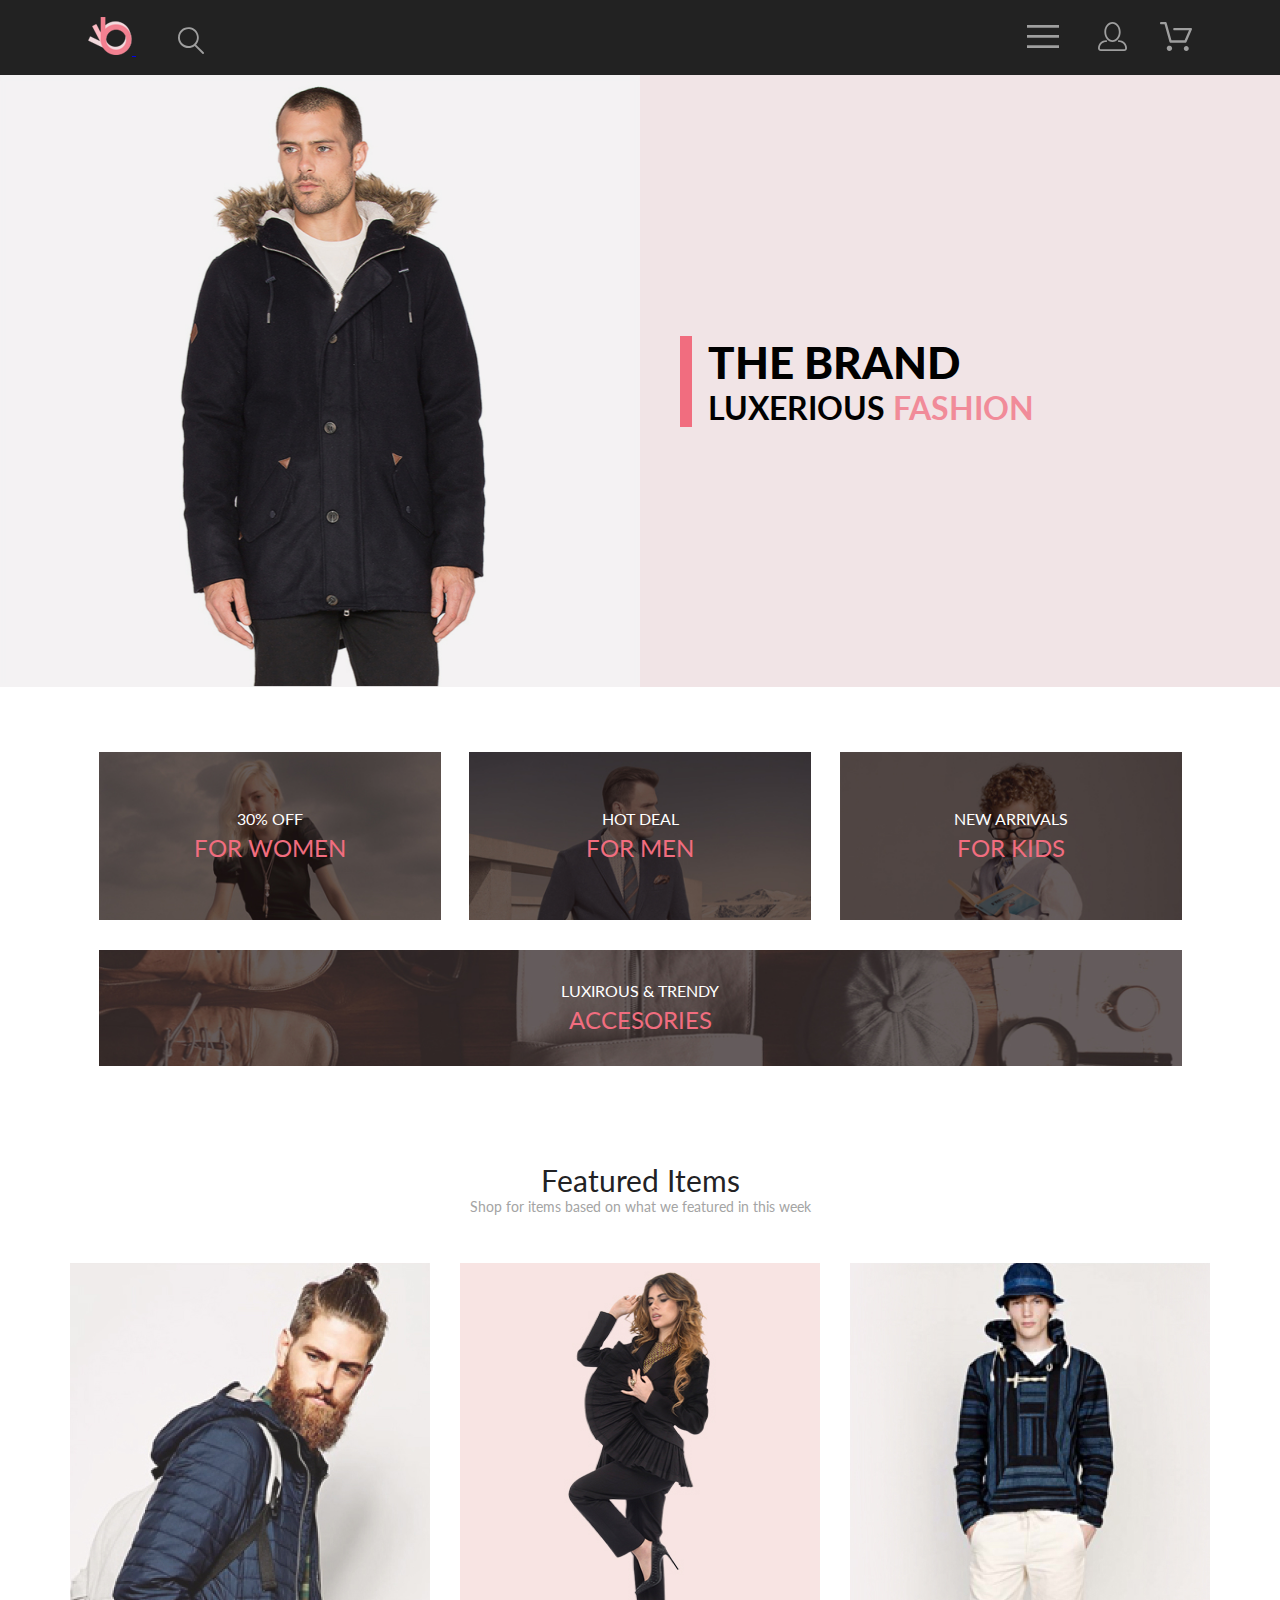
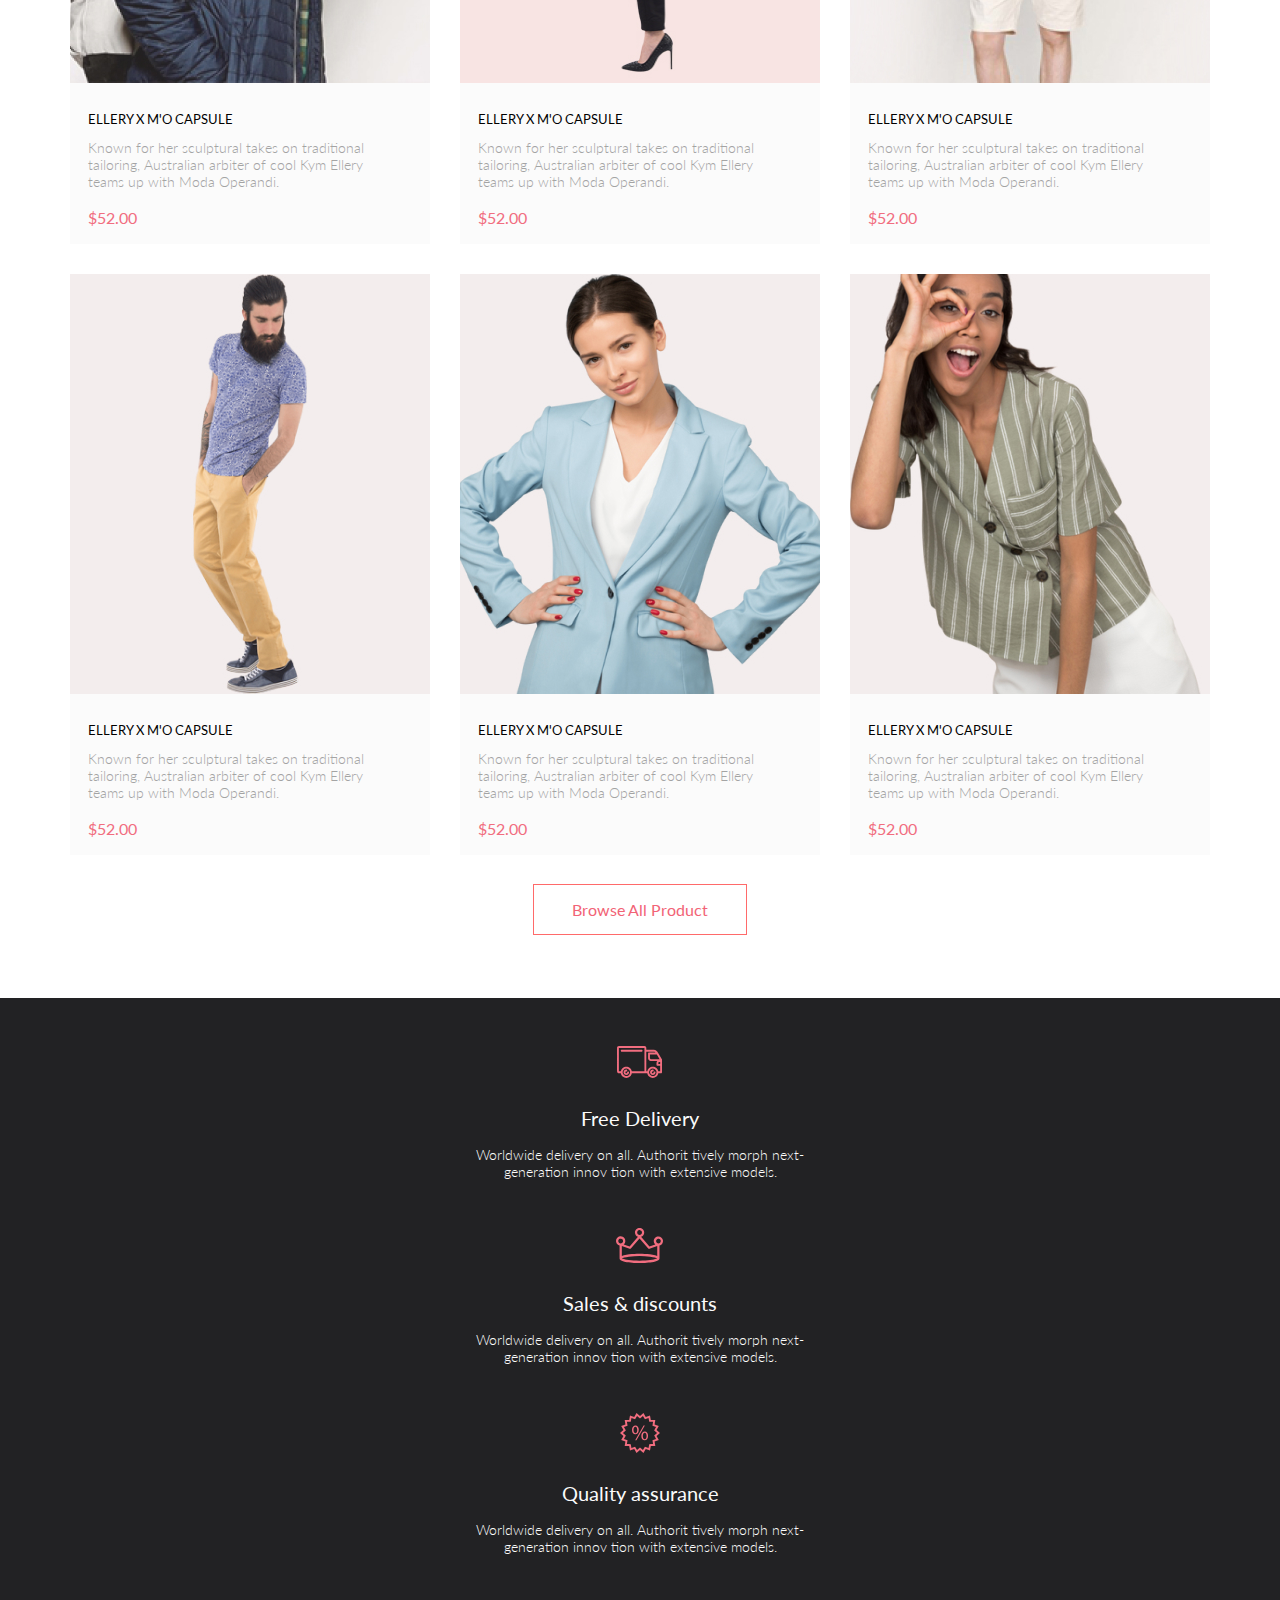
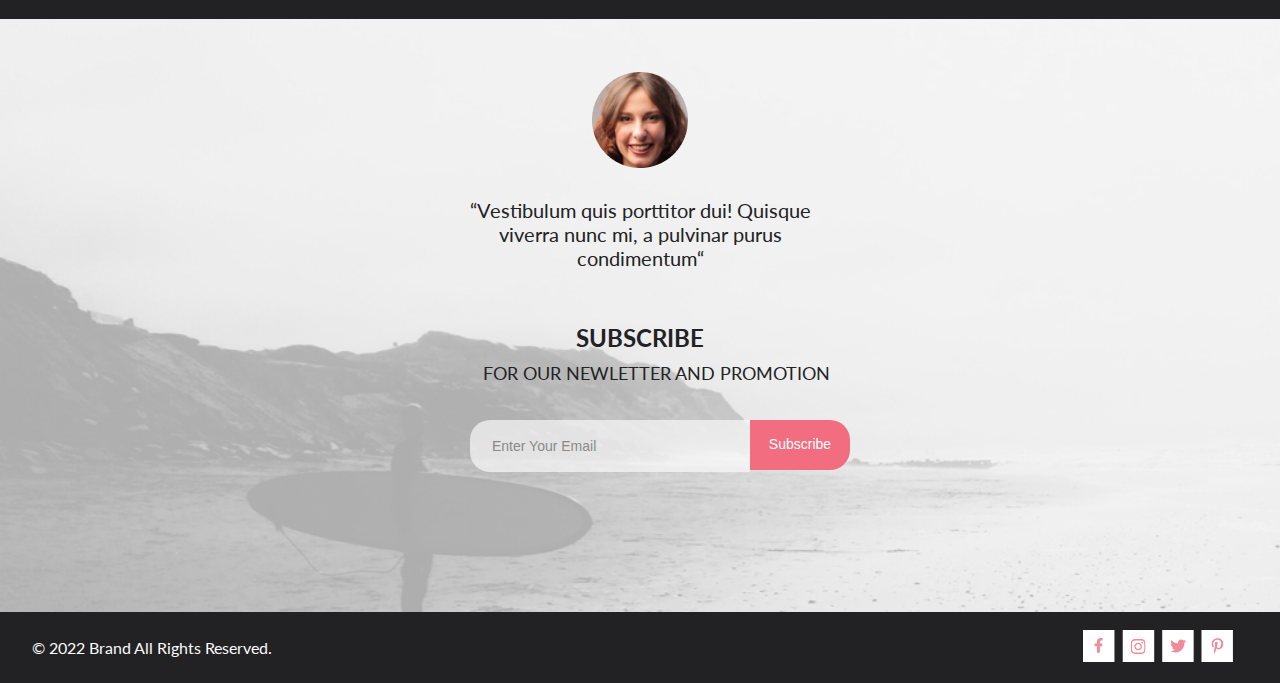
<file: index.html>
<!DOCTYPE html>
<html lang="en">
<head>
    <meta charset="UTF-8">
    <meta http-equiv="X-UA-Compatible" content="IE=edge">
    <meta name="viewport" content="width=device-width, initial-scale=1.0">
    <link rel="stylesheet" href="./scss/style.css">
    <link rel="preconnect" href="https://fonts.googleapis.com">
    <link rel="preconnect" href="https://fonts.gstatic.com" crossorigin>
    <link href="https://fonts.googleapis.com/css2?family=Lato:ital,wght@0,300;0,400;0,700;1,400&display=swap"
        rel="stylesheet">
    <script src="./scripts/scripts.js"></script>
    <title>Shop.ru</title>
</head>
<body>
    <header class="header">
        <div class="container header__wrp">
            <div class="header__container">
                <a href="index.html" class="header__logo">
                    <svg width="44" height="38" viewBox="0 0 44 38" fill="none" xmlns="http://www.w3.org/2000/svg" xmlns:xlink="http://www.w3.org/1999/xlink">
                        <rect width="44" height="38" fill="url(#pattern0)"/>
                        <defs>
                        <pattern id="pattern0" patternContentUnits="objectBoundingBox" width="1" height="1">
                        <use xlink:href="#image0_128_53" transform="scale(0.0227273 0.0263158)"/>
                        </pattern>
                        <image id="image0_128_53" width="44" height="38" xlink:href="[data-uri]"/>
                        </defs>
                        </svg>
                </a>
                <a href="#" class="header__loupe">
                    <svg class="header__icon" width="27" height="28" viewBox="0 0 27 28" xmlns="http://www.w3.org/2000/svg">
                        <path d="M19.0596 17.6259C20.6713 15.8658 21.6282 13.6048 21.7698 11.2225C21.9113 8.84018 21.2288 6.48173 19.8369 4.54318C18.445 2.60463 16.4285 1.20404 14.126 0.576619C11.8234 -0.0508009 9.3751 0.13316 7.19217 1.09761C5.00923 2.06205 3.22463 3.74825 2.13804 5.87302C1.05145 7.9978 0.729054 10.4318 1.225 12.7661C1.72094 15.1005 3.00501 17.1932 4.86158 18.6927C6.71814 20.1922 9.03413 21.0072 11.4206 21.0009C13.673 21.004 15.8645 20.27 17.6606 18.9109L25.4086 26.7179C25.4941 26.807 25.5965 26.8781 25.7099 26.927C25.8232 26.9759 25.9452 27.0017 26.0686 27.0029C26.1923 27.0033 26.3148 26.9782 26.4283 26.9292C26.5419 26.8801 26.6441 26.8082 26.7286 26.7179C26.9025 26.537 26.9997 26.2958 26.9997 26.0449C26.9997 25.794 26.9025 25.5528 26.7286 25.3719L19.0596 17.6259ZM2.88662 10.5009C2.89946 8.81563 3.41094 7.17187 4.35659 5.77685C5.30224 4.38183 6.63972 3.29801 8.20044 2.662C9.76115 2.02599 11.4752 1.86627 13.1266 2.20298C14.7779 2.53969 16.2926 3.35775 17.4797 4.55404C18.6668 5.75033 19.4732 7.27129 19.7972 8.92519C20.1212 10.5791 19.9483 12.2919 19.3002 13.8476C18.6522 15.4034 17.5581 16.7325 16.1559 17.6674C14.7536 18.6023 13.1059 19.1011 11.4206 19.1009C9.14916 19.0901 6.97482 18.1784 5.37484 16.566C3.77486 14.9537 2.87998 12.7724 2.88662 10.5009Z" />
                    </svg>
                </a>   
            </div>
            <ul class="header__menu-list">
                <div class="header__menu-list-nav-wrp">
                    <li>
                        <button href="#" class="header__burger" onclick="myFunction()">
                            <svg class="header__icon" width="32" height="23" viewBox="0 0 32 23" xmlns="http://www.w3.org/2000/svg">
                                <path d="M0 23V20.31H32V23H0ZM0 12.76V10.07H32V12.76H0ZM0 2.69V0H32V2.69H0Z" "/>
                            </svg>
                        </button>
                        <nav id="dropdown" class="header__nav">
                            <h2 class="header__nav-title">menu</h2>  
                            <ul class="header__nav-list">
                                <li class="header__nav-item nav-item">
                                    <h3 class="nav-item__title">man</h3>
                                    <ul class="nav-item__list">
                                        <li class="nav-item__item">Accessories</li>
                                        <li class="nav-item__item">Bags</li>
                                        <li class="nav-item__item">Denim</li>
                                        <li class="nav-item__item">T-Shirts</li>
                                    </ul>    
                                </li>    
                                <li class="header__nav-item nav-item">
                                    <h3 class="nav-item__title">women</h3>
                                    <ul class="nav-item__list">
                                        <li class="nav-item__item">Accessories</li>
                                        <li class="nav-item__item">Jackets & Coats</li>
                                        <li class="nav-item__item">Polos</li>
                                        <li class="nav-item__item">T-Shirts</li>
                                        <li class="nav-item__item">Shirts</li>
                                    </ul>
                                </li>    
                                <li class="header__nav-item nav-item">
                                    <h3 class="nav-item__title">kids</h3>
                                    <ul class="nav-item__list">
                                        <li class="nav-item__item">Accessories</li>
                                        <li class="nav-item__item">Jackets & Coats</li>
                                        <li class="nav-item__item">Polos</li>
                                        <li class="nav-item__item">T-Shirts</li>
                                        <li class="nav-item__item">Shirts</li>
                                        <li class="nav-item__item">Bags</li>
                                    </ul>
                                </li>    
                            </ul>         
                        </nav>
                    </li>
                    <li>
                        <a class="header__link reg" href="registration.html">
                            <svg class="header__icon" width="29" height="29" viewBox="0 0 29 29"  xmlns="http://www.w3.org/2000/svg">
                                <path d="M14.5 19.937C19 19.937 22.656 15.464 22.656 9.968C22.656 4.472 19 0 14.5 0C13.3631 0.0217413 12.2463 0.303398 11.2351 0.823397C10.2239 1.34339 9.34507 2.08794 8.66602 3C7.12663 4.99573 6.30819 7.45381 6.34399 9.974C6.34399 15.465 10 19.937 14.5 19.937ZM14.5 1.813C18 1.813 20.844 5.472 20.844 9.969C20.844 14.466 17.998 18.125 14.5 18.125C11.002 18.125 8.15603 14.465 8.15503 9.969C8.15403 5.473 11 1.813 14.5 1.813ZM20.844 18.125C20.6036 18.125 20.373 18.2205 20.203 18.3905C20.033 18.5605 19.9375 18.7911 19.9375 19.0315C19.9375 19.2719 20.033 19.5025 20.203 19.6725C20.373 19.8425 20.6036 19.938 20.844 19.938C22.526 19.9399 24.1386 20.6088 25.3279 21.7982C26.5172 22.9875 27.1861 24.6 27.188 26.282C27.1875 26.5221 27.0918 26.7523 26.922 26.9221C26.7522 27.0918 26.5221 27.1875 26.282 27.188H2.71997C2.47985 27.1875 2.24975 27.0918 2.07996 26.9221C1.91016 26.7523 1.81449 26.5221 1.81396 26.282C1.81608 24.6001 2.48517 22.9877 3.67444 21.7985C4.86371 20.6092 6.47608 19.9401 8.15796 19.938C8.39824 19.938 8.62868 19.8425 8.79858 19.6726C8.96849 19.5027 9.06396 19.2723 9.06396 19.032C9.06396 18.7917 8.96849 18.5613 8.79858 18.3914C8.62868 18.2215 8.39824 18.126 8.15796 18.126C5.99541 18.1279 3.92201 18.9875 2.39258 20.5164C0.863144 22.0453 0.00264777 24.1185 0 26.281C0.000794067 27.0019 0.287502 27.693 0.797241 28.2027C1.30698 28.7125 1.99811 28.9992 2.71899 29H26.282C27.0027 28.9989 27.6936 28.7121 28.2031 28.2024C28.7126 27.6927 28.9992 27.0017 29 26.281C28.9974 24.1187 28.1372 22.0457 26.6083 20.5168C25.0793 18.9878 23.0063 18.1276 20.844 18.125Z" />
                            </svg>
                        </a>
                    </li>
                    <li>
                        <a class="header__link cart__icon" href="cart.html">
                            <svg class="header__icon" width="32" height="29" viewBox="0 0 32 29" xmlns="http://www.w3.org/2000/svg">
                                <path d="M26.2009 29C25.5532 28.9738 24.9415 28.6948 24.4972 28.2227C24.0529 27.7506 23.8114 27.1232 23.8245 26.475C23.8376 25.8269 24.1043 25.2097 24.5673 24.7559C25.0303 24.3022 25.6527 24.048 26.301 24.048C26.9493 24.048 27.5717 24.3022 28.0347 24.7559C28.4977 25.2097 28.7644 25.8269 28.7775 26.475C28.7906 27.1232 28.549 27.7506 28.1047 28.2227C27.6604 28.6948 27.0488 28.9738 26.401 29H26.2009ZM6.75293 26.32C6.75293 25.79 6.91011 25.2718 7.20459 24.8311C7.49907 24.3904 7.91764 24.0469 8.40735 23.844C8.89705 23.6412 9.43594 23.5881 9.95581 23.6915C10.4757 23.7949 10.9532 24.0502 11.328 24.425C11.7028 24.7998 11.9581 25.2773 12.0615 25.7972C12.1649 26.317 12.1118 26.8559 11.9089 27.3456C11.7061 27.8353 11.3626 28.2539 10.9219 28.5483C10.4812 28.8428 9.96304 29 9.43298 29C9.08087 29.0003 8.73212 28.9311 8.40674 28.7966C8.08136 28.662 7.78569 28.4646 7.53662 28.2158C7.28755 27.9669 7.09001 27.6713 6.9552 27.3461C6.82039 27.0208 6.75098 26.6721 6.75098 26.32H6.75293ZM10.553 20.686C10.2935 20.6868 10.0409 20.6024 9.83411 20.4457C9.62727 20.2891 9.47758 20.0689 9.40796 19.819L4.57495 2.36401H1.18201C0.868521 2.36401 0.567859 2.23947 0.346191 2.01781C0.124523 1.79614 0 1.49549 0 1.18201C0 0.868519 0.124523 0.567873 0.346191 0.346205C0.567859 0.124537 0.868521 5.81268e-06 1.18201 5.81268e-06H5.46301C5.7225 -0.00080736 5.97504 0.0837201 6.18176 0.240568C6.38848 0.397416 6.53784 0.617884 6.60693 0.868006L11.4399 18.323H24.6179L29.001 8.27501H14.401C14.2428 8.27961 14.0854 8.25242 13.9379 8.19507C13.7904 8.13771 13.6559 8.05134 13.5424 7.94108C13.4288 7.83082 13.3386 7.69891 13.277 7.55315C13.2154 7.40739 13.1836 7.25075 13.1836 7.0925C13.1836 6.93426 13.2154 6.77762 13.277 6.63186C13.3386 6.4861 13.4288 6.35419 13.5424 6.24393C13.6559 6.13367 13.7904 6.0473 13.9379 5.98994C14.0854 5.93259 14.2428 5.90541 14.401 5.91001H30.814C31.0097 5.90996 31.2022 5.95866 31.3744 6.05172C31.5465 6.14478 31.6928 6.27926 31.7999 6.44301C31.9078 6.60729 31.9734 6.79569 31.9908 6.99145C32.0083 7.18721 31.9771 7.38424 31.9 7.565L26.495 19.977C26.4026 20.1876 26.251 20.3668 26.0585 20.4927C25.866 20.6186 25.641 20.6858 25.411 20.686H10.553Z" />
                            </svg>
                        </a>
                    </li>
            </div>
            </ul>
            
        </div>    
    </header>
    <main>
        <section class="brand">
            <img class="brand-img" src="./img/men.jpg" alt="men">
            <div class="brand__title-wrp focus-in-expand-fwd">
                    <h1 class="brand__title">the brand <span class="brand__title-lower">luxerious <span
                            class="brand__title-pink">fashion</span></span></h1>           
            </div>                
        </section>
        <section class="sales text-focus-in">
            <div class="container">
                <h2 class="visually-hidden">sales</h2>
                <ul class="sales__list">
                    <li class="sales__item sales__item--woman">
                        <p class="sales__item-text">30% off</p>
                        <h3 class="sales__item-title">for women</h3>
                    </li>
                    <li class="sales__item sales__item--man">
                        <p class="sales__item-text">hot deal</p>
                        <h3 class="sales__item-title">for men</h3>
                    </li>
                    <li class="sales__item sales__item--kids">
                        <p class="sales__item-text">new arrivals</p>
                        <h3 class="sales__item-title">for kids</h3>
                    </li>
                    <li class="sales__item sales__item--accesories">
                        <p class="sales__item-text">luxirous & trendy</p>
                        <h3 class="sales__item-title">accesories</h3>
                    </li>
                </ul>    
            </div>
        </section>
        <section class="popular">
            <div class="container">
                <div class="popular__middle-content">
                    <a class="popular__middle-content-link" href="product.html">
                        <h2 class="popular__middle-content-title">Featured Items</h2>
                    </a>
                    <p class="popular__middle-content-text">Shop for items based on what we featured in this week</p>
                </div>
                <ul class="popular__list">
                    <li class="popular__list-item">
                        <div class="popular__list-item-wrp">
                            <img class="popular__list-item-img" src="./img/men-collection.jpg" alt="products">
                            <button class="popular__list-item-button">Add to card</button>
                        </div>
                        <h3 class="popular__list-item-header">ellery x m'o capsule</h3>
                        <p class="popular__list-item-text">Known for her sculptural takes on traditional tailoring, Australian arbiter of cool Kym Ellery
                                teams up with Moda Operandi.</p>
                        <p class="popular__list-item-price">$52.00</p>
                    </li>
                    <li class="popular__list-item">
                        <div class="popular__list-item-wrp">
                            <img class="popular__list-item-img" src="./img/women.jpg" alt="products">
                            <button class="popular__list-item-button">Add to card</button>
                        </div>
                        <h3 class="popular__list-item-header">ellery x m'o capsule</h3>
                        <p class="popular__list-item-text">Known for her sculptural takes on traditional tailoring, Australian arbiter of cool Kym Ellery
                                teams up with Moda Operandi.</p>
                        <p class="popular__list-item-price">$52.00</p>
                    </li>
                    <li class="popular__list-item">
                        <div class="popular__list-item-wrp">
                            <img class="popular__list-item-img" src="./img/men-extra-clothes.jpg" alt="products">
                            <button class="popular__list-item-button">Add to card</button>
                        </div>
                        <h3 class="popular__list-item-header">ellery x m'o capsule</h3>
                        <p class="popular__list-item-text">Known for her sculptural takes on traditional tailoring, Australian arbiter of cool Kym Ellery
                                teams up with Moda Operandi.</p>
                        <p class="popular__list-item-price">$52.00</p>
                    </li>
                    <li class="popular__list-item">
                        <div class="popular__list-item-wrp">
                            <img class="popular__list-item-img" src="./img/men-beach-clothes.jpg" alt="products">
                            <button class="popular__list-item-button">Add to card</button>
                        </div>
                        <h3 class="popular__list-item-header">ellery x m'o capsule</h3>
                        <p class="popular__list-item-text">Known for her sculptural takes on traditional tailoring, Australian arbiter of cool Kym Ellery
                                teams up with Moda Operandi.</p>
                        <p class="popular__list-item-price">$52.00</p>
                    </li>
                    <li class="popular__list-item">
                        <div class="popular__list-item-wrp">
                            <img class="popular__list-item-img" src="./img/deal-women.jpg" alt="products">
                            <button class="popular__list-item-button">Add to card</button>
                        </div>
                        <h3 class="popular__list-item-header">ellery x m'o capsule</h3>
                        <p class="popular__list-item-text">Known for her sculptural takes on traditional tailoring, Australian arbiter of cool Kym Ellery
                                teams up with Moda Operandi.</p>
                        <p class="popular__list-item-price">$52.00</p>
                    </li>
                    <li class="popular__list-item">
                        <div class="popular__list-item-wrp">
                            <img class="popular__list-item-img" src="./img/happy-women.jpg" alt="products">
                            <button class="popular__list-item-button">Add to card</button>
                        </div>
                        <h3 class="popular__list-item-header">ellery x m'o capsule</h3>
                        <p class="popular__list-item-text">Known for her sculptural takes on traditional tailoring, Australian arbiter of cool Kym Ellery
                                teams up with Moda Operandi.</p>
                        <p class="popular__list-item-price">$52.00</p>
                    </li>
                </ul>
                <div class="popular__button">
                    <a class="popular__button-text" href="catalog.html">Browse All Product</a>
                </div>
            </div>    
        </section>
        <section class="advantages">
                <h3 class="visually-hidden">advantages</h3>
                <ul class="advantages__list">
                    <li class="advantages__list-suggestions delivery">
                        <img class="advantages__list-img" src="./img/car.svg" alt="car">
                        <h4 class="advantages__list-title">Free Delivery</h4>
                        <p class="advantages__list-text">Worldwide delivery on all. Authorit tively morph next-generation innov tion with extensive models.</p>
                    </li>
                    <li class="advantages__list-suggestions">
                        <img class="advantages__list-img" src="./img/crown.svg" alt="crown">
                        <h4 class="advantages__list-title">Sales & discounts</h4>
                        <p class="advantages__list-text">Worldwide delivery on all. Authorit tively morph next-generation innov tion with extensive models.</p>
                    </li>
                    <li class="advantages__list-suggestions assurance">
                        <img class="advantages__list-img" src="./img/sales.svg" alt="sales">
                        <h4 class="advantages__list-title">Quality assurance</h4>
                        <p class="advantages__list-text">Worldwide delivery on all. Authorit tively morph next-generation innov tion with extensive models.</p>
                    </li>
                </ul>
        </section>   
    </main>
    <footer class="footer">
        <section class="footer__begin">
            <div class="footer__begin-description">
                <img class="footer__begin-item" src="./img/face.png" alt="face">
                <p class="footer__begin-text">“Vestibulum quis porttitor dui! Quisque viverra nunc mi, a pulvinar purus condimentum“</p>
            </div>   
            <form class="footer__form">
                <h1 class="footer__form-title">subscribe</h1>
                <p class="footer__form-text">for our newletter and promotion</p>
                <div class="footer__form-input">
                    <input class="footer__form-input-email" type="email" required placeholder="Enter Your Email">
                    <button class="footer__form-button" type="submit">Subscribe</button>
                </div>
            </form>
    </section>
    <section class="footer__end">
    <div class="footer__end-rights">
        <p class="footer__end-text">© 2022  Brand  All Rights Reserved.</p>
    </div>
    <div class="footer__end-group">
        <a class="footer__end-logo">
            <svg class="footer__end-img" width="32" height="32" viewBox="0 0 32 32" fill="none" xmlns="http://www.w3.org/2000/svg">
                <path class="footer__end-path" d="M31.4506 0H0V32H31.4506V0Z" fill="white"/>
                <path d="M19.0884 16.28L19.5069 13.616H16.8902V11.8873C16.8902 11.1585 17.2557 10.4481 18.4277 10.4481H19.6172V8.17997C19.6172 8.17997 18.5377 8 17.5056 8C15.3507 8 13.9422 9.27593 13.9422 11.5857V13.616H11.5469V16.28H13.9422V22.72H16.8902V16.28H19.0884Z"/>
                </svg>
                
        </a>
        <a class="footer__end-logo inst">
            <svg class="footer__end-img" width="33" height="32" viewBox="0 0 33 32" xmlns="http://www.w3.org/2000/svg">
                <path class="footer__end-path" d="M32.1889 0H0.738281V32H32.1889V0Z" fill="white"/>
                <g clip-path="url(#clip0_128_232)">
                <path d="M16.139 12.6816C14.0238 12.6816 12.3177 14.3849 12.3177 16.4966C12.3177 18.6083 14.0238 20.3117 16.139 20.3117C18.2541 20.3117 19.9602 18.6083 19.9602 16.4966C19.9602 14.3849 18.2541 12.6816 16.139 12.6816ZM16.139 18.9769C14.7721 18.9769 13.6547 17.8646 13.6547 16.4966C13.6547 15.1287 14.7688 14.0164 16.139 14.0164C17.5092 14.0164 18.6233 15.1287 18.6233 16.4966C18.6233 17.8646 17.5058 18.9769 16.139 18.9769ZM21.0078 12.5255C21.0078 13.0203 20.6087 13.4154 20.1165 13.4154C19.621 13.4154 19.2252 13.0169 19.2252 12.5255C19.2252 12.0341 19.6243 11.6357 20.1165 11.6357C20.6087 11.6357 21.0078 12.0341 21.0078 12.5255ZM23.5386 13.4287C23.4821 12.2367 23.2094 11.1808 22.3347 10.3109C21.4634 9.44097 20.4058 9.1687 19.2119 9.10894C17.9814 9.03921 14.2932 9.03921 13.0627 9.10894C11.8721 9.16538 10.8145 9.43765 9.93987 10.3076C9.06522 11.1775 8.79584 12.2333 8.73597 13.4253C8.66613 14.6539 8.66613 18.3361 8.73597 19.5646C8.79251 20.7566 9.06522 21.8124 9.93987 22.6824C10.8145 23.5523 11.8688 23.8246 13.0627 23.8843C14.2932 23.9541 17.9814 23.9541 19.2119 23.8843C20.4058 23.8279 21.4634 23.5556 22.3347 22.6824C23.2061 21.8124 23.4788 20.7566 23.5386 19.5646C23.6085 18.3361 23.6085 14.6572 23.5386 13.4287ZM21.949 20.8828C21.6895 21.5335 21.1874 22.0349 20.5322 22.2972C19.5511 22.6857 17.2231 22.596 16.139 22.596C15.0548 22.596 12.7235 22.6824 11.7457 22.2972C11.0939 22.0382 10.5917 21.5369 10.329 20.8828C9.93987 19.9033 10.0297 17.5791 10.0297 16.4966C10.0297 15.4142 9.9432 13.0867 10.329 12.1105C10.5884 11.4597 11.0906 10.9583 11.7457 10.696C12.7268 10.3076 15.0548 10.3972 16.139 10.3972C17.2231 10.3972 19.5545 10.3109 20.5322 10.696C21.184 10.955 21.6862 11.4564 21.949 12.1105C22.3381 13.09 22.2483 15.4142 22.2483 16.4966C22.2483 17.5791 22.3381 19.9066 21.949 20.8828Z" />
                </g>
                <defs>
                <clipPath id="clip0_128_232">
                <rect class="inst-logo"width="14.8991" height="17" transform="translate(8.68555 8)"/>
                </clipPath>
                </defs>
                </svg>
        </a>
        <a class="footer__end-logo" href="https://twitter.com" target="_blank">
            <svg class="footer__end-img" width="32" height="32" viewBox="0 0 32 32" xmlns="http://www.w3.org/2000/svg">
                <path class="footer__end-path" d="M31.6635 0H0.212891V32H31.6635V0Z" fill="white"/>
                <g clip-path="url(#clip0_24_233)">
                <path d="M22.417 12.7405C22.427 12.8826 22.427 13.0248 22.427 13.1669C22.427 17.5019 19.1498 22.4969 13.1599 22.4969C11.3145 22.4969 9.60022 21.9588 8.1582 21.0248C8.4204 21.0552 8.67247 21.0654 8.94475 21.0654C10.4674 21.0654 11.8691 20.5476 12.9884 19.6644C11.5565 19.6339 10.3565 18.6898 9.94305 17.3903C10.1447 17.4207 10.3464 17.441 10.5582 17.441C10.8506 17.441 11.1431 17.4004 11.4153 17.3294C9.92291 17.0248 8.80355 15.705 8.80355 14.1111V14.0705C9.23715 14.3141 9.74139 14.4664 10.2758 14.4867C9.39849 13.8979 8.82373 12.8928 8.82373 11.7557C8.82373 11.1466 8.98504 10.5882 9.26741 10.1009C10.8708 12.0908 13.2809 13.3902 15.9833 13.5324C15.9329 13.2887 15.9027 13.035 15.9027 12.7811C15.9027 10.974 17.3548 9.50195 19.1598 9.50195C20.0976 9.50195 20.9446 9.89789 21.5396 10.5375C22.2757 10.3954 22.9816 10.1212 23.6068 9.74561C23.3648 10.507 22.8505 11.1466 22.1749 11.5527C22.8304 11.4817 23.4657 11.2989 24.0505 11.0451C23.6069 11.6948 23.0522 12.2735 22.417 12.7405Z" />
                </g>
                <defs>
                <clipPath id="clip0_24_233">
                <rect width="15.8924" height="16" transform="translate(8.1582 8)"/>
                </clipPath>
                </defs>
                </svg>
        </a>
        <a class="footer__end-logo" href="https://www.pinterest.ru" target="_blank">
            <svg class="footer__end-img" width="32" height="32" viewBox="0 0 32 32"  xmlns="http://www.w3.org/2000/svg">
                <path class="footer__end-path" d="M31.9252 0H0.474609V32H31.9252V0Z" fill="white"/>
                <g clip-path="url(#clip0_24_237)">
                <path d="M16.7403 8.20312C13.5556 8.20312 10.4082 10.3406 10.4082 13.8C10.4082 16 11.6374 17.25 12.3823 17.25C12.6896 17.25 12.8666 16.3875 12.8666 16.1438C12.8666 15.8531 12.1309 15.2344 12.1309 14.025C12.1309 11.5125 14.0305 9.73125 16.4889 9.73125C18.6027 9.73125 20.1671 10.9406 20.1671 13.1625C20.1671 14.8219 19.506 17.9344 17.3642 17.9344C16.5913 17.9344 15.9302 17.3719 15.9302 16.5656C15.9302 15.3844 16.7496 14.2406 16.7496 13.0219C16.7496 10.9531 13.835 11.3281 13.835 13.8281C13.835 14.3531 13.9002 14.9344 14.133 15.4125C13.7046 17.2688 12.8293 20.0344 12.8293 21.9469C12.8293 22.5375 12.9131 23.1188 12.969 23.7094C13.0745 23.8281 13.0218 23.8156 13.1832 23.7563C14.7476 21.6 14.6917 21.1781 15.3994 18.3562C15.7812 19.0875 16.7683 19.4812 17.5505 19.4812C20.8469 19.4812 22.3275 16.2469 22.3275 13.3313C22.3275 10.2281 19.6643 8.20312 16.7403 8.20312Z" />
                </g>
                <defs>
                <clipPath id="clip0_24_237">
                <rect width="11.9193" height="16"  transform="translate(10.4082 8)"/>
                </clipPath>
                </defs>
                </svg>
        </a>
    </div>
    </section>
    </footer>
</body>
</html>
</file>
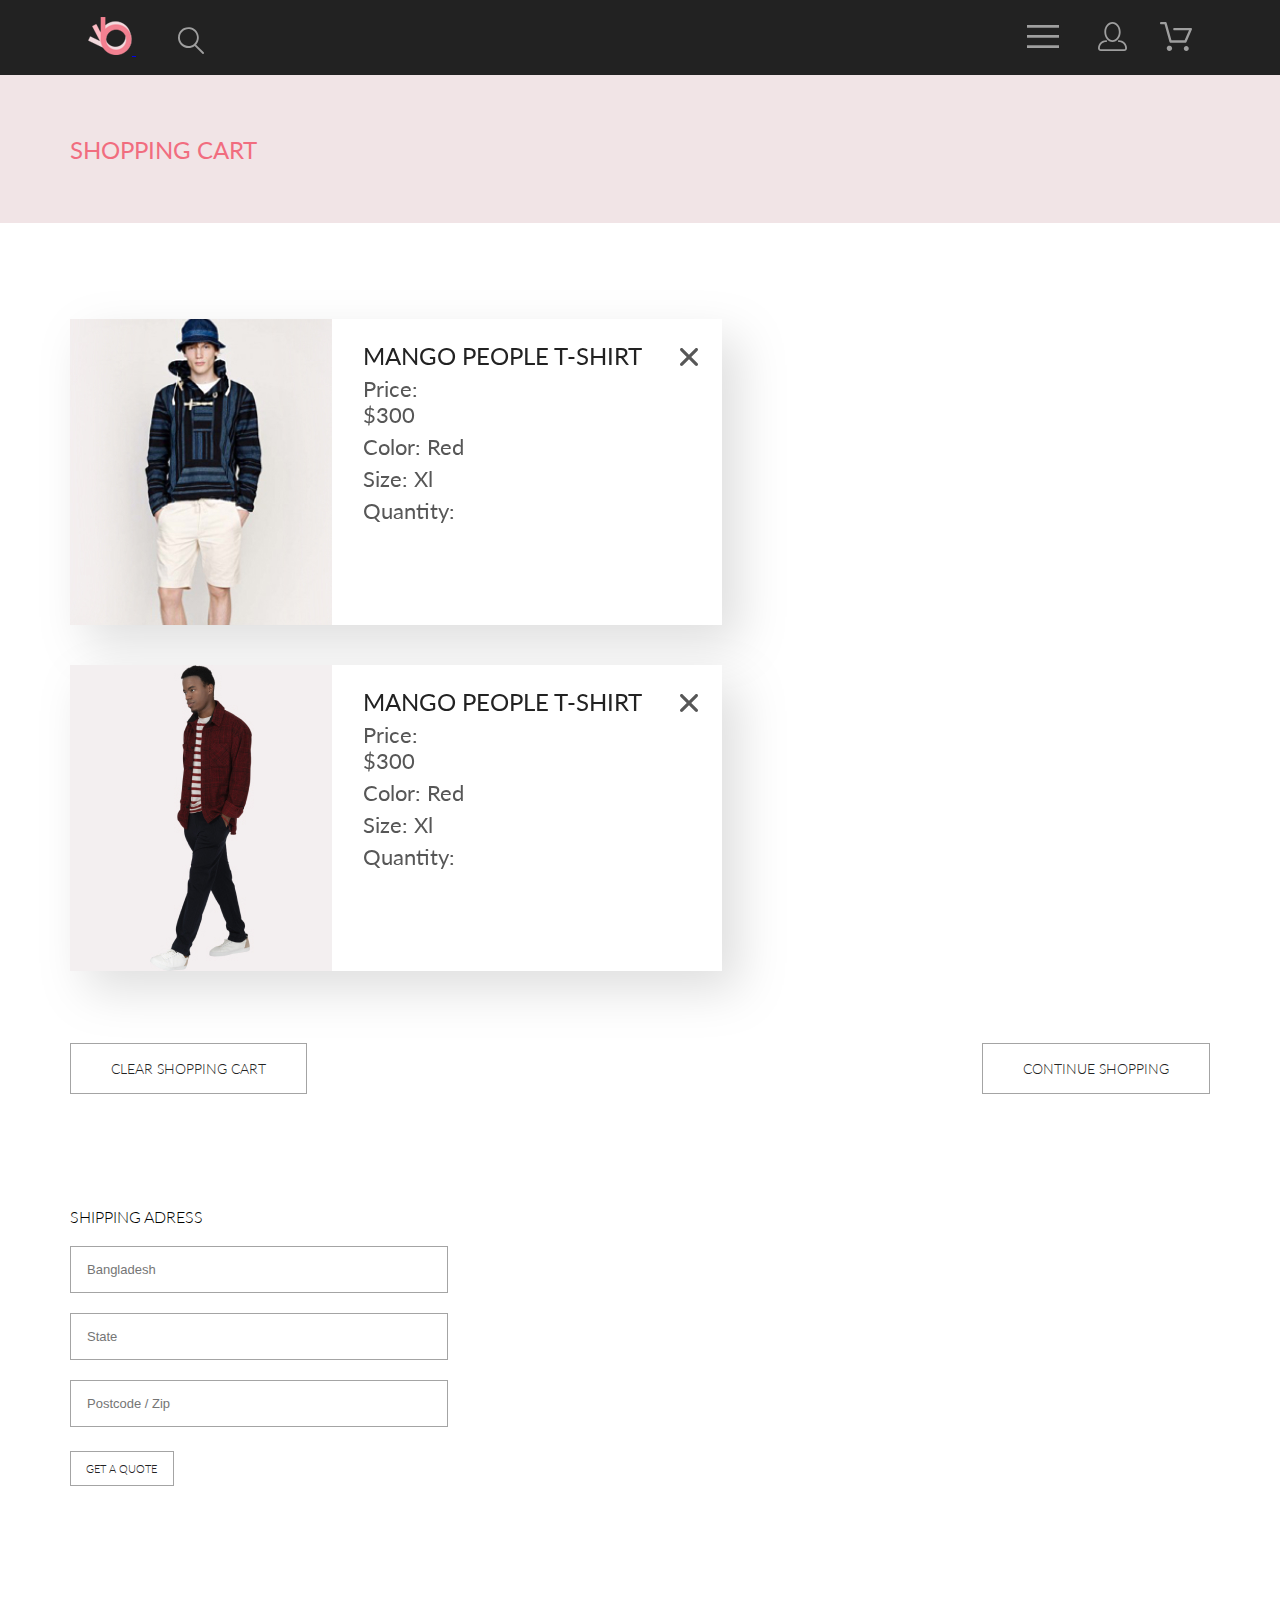
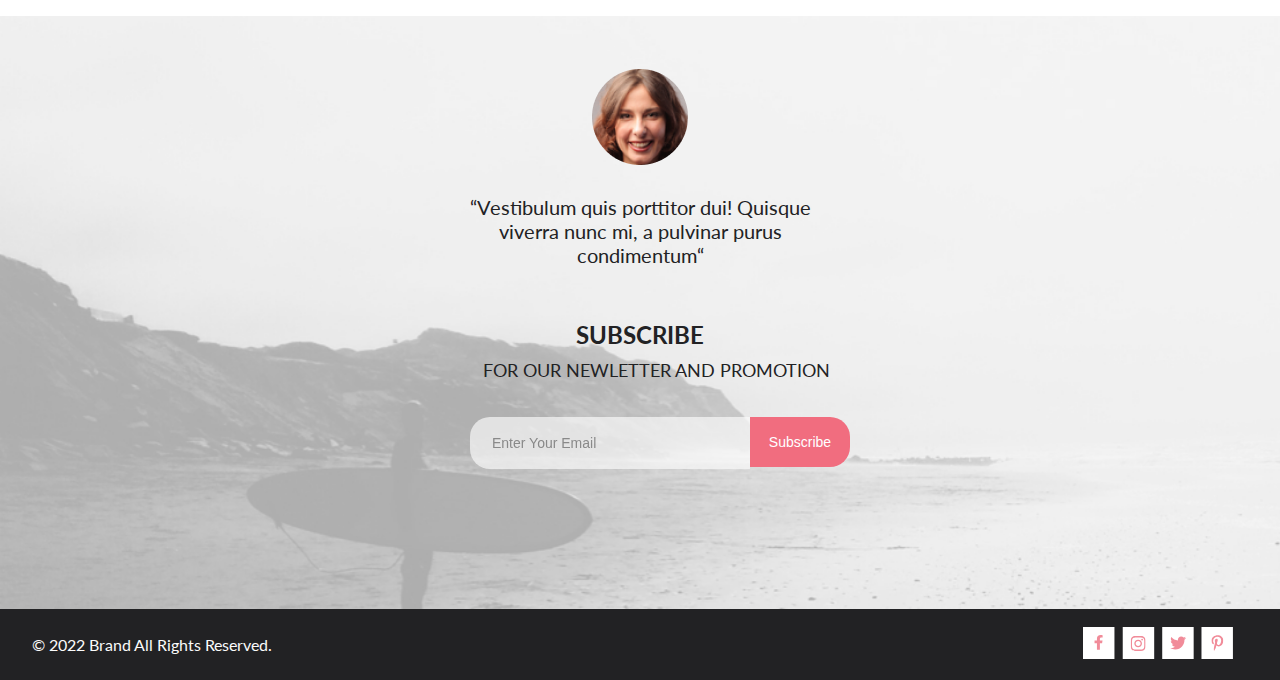
<file: cart.html>
<!DOCTYPE html>
<html lang="en">
<head>
    <meta charset="UTF-8">
    <meta http-equiv="X-UA-Compatible" content="IE=edge">
    <meta name="viewport" content="width=device-width, initial-scale=1.0">
    <link rel="stylesheet" href="./scss/style.css">
    <link rel="preconnect" href="https://fonts.googleapis.com">
    <link rel="preconnect" href="https://fonts.gstatic.com" crossorigin>
    <link href="https://fonts.googleapis.com/css2?family=Lato:ital,wght@0,300;0,400;0,700;1,400&display=swap"
        rel="stylesheet">
    <script src="./scripts/scripts.js"></script>
    <title>Shop.com</title>
</head>
<body>
    <header class="header">
        <div class="container header__wrp">
            <div class="header__container">
                <a href="index.html" class="header__logo">
                    <svg width="44" height="38" viewBox="0 0 44 38" fill="none" xmlns="http://www.w3.org/2000/svg" xmlns:xlink="http://www.w3.org/1999/xlink">
                        <rect width="44" height="38" fill="url(#pattern0)"/>
                        <defs>
                        <pattern id="pattern0" patternContentUnits="objectBoundingBox" width="1" height="1">
                        <use xlink:href="#image0_128_53" transform="scale(0.0227273 0.0263158)"/>
                        </pattern>
                        <image id="image0_128_53" width="44" height="38" xlink:href="[data-uri]"/>
                        </defs>
                        </svg>
                </a>
                <a href="#" class="header__loupe">
                    <svg class="header__icon" width="27" height="28" viewBox="0 0 27 28" xmlns="http://www.w3.org/2000/svg">
                        <path d="M19.0596 17.6259C20.6713 15.8658 21.6282 13.6048 21.7698 11.2225C21.9113 8.84018 21.2288 6.48173 19.8369 4.54318C18.445 2.60463 16.4285 1.20404 14.126 0.576619C11.8234 -0.0508009 9.3751 0.13316 7.19217 1.09761C5.00923 2.06205 3.22463 3.74825 2.13804 5.87302C1.05145 7.9978 0.729054 10.4318 1.225 12.7661C1.72094 15.1005 3.00501 17.1932 4.86158 18.6927C6.71814 20.1922 9.03413 21.0072 11.4206 21.0009C13.673 21.004 15.8645 20.27 17.6606 18.9109L25.4086 26.7179C25.4941 26.807 25.5965 26.8781 25.7099 26.927C25.8232 26.9759 25.9452 27.0017 26.0686 27.0029C26.1923 27.0033 26.3148 26.9782 26.4283 26.9292C26.5419 26.8801 26.6441 26.8082 26.7286 26.7179C26.9025 26.537 26.9997 26.2958 26.9997 26.0449C26.9997 25.794 26.9025 25.5528 26.7286 25.3719L19.0596 17.6259ZM2.88662 10.5009C2.89946 8.81563 3.41094 7.17187 4.35659 5.77685C5.30224 4.38183 6.63972 3.29801 8.20044 2.662C9.76115 2.02599 11.4752 1.86627 13.1266 2.20298C14.7779 2.53969 16.2926 3.35775 17.4797 4.55404C18.6668 5.75033 19.4732 7.27129 19.7972 8.92519C20.1212 10.5791 19.9483 12.2919 19.3002 13.8476C18.6522 15.4034 17.5581 16.7325 16.1559 17.6674C14.7536 18.6023 13.1059 19.1011 11.4206 19.1009C9.14916 19.0901 6.97482 18.1784 5.37484 16.566C3.77486 14.9537 2.87998 12.7724 2.88662 10.5009Z" />
                    </svg>
                </a>   
            </div>
            <ul class="header__menu-list">
                <div class="header__menu-list-nav-wrp">
                    <li>
                        <button href="#" class="header__burger" onclick="myFunction()">
                            <svg class="header__icon" width="32" height="23" viewBox="0 0 32 23" xmlns="http://www.w3.org/2000/svg">
                                <path d="M0 23V20.31H32V23H0ZM0 12.76V10.07H32V12.76H0ZM0 2.69V0H32V2.69H0Z" "/>
                            </svg>
                        </button>
                        <nav id="dropdown" class="header__nav">
                            <h2 class="header__nav-title">menu</h2>  
                            <ul class="header__nav-list">
                                <li class="header__nav-item nav-item">
                                    <h3 class="nav-item__title">man</h3>
                                    <ul class="nav-item__list">
                                        <li class="nav-item__item">Accessories</li>
                                        <li class="nav-item__item">Bags</li>
                                        <li class="nav-item__item">Denim</li>
                                        <li class="nav-item__item">T-Shirts</li>
                                    </ul>    
                                </li>    
                                <li class="header__nav-item nav-item">
                                    <h3 class="nav-item__title">women</h3>
                                    <ul class="nav-item__list">
                                        <li class="nav-item__item">Accessories</li>
                                        <li class="nav-item__item">Jackets & Coats</li>
                                        <li class="nav-item__item">Polos</li>
                                        <li class="nav-item__item">T-Shirts</li>
                                        <li class="nav-item__item">Shirts</li>
                                    </ul>
                                </li>    
                                <li class="header__nav-item nav-item">
                                    <h3 class="nav-item__title">kids</h3>
                                    <ul class="nav-item__list">
                                        <li class="nav-item__item">Accessories</li>
                                        <li class="nav-item__item">Jackets & Coats</li>
                                        <li class="nav-item__item">Polos</li>
                                        <li class="nav-item__item">T-Shirts</li>
                                        <li class="nav-item__item">Shirts</li>
                                        <li class="nav-item__item">Bags</li>
                                    </ul>
                                </li>    
                            </ul>         
                        </nav>
                    </li>
                    <li>
                        <a class="header__link reg" href="registration.html">
                            <svg class="header__icon" width="29" height="29" viewBox="0 0 29 29"  xmlns="http://www.w3.org/2000/svg">
                                <path d="M14.5 19.937C19 19.937 22.656 15.464 22.656 9.968C22.656 4.472 19 0 14.5 0C13.3631 0.0217413 12.2463 0.303398 11.2351 0.823397C10.2239 1.34339 9.34507 2.08794 8.66602 3C7.12663 4.99573 6.30819 7.45381 6.34399 9.974C6.34399 15.465 10 19.937 14.5 19.937ZM14.5 1.813C18 1.813 20.844 5.472 20.844 9.969C20.844 14.466 17.998 18.125 14.5 18.125C11.002 18.125 8.15603 14.465 8.15503 9.969C8.15403 5.473 11 1.813 14.5 1.813ZM20.844 18.125C20.6036 18.125 20.373 18.2205 20.203 18.3905C20.033 18.5605 19.9375 18.7911 19.9375 19.0315C19.9375 19.2719 20.033 19.5025 20.203 19.6725C20.373 19.8425 20.6036 19.938 20.844 19.938C22.526 19.9399 24.1386 20.6088 25.3279 21.7982C26.5172 22.9875 27.1861 24.6 27.188 26.282C27.1875 26.5221 27.0918 26.7523 26.922 26.9221C26.7522 27.0918 26.5221 27.1875 26.282 27.188H2.71997C2.47985 27.1875 2.24975 27.0918 2.07996 26.9221C1.91016 26.7523 1.81449 26.5221 1.81396 26.282C1.81608 24.6001 2.48517 22.9877 3.67444 21.7985C4.86371 20.6092 6.47608 19.9401 8.15796 19.938C8.39824 19.938 8.62868 19.8425 8.79858 19.6726C8.96849 19.5027 9.06396 19.2723 9.06396 19.032C9.06396 18.7917 8.96849 18.5613 8.79858 18.3914C8.62868 18.2215 8.39824 18.126 8.15796 18.126C5.99541 18.1279 3.92201 18.9875 2.39258 20.5164C0.863144 22.0453 0.00264777 24.1185 0 26.281C0.000794067 27.0019 0.287502 27.693 0.797241 28.2027C1.30698 28.7125 1.99811 28.9992 2.71899 29H26.282C27.0027 28.9989 27.6936 28.7121 28.2031 28.2024C28.7126 27.6927 28.9992 27.0017 29 26.281C28.9974 24.1187 28.1372 22.0457 26.6083 20.5168C25.0793 18.9878 23.0063 18.1276 20.844 18.125Z" />
                            </svg>
                        </a>
                    </li>
                    <li>
                        <a class="header__link cart__icon" href="cart.html">
                            <svg class="header__icon" width="32" height="29" viewBox="0 0 32 29" xmlns="http://www.w3.org/2000/svg">
                                <path d="M26.2009 29C25.5532 28.9738 24.9415 28.6948 24.4972 28.2227C24.0529 27.7506 23.8114 27.1232 23.8245 26.475C23.8376 25.8269 24.1043 25.2097 24.5673 24.7559C25.0303 24.3022 25.6527 24.048 26.301 24.048C26.9493 24.048 27.5717 24.3022 28.0347 24.7559C28.4977 25.2097 28.7644 25.8269 28.7775 26.475C28.7906 27.1232 28.549 27.7506 28.1047 28.2227C27.6604 28.6948 27.0488 28.9738 26.401 29H26.2009ZM6.75293 26.32C6.75293 25.79 6.91011 25.2718 7.20459 24.8311C7.49907 24.3904 7.91764 24.0469 8.40735 23.844C8.89705 23.6412 9.43594 23.5881 9.95581 23.6915C10.4757 23.7949 10.9532 24.0502 11.328 24.425C11.7028 24.7998 11.9581 25.2773 12.0615 25.7972C12.1649 26.317 12.1118 26.8559 11.9089 27.3456C11.7061 27.8353 11.3626 28.2539 10.9219 28.5483C10.4812 28.8428 9.96304 29 9.43298 29C9.08087 29.0003 8.73212 28.9311 8.40674 28.7966C8.08136 28.662 7.78569 28.4646 7.53662 28.2158C7.28755 27.9669 7.09001 27.6713 6.9552 27.3461C6.82039 27.0208 6.75098 26.6721 6.75098 26.32H6.75293ZM10.553 20.686C10.2935 20.6868 10.0409 20.6024 9.83411 20.4457C9.62727 20.2891 9.47758 20.0689 9.40796 19.819L4.57495 2.36401H1.18201C0.868521 2.36401 0.567859 2.23947 0.346191 2.01781C0.124523 1.79614 0 1.49549 0 1.18201C0 0.868519 0.124523 0.567873 0.346191 0.346205C0.567859 0.124537 0.868521 5.81268e-06 1.18201 5.81268e-06H5.46301C5.7225 -0.00080736 5.97504 0.0837201 6.18176 0.240568C6.38848 0.397416 6.53784 0.617884 6.60693 0.868006L11.4399 18.323H24.6179L29.001 8.27501H14.401C14.2428 8.27961 14.0854 8.25242 13.9379 8.19507C13.7904 8.13771 13.6559 8.05134 13.5424 7.94108C13.4288 7.83082 13.3386 7.69891 13.277 7.55315C13.2154 7.40739 13.1836 7.25075 13.1836 7.0925C13.1836 6.93426 13.2154 6.77762 13.277 6.63186C13.3386 6.4861 13.4288 6.35419 13.5424 6.24393C13.6559 6.13367 13.7904 6.0473 13.9379 5.98994C14.0854 5.93259 14.2428 5.90541 14.401 5.91001H30.814C31.0097 5.90996 31.2022 5.95866 31.3744 6.05172C31.5465 6.14478 31.6928 6.27926 31.7999 6.44301C31.9078 6.60729 31.9734 6.79569 31.9908 6.99145C32.0083 7.18721 31.9771 7.38424 31.9 7.565L26.495 19.977C26.4026 20.1876 26.251 20.3668 26.0585 20.4927C25.866 20.6186 25.641 20.6858 25.411 20.686H10.553Z" />
                            </svg>
                        </a>
                    </li>
            </div>
            </ul>
            
        </div>    
    </header>
<main>
    <section class="decoration">
        <div class="cart__decoration container">
            <h1 class="decoration__title">shopping cart</h1>
        </div>
    </section>
    <section class="cart container text-focus-in">
        <div class="cart__card">
            <div class="cart__item">
                <img class="cart__img" src="./img/cart-man.jpg" alt="cart-img">
                <div class="cart__content">
                    <h1 class="cart__title">mango  people  t-shirt</h1>
                    <img class="cart__svg" src="./img/close_button.svg">
                    <p class="cart__text">Price:<span class="main__card-price">$300</span></p>
                    <p class="cart__text">Color: Red</p>
                    <p class="cart__text">Size: Xl	</p>
                    <p class="cart__text">Quantity:</p>
                </div>
            </div>
            <div class="cart__item">
                <img class="cart__img" src="./img/cart-man-2.jpg" alt="cart-img">
                <div class="cart__content">
                    <h1 class="cart__title">mango  people  t-shirt</h1>
                    <img class="cart__svg" src="./img/close_button.svg">
                    <p class="cart__text">Price:<span class="main__card-price">$300</span></p>
                    <p class="cart__text">Color: Red</p>
                    <p class="cart__text">Size: Xl	</p>
                    <p class="cart__text">Quantity:</p>
                </div>
            </div> 
            <div class="cart__link">
                <a href="#" class="cart__button">
                    <p class="cart__button-text">clear shopping cart</p>
                </a> 
                <a href="#" class="cart__main-link-button cart__button">
                    <p class="cart__main-link-text cart__button-text">continue shopping</p>
                </a> 
            </div>
        </div>
        <fieldset class="cart__main-form">
            <label class="cart__main-form-group">
                <h1 class="cart__main-form-title"> shipping adress</h1>
                <input class="cart__main-form-input input" placeholder="Bangladesh">
            </label>
            <label class="cart__main-form-group">
                <input class="cart__main-form-input input" placeholder="State">
            </label>
            <label class="cart__main-form-group">
                <input class="cart__main-form-input input" placeholder="Postcode / Zip">
            </label>
            <a href="#" class="cart__main-form-button">
                <p class="cart__main-form-text">get a quote</p>
            </a>
        </fieldset>
    </section>
</main>
<footer class="footer">
    <section class="footer__begin">
        <div class="footer__begin-description">
            <img class="footer__begin-item" src="./img/face.png" alt="face">
            <p class="footer__begin-text">“Vestibulum quis porttitor dui! Quisque viverra nunc mi, a pulvinar purus condimentum“</p>
        </div>   
        <form class="footer__form">
            <h1 class="footer__form-title">subscribe</h1>
            <p class="footer__form-text">for our newletter and promotion</p>
            <div class="footer__form-input">
                <input class="footer__form-input-email" type="email" required placeholder="Enter Your Email">
                <button class="footer__form-button" type="submit">Subscribe</button>
            </div>
        </form>
</section>
<section class="footer__end">
<div class="footer__end-rights">
    <p class="footer__end-text">© 2022  Brand  All Rights Reserved.</p>
</div>
<div class="footer__end-group">
    <a class="footer__end-logo">
        <svg class="footer__end-img" width="32" height="32" viewBox="0 0 32 32" fill="none" xmlns="http://www.w3.org/2000/svg">
            <path class="footer__end-path" d="M31.4506 0H0V32H31.4506V0Z" fill="white"/>
            <path d="M19.0884 16.28L19.5069 13.616H16.8902V11.8873C16.8902 11.1585 17.2557 10.4481 18.4277 10.4481H19.6172V8.17997C19.6172 8.17997 18.5377 8 17.5056 8C15.3507 8 13.9422 9.27593 13.9422 11.5857V13.616H11.5469V16.28H13.9422V22.72H16.8902V16.28H19.0884Z"/>
            </svg>
            
    </a>
    <a class="footer__end-logo inst">
        <svg class="footer__end-img" width="33" height="32" viewBox="0 0 33 32" xmlns="http://www.w3.org/2000/svg">
            <path class="footer__end-path" d="M32.1889 0H0.738281V32H32.1889V0Z" fill="white"/>
            <g clip-path="url(#clip0_128_232)">
            <path d="M16.139 12.6816C14.0238 12.6816 12.3177 14.3849 12.3177 16.4966C12.3177 18.6083 14.0238 20.3117 16.139 20.3117C18.2541 20.3117 19.9602 18.6083 19.9602 16.4966C19.9602 14.3849 18.2541 12.6816 16.139 12.6816ZM16.139 18.9769C14.7721 18.9769 13.6547 17.8646 13.6547 16.4966C13.6547 15.1287 14.7688 14.0164 16.139 14.0164C17.5092 14.0164 18.6233 15.1287 18.6233 16.4966C18.6233 17.8646 17.5058 18.9769 16.139 18.9769ZM21.0078 12.5255C21.0078 13.0203 20.6087 13.4154 20.1165 13.4154C19.621 13.4154 19.2252 13.0169 19.2252 12.5255C19.2252 12.0341 19.6243 11.6357 20.1165 11.6357C20.6087 11.6357 21.0078 12.0341 21.0078 12.5255ZM23.5386 13.4287C23.4821 12.2367 23.2094 11.1808 22.3347 10.3109C21.4634 9.44097 20.4058 9.1687 19.2119 9.10894C17.9814 9.03921 14.2932 9.03921 13.0627 9.10894C11.8721 9.16538 10.8145 9.43765 9.93987 10.3076C9.06522 11.1775 8.79584 12.2333 8.73597 13.4253C8.66613 14.6539 8.66613 18.3361 8.73597 19.5646C8.79251 20.7566 9.06522 21.8124 9.93987 22.6824C10.8145 23.5523 11.8688 23.8246 13.0627 23.8843C14.2932 23.9541 17.9814 23.9541 19.2119 23.8843C20.4058 23.8279 21.4634 23.5556 22.3347 22.6824C23.2061 21.8124 23.4788 20.7566 23.5386 19.5646C23.6085 18.3361 23.6085 14.6572 23.5386 13.4287ZM21.949 20.8828C21.6895 21.5335 21.1874 22.0349 20.5322 22.2972C19.5511 22.6857 17.2231 22.596 16.139 22.596C15.0548 22.596 12.7235 22.6824 11.7457 22.2972C11.0939 22.0382 10.5917 21.5369 10.329 20.8828C9.93987 19.9033 10.0297 17.5791 10.0297 16.4966C10.0297 15.4142 9.9432 13.0867 10.329 12.1105C10.5884 11.4597 11.0906 10.9583 11.7457 10.696C12.7268 10.3076 15.0548 10.3972 16.139 10.3972C17.2231 10.3972 19.5545 10.3109 20.5322 10.696C21.184 10.955 21.6862 11.4564 21.949 12.1105C22.3381 13.09 22.2483 15.4142 22.2483 16.4966C22.2483 17.5791 22.3381 19.9066 21.949 20.8828Z" />
            </g>
            <defs>
            <clipPath id="clip0_128_232">
            <rect class="inst-logo"width="14.8991" height="17" transform="translate(8.68555 8)"/>
            </clipPath>
            </defs>
            </svg>
    </a>
    <a class="footer__end-logo" href="https://twitter.com" target="_blank">
        <svg class="footer__end-img" width="32" height="32" viewBox="0 0 32 32" xmlns="http://www.w3.org/2000/svg">
            <path class="footer__end-path" d="M31.6635 0H0.212891V32H31.6635V0Z" fill="white"/>
            <g clip-path="url(#clip0_24_233)">
            <path d="M22.417 12.7405C22.427 12.8826 22.427 13.0248 22.427 13.1669C22.427 17.5019 19.1498 22.4969 13.1599 22.4969C11.3145 22.4969 9.60022 21.9588 8.1582 21.0248C8.4204 21.0552 8.67247 21.0654 8.94475 21.0654C10.4674 21.0654 11.8691 20.5476 12.9884 19.6644C11.5565 19.6339 10.3565 18.6898 9.94305 17.3903C10.1447 17.4207 10.3464 17.441 10.5582 17.441C10.8506 17.441 11.1431 17.4004 11.4153 17.3294C9.92291 17.0248 8.80355 15.705 8.80355 14.1111V14.0705C9.23715 14.3141 9.74139 14.4664 10.2758 14.4867C9.39849 13.8979 8.82373 12.8928 8.82373 11.7557C8.82373 11.1466 8.98504 10.5882 9.26741 10.1009C10.8708 12.0908 13.2809 13.3902 15.9833 13.5324C15.9329 13.2887 15.9027 13.035 15.9027 12.7811C15.9027 10.974 17.3548 9.50195 19.1598 9.50195C20.0976 9.50195 20.9446 9.89789 21.5396 10.5375C22.2757 10.3954 22.9816 10.1212 23.6068 9.74561C23.3648 10.507 22.8505 11.1466 22.1749 11.5527C22.8304 11.4817 23.4657 11.2989 24.0505 11.0451C23.6069 11.6948 23.0522 12.2735 22.417 12.7405Z" />
            </g>
            <defs>
            <clipPath id="clip0_24_233">
            <rect width="15.8924" height="16" transform="translate(8.1582 8)"/>
            </clipPath>
            </defs>
            </svg>
    </a>
    <a class="footer__end-logo" href="https://www.pinterest.ru" target="_blank">
        <svg class="footer__end-img" width="32" height="32" viewBox="0 0 32 32"  xmlns="http://www.w3.org/2000/svg">
            <path class="footer__end-path" d="M31.9252 0H0.474609V32H31.9252V0Z" fill="white"/>
            <g clip-path="url(#clip0_24_237)">
            <path d="M16.7403 8.20312C13.5556 8.20312 10.4082 10.3406 10.4082 13.8C10.4082 16 11.6374 17.25 12.3823 17.25C12.6896 17.25 12.8666 16.3875 12.8666 16.1438C12.8666 15.8531 12.1309 15.2344 12.1309 14.025C12.1309 11.5125 14.0305 9.73125 16.4889 9.73125C18.6027 9.73125 20.1671 10.9406 20.1671 13.1625C20.1671 14.8219 19.506 17.9344 17.3642 17.9344C16.5913 17.9344 15.9302 17.3719 15.9302 16.5656C15.9302 15.3844 16.7496 14.2406 16.7496 13.0219C16.7496 10.9531 13.835 11.3281 13.835 13.8281C13.835 14.3531 13.9002 14.9344 14.133 15.4125C13.7046 17.2688 12.8293 20.0344 12.8293 21.9469C12.8293 22.5375 12.9131 23.1188 12.969 23.7094C13.0745 23.8281 13.0218 23.8156 13.1832 23.7563C14.7476 21.6 14.6917 21.1781 15.3994 18.3562C15.7812 19.0875 16.7683 19.4812 17.5505 19.4812C20.8469 19.4812 22.3275 16.2469 22.3275 13.3313C22.3275 10.2281 19.6643 8.20312 16.7403 8.20312Z" />
            </g>
            <defs>
            <clipPath id="clip0_24_237">
            <rect width="11.9193" height="16"  transform="translate(10.4082 8)"/>
            </clipPath>
            </defs>
            </svg>
    </a>
</div>
</section>
</footer>
</body>
</html>
</file>
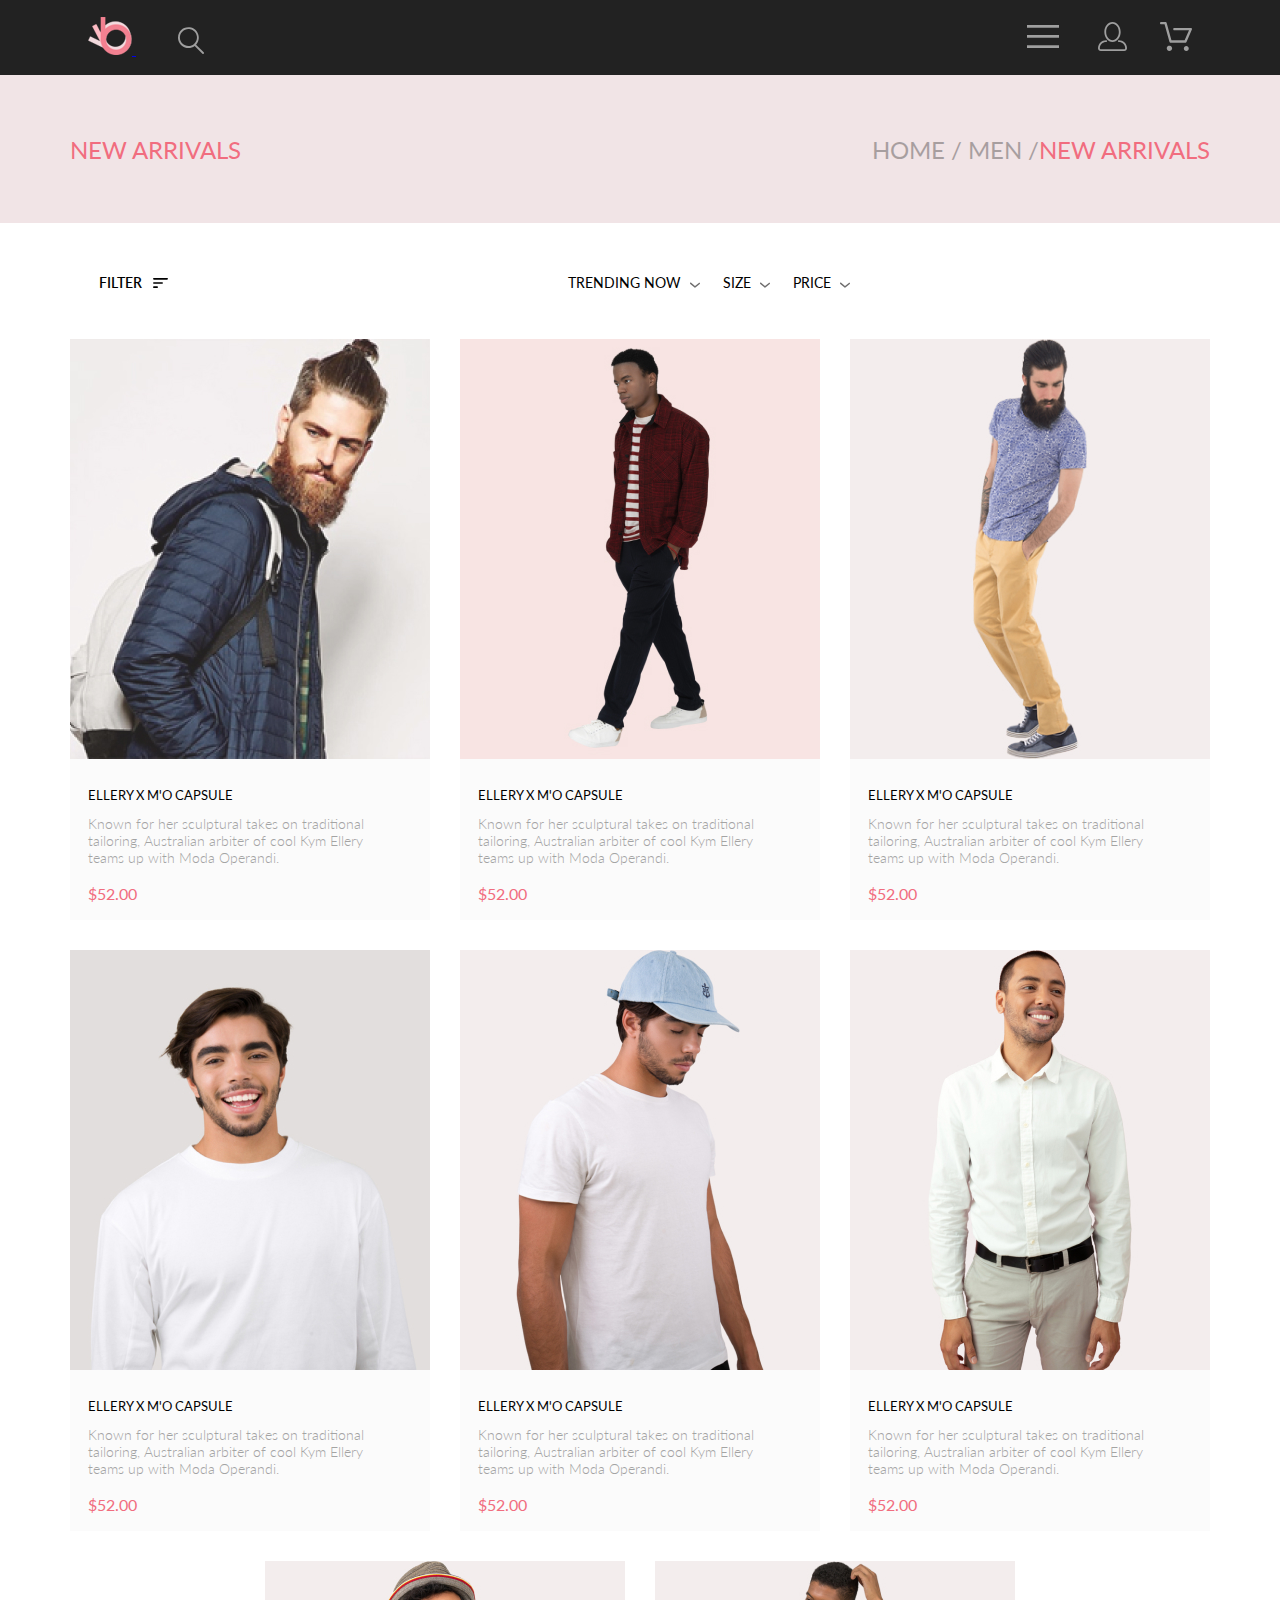
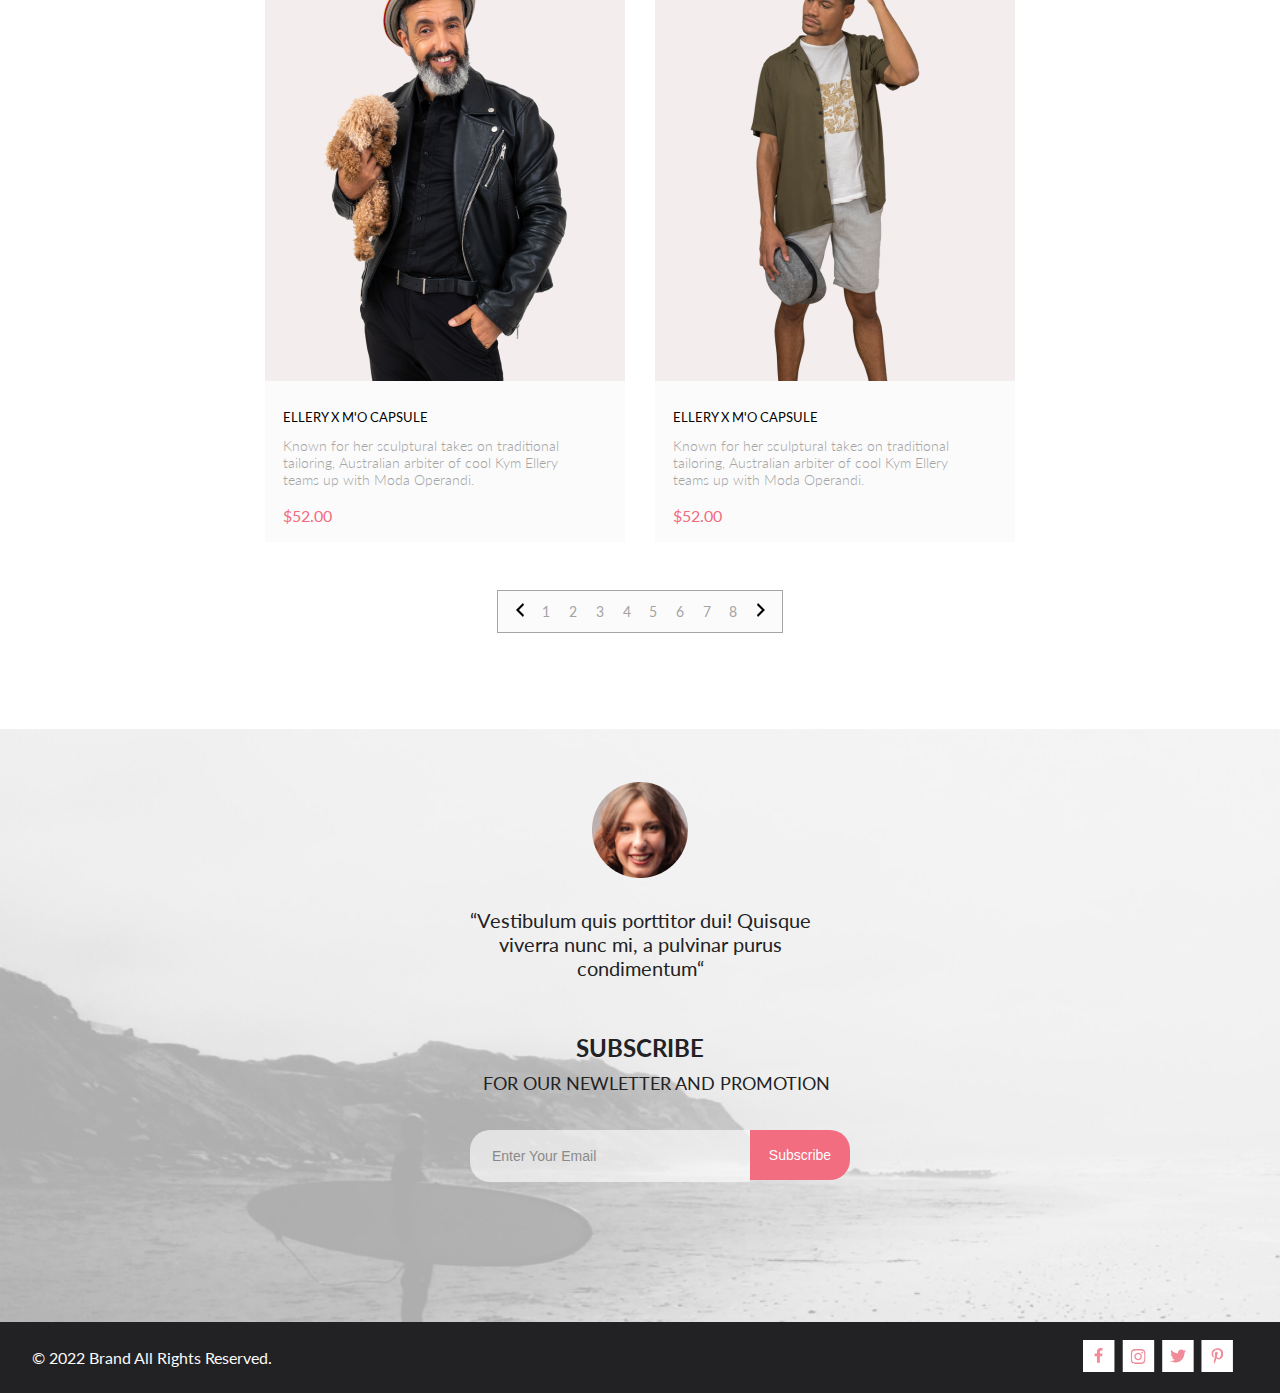
<file: catalog.html>
<!DOCTYPE html>
<html lang="en">
<head>
    <meta charset="UTF-8">
    <meta http-equiv="X-UA-Compatible" content="IE=edge">
    <meta name="viewport" content="width=device-width, initial-scale=1.0">
    <link rel="stylesheet" href="./scss/style.css">
    <link rel="preconnect" href="https://fonts.googleapis.com">
    <link rel="preconnect" href="https://fonts.gstatic.com" crossorigin>
    <link href="https://fonts.googleapis.com/css2?family=Lato:ital,wght@0,300;0,400;0,700;1,400&display=swap"
        rel="stylesheet">
    <link href="https://cdn.jsdelivr.net/npm/bootstrap@5.1.3/dist/css/bootstrap.min.css" rel="stylesheet" integrity="sha384-1BmE4kWBq78iYhFldvKuhfTAU6auU8tT94WrHftjDbrCEXSU1oBoqyl2QvZ6jIW3" crossorigin="anonymous">
    <script src="./scripts/scripts.js"></script>
    <title>Shop.ru</title>
</head>
<body>
    <header class="header">
        <div class="container header__wrp">
            <div class="header__container">
                <a href="index.html" class="header__logo">
                    <svg width="44" height="38" viewBox="0 0 44 38" fill="none" xmlns="http://www.w3.org/2000/svg" xmlns:xlink="http://www.w3.org/1999/xlink">
                        <rect width="44" height="38" fill="url(#pattern0)"/>
                        <defs>
                        <pattern id="pattern0" patternContentUnits="objectBoundingBox" width="1" height="1">
                        <use xlink:href="#image0_128_53" transform="scale(0.0227273 0.0263158)"/>
                        </pattern>
                        <image id="image0_128_53" width="44" height="38" xlink:href="[data-uri]"/>
                        </defs>
                        </svg>
                </a>
                <a href="#" class="header__loupe">
                    <svg class="header__icon" width="27" height="28" viewBox="0 0 27 28" xmlns="http://www.w3.org/2000/svg">
                        <path d="M19.0596 17.6259C20.6713 15.8658 21.6282 13.6048 21.7698 11.2225C21.9113 8.84018 21.2288 6.48173 19.8369 4.54318C18.445 2.60463 16.4285 1.20404 14.126 0.576619C11.8234 -0.0508009 9.3751 0.13316 7.19217 1.09761C5.00923 2.06205 3.22463 3.74825 2.13804 5.87302C1.05145 7.9978 0.729054 10.4318 1.225 12.7661C1.72094 15.1005 3.00501 17.1932 4.86158 18.6927C6.71814 20.1922 9.03413 21.0072 11.4206 21.0009C13.673 21.004 15.8645 20.27 17.6606 18.9109L25.4086 26.7179C25.4941 26.807 25.5965 26.8781 25.7099 26.927C25.8232 26.9759 25.9452 27.0017 26.0686 27.0029C26.1923 27.0033 26.3148 26.9782 26.4283 26.9292C26.5419 26.8801 26.6441 26.8082 26.7286 26.7179C26.9025 26.537 26.9997 26.2958 26.9997 26.0449C26.9997 25.794 26.9025 25.5528 26.7286 25.3719L19.0596 17.6259ZM2.88662 10.5009C2.89946 8.81563 3.41094 7.17187 4.35659 5.77685C5.30224 4.38183 6.63972 3.29801 8.20044 2.662C9.76115 2.02599 11.4752 1.86627 13.1266 2.20298C14.7779 2.53969 16.2926 3.35775 17.4797 4.55404C18.6668 5.75033 19.4732 7.27129 19.7972 8.92519C20.1212 10.5791 19.9483 12.2919 19.3002 13.8476C18.6522 15.4034 17.5581 16.7325 16.1559 17.6674C14.7536 18.6023 13.1059 19.1011 11.4206 19.1009C9.14916 19.0901 6.97482 18.1784 5.37484 16.566C3.77486 14.9537 2.87998 12.7724 2.88662 10.5009Z" />
                    </svg>
                </a>   
            </div>
            <ul class="header__menu-list">
                <div class="header__menu-list-nav-wrp">
                    <li>
                        <button href="#" class="header__burger" onclick="myFunction()">
                            <svg class="header__icon" width="32" height="23" viewBox="0 0 32 23" xmlns="http://www.w3.org/2000/svg">
                                <path d="M0 23V20.31H32V23H0ZM0 12.76V10.07H32V12.76H0ZM0 2.69V0H32V2.69H0Z" "/>
                            </svg>
                        </button>
                        <nav id="dropdown" class="header__nav">
                            <h2 class="header__nav-title">menu</h2>  
                            <ul class="header__nav-list">
                                <li class="header__nav-item nav-item">
                                    <h3 class="nav-item__title">man</h3>
                                    <ul class="nav-item__list">
                                        <li class="nav-item__item">Accessories</li>
                                        <li class="nav-item__item">Bags</li>
                                        <li class="nav-item__item">Denim</li>
                                        <li class="nav-item__item">T-Shirts</li>
                                    </ul>    
                                </li>    
                                <li class="header__nav-item nav-item">
                                    <h3 class="nav-item__title">women</h3>
                                    <ul class="nav-item__list">
                                        <li class="nav-item__item">Accessories</li>
                                        <li class="nav-item__item">Jackets & Coats</li>
                                        <li class="nav-item__item">Polos</li>
                                        <li class="nav-item__item">T-Shirts</li>
                                        <li class="nav-item__item">Shirts</li>
                                    </ul>
                                </li>    
                                <li class="header__nav-item nav-item">
                                    <h3 class="nav-item__title">kids</h3>
                                    <ul class="nav-item__list">
                                        <li class="nav-item__item">Accessories</li>
                                        <li class="nav-item__item">Jackets & Coats</li>
                                        <li class="nav-item__item">Polos</li>
                                        <li class="nav-item__item">T-Shirts</li>
                                        <li class="nav-item__item">Shirts</li>
                                        <li class="nav-item__item">Bags</li>
                                    </ul>
                                </li>    
                            </ul>         
                        </nav>
                    </li>
                    <li>
                        <a class="header__link reg" href="registration.html">
                            <svg class="header__icon" width="29" height="29" viewBox="0 0 29 29"  xmlns="http://www.w3.org/2000/svg">
                                <path d="M14.5 19.937C19 19.937 22.656 15.464 22.656 9.968C22.656 4.472 19 0 14.5 0C13.3631 0.0217413 12.2463 0.303398 11.2351 0.823397C10.2239 1.34339 9.34507 2.08794 8.66602 3C7.12663 4.99573 6.30819 7.45381 6.34399 9.974C6.34399 15.465 10 19.937 14.5 19.937ZM14.5 1.813C18 1.813 20.844 5.472 20.844 9.969C20.844 14.466 17.998 18.125 14.5 18.125C11.002 18.125 8.15603 14.465 8.15503 9.969C8.15403 5.473 11 1.813 14.5 1.813ZM20.844 18.125C20.6036 18.125 20.373 18.2205 20.203 18.3905C20.033 18.5605 19.9375 18.7911 19.9375 19.0315C19.9375 19.2719 20.033 19.5025 20.203 19.6725C20.373 19.8425 20.6036 19.938 20.844 19.938C22.526 19.9399 24.1386 20.6088 25.3279 21.7982C26.5172 22.9875 27.1861 24.6 27.188 26.282C27.1875 26.5221 27.0918 26.7523 26.922 26.9221C26.7522 27.0918 26.5221 27.1875 26.282 27.188H2.71997C2.47985 27.1875 2.24975 27.0918 2.07996 26.9221C1.91016 26.7523 1.81449 26.5221 1.81396 26.282C1.81608 24.6001 2.48517 22.9877 3.67444 21.7985C4.86371 20.6092 6.47608 19.9401 8.15796 19.938C8.39824 19.938 8.62868 19.8425 8.79858 19.6726C8.96849 19.5027 9.06396 19.2723 9.06396 19.032C9.06396 18.7917 8.96849 18.5613 8.79858 18.3914C8.62868 18.2215 8.39824 18.126 8.15796 18.126C5.99541 18.1279 3.92201 18.9875 2.39258 20.5164C0.863144 22.0453 0.00264777 24.1185 0 26.281C0.000794067 27.0019 0.287502 27.693 0.797241 28.2027C1.30698 28.7125 1.99811 28.9992 2.71899 29H26.282C27.0027 28.9989 27.6936 28.7121 28.2031 28.2024C28.7126 27.6927 28.9992 27.0017 29 26.281C28.9974 24.1187 28.1372 22.0457 26.6083 20.5168C25.0793 18.9878 23.0063 18.1276 20.844 18.125Z" />
                            </svg>
                        </a>
                    </li>
                    <li>
                        <a class="header__link cart__icon" href="cart.html">
                            <svg class="header__icon" width="32" height="29" viewBox="0 0 32 29" xmlns="http://www.w3.org/2000/svg">
                                <path d="M26.2009 29C25.5532 28.9738 24.9415 28.6948 24.4972 28.2227C24.0529 27.7506 23.8114 27.1232 23.8245 26.475C23.8376 25.8269 24.1043 25.2097 24.5673 24.7559C25.0303 24.3022 25.6527 24.048 26.301 24.048C26.9493 24.048 27.5717 24.3022 28.0347 24.7559C28.4977 25.2097 28.7644 25.8269 28.7775 26.475C28.7906 27.1232 28.549 27.7506 28.1047 28.2227C27.6604 28.6948 27.0488 28.9738 26.401 29H26.2009ZM6.75293 26.32C6.75293 25.79 6.91011 25.2718 7.20459 24.8311C7.49907 24.3904 7.91764 24.0469 8.40735 23.844C8.89705 23.6412 9.43594 23.5881 9.95581 23.6915C10.4757 23.7949 10.9532 24.0502 11.328 24.425C11.7028 24.7998 11.9581 25.2773 12.0615 25.7972C12.1649 26.317 12.1118 26.8559 11.9089 27.3456C11.7061 27.8353 11.3626 28.2539 10.9219 28.5483C10.4812 28.8428 9.96304 29 9.43298 29C9.08087 29.0003 8.73212 28.9311 8.40674 28.7966C8.08136 28.662 7.78569 28.4646 7.53662 28.2158C7.28755 27.9669 7.09001 27.6713 6.9552 27.3461C6.82039 27.0208 6.75098 26.6721 6.75098 26.32H6.75293ZM10.553 20.686C10.2935 20.6868 10.0409 20.6024 9.83411 20.4457C9.62727 20.2891 9.47758 20.0689 9.40796 19.819L4.57495 2.36401H1.18201C0.868521 2.36401 0.567859 2.23947 0.346191 2.01781C0.124523 1.79614 0 1.49549 0 1.18201C0 0.868519 0.124523 0.567873 0.346191 0.346205C0.567859 0.124537 0.868521 5.81268e-06 1.18201 5.81268e-06H5.46301C5.7225 -0.00080736 5.97504 0.0837201 6.18176 0.240568C6.38848 0.397416 6.53784 0.617884 6.60693 0.868006L11.4399 18.323H24.6179L29.001 8.27501H14.401C14.2428 8.27961 14.0854 8.25242 13.9379 8.19507C13.7904 8.13771 13.6559 8.05134 13.5424 7.94108C13.4288 7.83082 13.3386 7.69891 13.277 7.55315C13.2154 7.40739 13.1836 7.25075 13.1836 7.0925C13.1836 6.93426 13.2154 6.77762 13.277 6.63186C13.3386 6.4861 13.4288 6.35419 13.5424 6.24393C13.6559 6.13367 13.7904 6.0473 13.9379 5.98994C14.0854 5.93259 14.2428 5.90541 14.401 5.91001H30.814C31.0097 5.90996 31.2022 5.95866 31.3744 6.05172C31.5465 6.14478 31.6928 6.27926 31.7999 6.44301C31.9078 6.60729 31.9734 6.79569 31.9908 6.99145C32.0083 7.18721 31.9771 7.38424 31.9 7.565L26.495 19.977C26.4026 20.1876 26.251 20.3668 26.0585 20.4927C25.866 20.6186 25.641 20.6858 25.411 20.686H10.553Z" />
                            </svg>
                        </a>
                    </li>
            </div>
            </ul>
            
        </div>    
    </header>
    <main>
        <div class="decoration">
            <section class="product__decoration container">
                <h1 class="decoration__title">new arrivals</h1>
                <h1 class="decoration__title"><span class="product__decoration-link-black">home / men /</span>new arrivals</h1>
            </section>
        </div>
        <section class="popular">
            <div class="container">
                <div class="popular__catalog-selectors container">
                    <div class="popular__catalog-filter">
                        <h1 class="popular__catalog-title">filter</h1>
                    </div>
                    <div class="popular__catalog-dropdowns">
                        <p class="popular__catalog-text choice__dropdowns-text">trending now</p>
                        <p class="popular__catalog-text choice__dropdowns-text">size</p>
                        <p class="popular__catalog-text choice__dropdowns-text">price</p>
                    </div>
                </div>
                <ul class="popular__list catalog__list">
                    <li class="popular__list-item">
                        <div class="popular__list-item-wrp">
                            <img class="popular__list-item-img" src="./img/men-collection.jpg" alt="products">
                            <button class="popular__list-item-button">Add to card</button>
                        </div>
                        <h3 class="popular__list-item-header">ellery x m'o capsule</h3>
                        <p class="popular__list-item-text">Known for her sculptural takes on traditional tailoring, Australian arbiter of cool Kym Ellery
                                teams up with Moda Operandi.</p>
                        <p class="popular__list-item-price">$52.00</p>
                    </li>
                    <li class="popular__list-item">
                        <div class="popular__list-item-wrp">
                            <img class="popular__list-item-img" src="./img/catalog-afroman.jpg" alt="products">
                            <button class="popular__list-item-button">Add to card</button>
                        </div>
                        <h3 class="popular__list-item-header">ellery x m'o capsule</h3>
                        <p class="popular__list-item-text">Known for her sculptural takes on traditional tailoring, Australian arbiter of cool Kym Ellery
                                teams up with Moda Operandi.</p>
                        <p class="popular__list-item-price">$52.00</p>
                    </li>
                    <li class="popular__list-item popular__list-item-extra">
                        <div class="popular__list-item-wrp">
                            <img class="popular__list-item-img" src="./img/men-extra-clothes.jpg" alt="products">
                            <button class="popular__list-item-button">Add to card</button>
                        </div>
                        <h3 class="popular__list-item-header">ellery x m'o capsule</h3>
                        <p class="popular__list-item-text">Known for her sculptural takes on traditional tailoring, Australian arbiter of cool Kym Ellery
                                teams up with Moda Operandi.</p>
                        <p class="popular__list-item-price">$52.00</p>
                    </li>
                    <li class="popular__list-item">
                        <div class="popular__list-item-wrp">
                            <img class="popular__list-item-img" src="./img/men-beach-clothes.jpg" alt="products">
                            <button class="popular__list-item-button">Add to card</button>
                        </div>
                        <h3 class="popular__list-item-header">ellery x m'o capsule</h3>
                        <p class="popular__list-item-text">Known for her sculptural takes on traditional tailoring, Australian arbiter of cool Kym Ellery
                                teams up with Moda Operandi.</p>
                        <p class="popular__list-item-price">$52.00</p>
                    </li>
                    <li class="popular__list-item">
                        <div class="popular__list-item-wrp">
                            <img class="popular__list-item-img" src="./img/indian-man.jpg" alt="products">
                            <button class="popular__list-item-button">Add to card</button>
                        </div>
                        <h3 class="popular__list-item-header">ellery x m'o capsule</h3>
                        <p class="popular__list-item-text">Known for her sculptural takes on traditional tailoring, Australian arbiter of cool Kym Ellery
                                teams up with Moda Operandi.</p>
                        <p class="popular__list-item-price">$52.00</p>
                    </li>
                    <li class="popular__list-item">
                        <div class="popular__list-item-wrp">
                            <img class="popular__list-item-img" src="./img/indian-man-2.jpg" alt="products">
                            <button class="popular__list-item-button">Add to card</button>
                        </div>
                        <h3 class="popular__list-item-header">ellery x m'o capsule</h3>
                        <p class="popular__list-item-text">Known for her sculptural takes on traditional tailoring, Australian arbiter of cool Kym Ellery
                                teams up with Moda Operandi.</p>
                        <p class="popular__list-item-price">$52.00</p>
                    </li>
                    <li class="popular__list-item">
                        <div class="popular__list-item-wrp">
                            <img class="popular__list-item-img" src="./img/afroman-in-shirt.jpg" alt="products">
                            <button class="popular__list-item-button">Add to card</button>
                        </div>
                        <h3 class="popular__list-item-header">ellery x m'o capsule</h3>
                        <p class="popular__list-item-text">Known for her sculptural takes on traditional tailoring, Australian arbiter of cool Kym Ellery
                                teams up with Moda Operandi.</p>
                        <p class="popular__list-item-price">$52.00</p>
                    </li>
                    <li class="popular__list-item">
                        <div class="popular__list-item-wrp">
                            <img class="popular__list-item-img" src="./img/italian-man.jpg" alt="products">
                            <button class="popular__list-item-button">Add to card</button>
                        </div>
                        <h3 class="popular__list-item-header">ellery x m'o capsule</h3>
                        <p class="popular__list-item-text">Known for her sculptural takes on traditional tailoring, Australian arbiter of cool Kym Ellery
                                teams up with Moda Operandi.</p>
                        <p class="popular__list-item-price">$52.00</p>
                    </li>
                    <li class="popular__list-item">
                        <div class="popular__list-item-wrp">
                            <img class="popular__list-item-img" src="./img/man-in-beach-clth-2.jpg" alt="products">
                            <button class="popular__list-item-button">Add to card</button>
                        </div>
                        <h3 class="popular__list-item-header">ellery x m'o capsule</h3>
                        <p class="popular__list-item-text">Known for her sculptural takes on traditional tailoring, Australian arbiter of cool Kym Ellery
                                teams up with Moda Operandi.</p>
                        <p class="popular__list-item-price">$52.00</p>
                    </li>
                </ul>
                <div class="catalog__pagination">
                    <div class="catalog__pagination-links">
                        <a class="catalog__pagination-text" href="#">1</a>
                        <a class="catalog__pagination-text" href="#">2</a>
                        <a class="catalog__pagination-text" href="#">3</a>
                        <a class="catalog__pagination-text" href="#">4</a>
                        <a class="catalog__pagination-text" href="#">5</a>
                        <a class="catalog__pagination-text" href="#">6</a>
                        <a class="catalog__pagination-text" href="#">7</a>
                        <a class="catalog__pagination-text" href="#">8</a>
                    </div>
                </div>
        </section>
    </main>
    <footer class="footer">
        <section class="footer__begin">
            <div class="footer__begin-description">
                <img class="footer__begin-item" src="./img/face.png" alt="face">
                <p class="footer__begin-text">“Vestibulum quis porttitor dui! Quisque viverra nunc mi, a pulvinar purus condimentum“</p>
            </div>   
            <form class="footer__form">
                <h1 class="footer__form-title">subscribe</h1>
                <p class="footer__form-text">for our newletter and promotion</p>
                <div class="footer__form-input">
                    <input class="footer__form-input-email" type="email" required placeholder="Enter Your Email">
                    <button class="footer__form-button" type="submit">Subscribe</button>
                </div>
            </form>
    </section>
    <section class="footer__end">
    <div class="footer__end-rights">
        <p class="footer__end-text">© 2022  Brand  All Rights Reserved.</p>
    </div>
    <div class="footer__end-group">
        <a class="footer__end-logo">
            <svg class="footer__end-img" width="32" height="32" viewBox="0 0 32 32" fill="none" xmlns="http://www.w3.org/2000/svg">
                <path class="footer__end-path" d="M31.4506 0H0V32H31.4506V0Z" fill="white"/>
                <path d="M19.0884 16.28L19.5069 13.616H16.8902V11.8873C16.8902 11.1585 17.2557 10.4481 18.4277 10.4481H19.6172V8.17997C19.6172 8.17997 18.5377 8 17.5056 8C15.3507 8 13.9422 9.27593 13.9422 11.5857V13.616H11.5469V16.28H13.9422V22.72H16.8902V16.28H19.0884Z"/>
                </svg>
                
        </a>
        <a class="footer__end-logo inst">
            <svg class="footer__end-img" width="33" height="32" viewBox="0 0 33 32" xmlns="http://www.w3.org/2000/svg">
                <path class="footer__end-path" d="M32.1889 0H0.738281V32H32.1889V0Z" fill="white"/>
                <g clip-path="url(#clip0_128_232)">
                <path d="M16.139 12.6816C14.0238 12.6816 12.3177 14.3849 12.3177 16.4966C12.3177 18.6083 14.0238 20.3117 16.139 20.3117C18.2541 20.3117 19.9602 18.6083 19.9602 16.4966C19.9602 14.3849 18.2541 12.6816 16.139 12.6816ZM16.139 18.9769C14.7721 18.9769 13.6547 17.8646 13.6547 16.4966C13.6547 15.1287 14.7688 14.0164 16.139 14.0164C17.5092 14.0164 18.6233 15.1287 18.6233 16.4966C18.6233 17.8646 17.5058 18.9769 16.139 18.9769ZM21.0078 12.5255C21.0078 13.0203 20.6087 13.4154 20.1165 13.4154C19.621 13.4154 19.2252 13.0169 19.2252 12.5255C19.2252 12.0341 19.6243 11.6357 20.1165 11.6357C20.6087 11.6357 21.0078 12.0341 21.0078 12.5255ZM23.5386 13.4287C23.4821 12.2367 23.2094 11.1808 22.3347 10.3109C21.4634 9.44097 20.4058 9.1687 19.2119 9.10894C17.9814 9.03921 14.2932 9.03921 13.0627 9.10894C11.8721 9.16538 10.8145 9.43765 9.93987 10.3076C9.06522 11.1775 8.79584 12.2333 8.73597 13.4253C8.66613 14.6539 8.66613 18.3361 8.73597 19.5646C8.79251 20.7566 9.06522 21.8124 9.93987 22.6824C10.8145 23.5523 11.8688 23.8246 13.0627 23.8843C14.2932 23.9541 17.9814 23.9541 19.2119 23.8843C20.4058 23.8279 21.4634 23.5556 22.3347 22.6824C23.2061 21.8124 23.4788 20.7566 23.5386 19.5646C23.6085 18.3361 23.6085 14.6572 23.5386 13.4287ZM21.949 20.8828C21.6895 21.5335 21.1874 22.0349 20.5322 22.2972C19.5511 22.6857 17.2231 22.596 16.139 22.596C15.0548 22.596 12.7235 22.6824 11.7457 22.2972C11.0939 22.0382 10.5917 21.5369 10.329 20.8828C9.93987 19.9033 10.0297 17.5791 10.0297 16.4966C10.0297 15.4142 9.9432 13.0867 10.329 12.1105C10.5884 11.4597 11.0906 10.9583 11.7457 10.696C12.7268 10.3076 15.0548 10.3972 16.139 10.3972C17.2231 10.3972 19.5545 10.3109 20.5322 10.696C21.184 10.955 21.6862 11.4564 21.949 12.1105C22.3381 13.09 22.2483 15.4142 22.2483 16.4966C22.2483 17.5791 22.3381 19.9066 21.949 20.8828Z" />
                </g>
                <defs>
                <clipPath id="clip0_128_232">
                <rect class="inst-logo"width="14.8991" height="17" transform="translate(8.68555 8)"/>
                </clipPath>
                </defs>
                </svg>
        </a>
        <a class="footer__end-logo" href="https://twitter.com" target="_blank">
            <svg class="footer__end-img" width="32" height="32" viewBox="0 0 32 32" xmlns="http://www.w3.org/2000/svg">
                <path class="footer__end-path" d="M31.6635 0H0.212891V32H31.6635V0Z" fill="white"/>
                <g clip-path="url(#clip0_24_233)">
                <path d="M22.417 12.7405C22.427 12.8826 22.427 13.0248 22.427 13.1669C22.427 17.5019 19.1498 22.4969 13.1599 22.4969C11.3145 22.4969 9.60022 21.9588 8.1582 21.0248C8.4204 21.0552 8.67247 21.0654 8.94475 21.0654C10.4674 21.0654 11.8691 20.5476 12.9884 19.6644C11.5565 19.6339 10.3565 18.6898 9.94305 17.3903C10.1447 17.4207 10.3464 17.441 10.5582 17.441C10.8506 17.441 11.1431 17.4004 11.4153 17.3294C9.92291 17.0248 8.80355 15.705 8.80355 14.1111V14.0705C9.23715 14.3141 9.74139 14.4664 10.2758 14.4867C9.39849 13.8979 8.82373 12.8928 8.82373 11.7557C8.82373 11.1466 8.98504 10.5882 9.26741 10.1009C10.8708 12.0908 13.2809 13.3902 15.9833 13.5324C15.9329 13.2887 15.9027 13.035 15.9027 12.7811C15.9027 10.974 17.3548 9.50195 19.1598 9.50195C20.0976 9.50195 20.9446 9.89789 21.5396 10.5375C22.2757 10.3954 22.9816 10.1212 23.6068 9.74561C23.3648 10.507 22.8505 11.1466 22.1749 11.5527C22.8304 11.4817 23.4657 11.2989 24.0505 11.0451C23.6069 11.6948 23.0522 12.2735 22.417 12.7405Z" />
                </g>
                <defs>
                <clipPath id="clip0_24_233">
                <rect width="15.8924" height="16" transform="translate(8.1582 8)"/>
                </clipPath>
                </defs>
                </svg>
        </a>
        <a class="footer__end-logo" href="https://www.pinterest.ru" target="_blank">
            <svg class="footer__end-img" width="32" height="32" viewBox="0 0 32 32"  xmlns="http://www.w3.org/2000/svg">
                <path class="footer__end-path" d="M31.9252 0H0.474609V32H31.9252V0Z" fill="white"/>
                <g clip-path="url(#clip0_24_237)">
                <path d="M16.7403 8.20312C13.5556 8.20312 10.4082 10.3406 10.4082 13.8C10.4082 16 11.6374 17.25 12.3823 17.25C12.6896 17.25 12.8666 16.3875 12.8666 16.1438C12.8666 15.8531 12.1309 15.2344 12.1309 14.025C12.1309 11.5125 14.0305 9.73125 16.4889 9.73125C18.6027 9.73125 20.1671 10.9406 20.1671 13.1625C20.1671 14.8219 19.506 17.9344 17.3642 17.9344C16.5913 17.9344 15.9302 17.3719 15.9302 16.5656C15.9302 15.3844 16.7496 14.2406 16.7496 13.0219C16.7496 10.9531 13.835 11.3281 13.835 13.8281C13.835 14.3531 13.9002 14.9344 14.133 15.4125C13.7046 17.2688 12.8293 20.0344 12.8293 21.9469C12.8293 22.5375 12.9131 23.1188 12.969 23.7094C13.0745 23.8281 13.0218 23.8156 13.1832 23.7563C14.7476 21.6 14.6917 21.1781 15.3994 18.3562C15.7812 19.0875 16.7683 19.4812 17.5505 19.4812C20.8469 19.4812 22.3275 16.2469 22.3275 13.3313C22.3275 10.2281 19.6643 8.20312 16.7403 8.20312Z" />
                </g>
                <defs>
                <clipPath id="clip0_24_237">
                <rect width="11.9193" height="16"  transform="translate(10.4082 8)"/>
                </clipPath>
                </defs>
                </svg>
        </a>
    </div>
    </section>
    </footer>
</body>
</file>
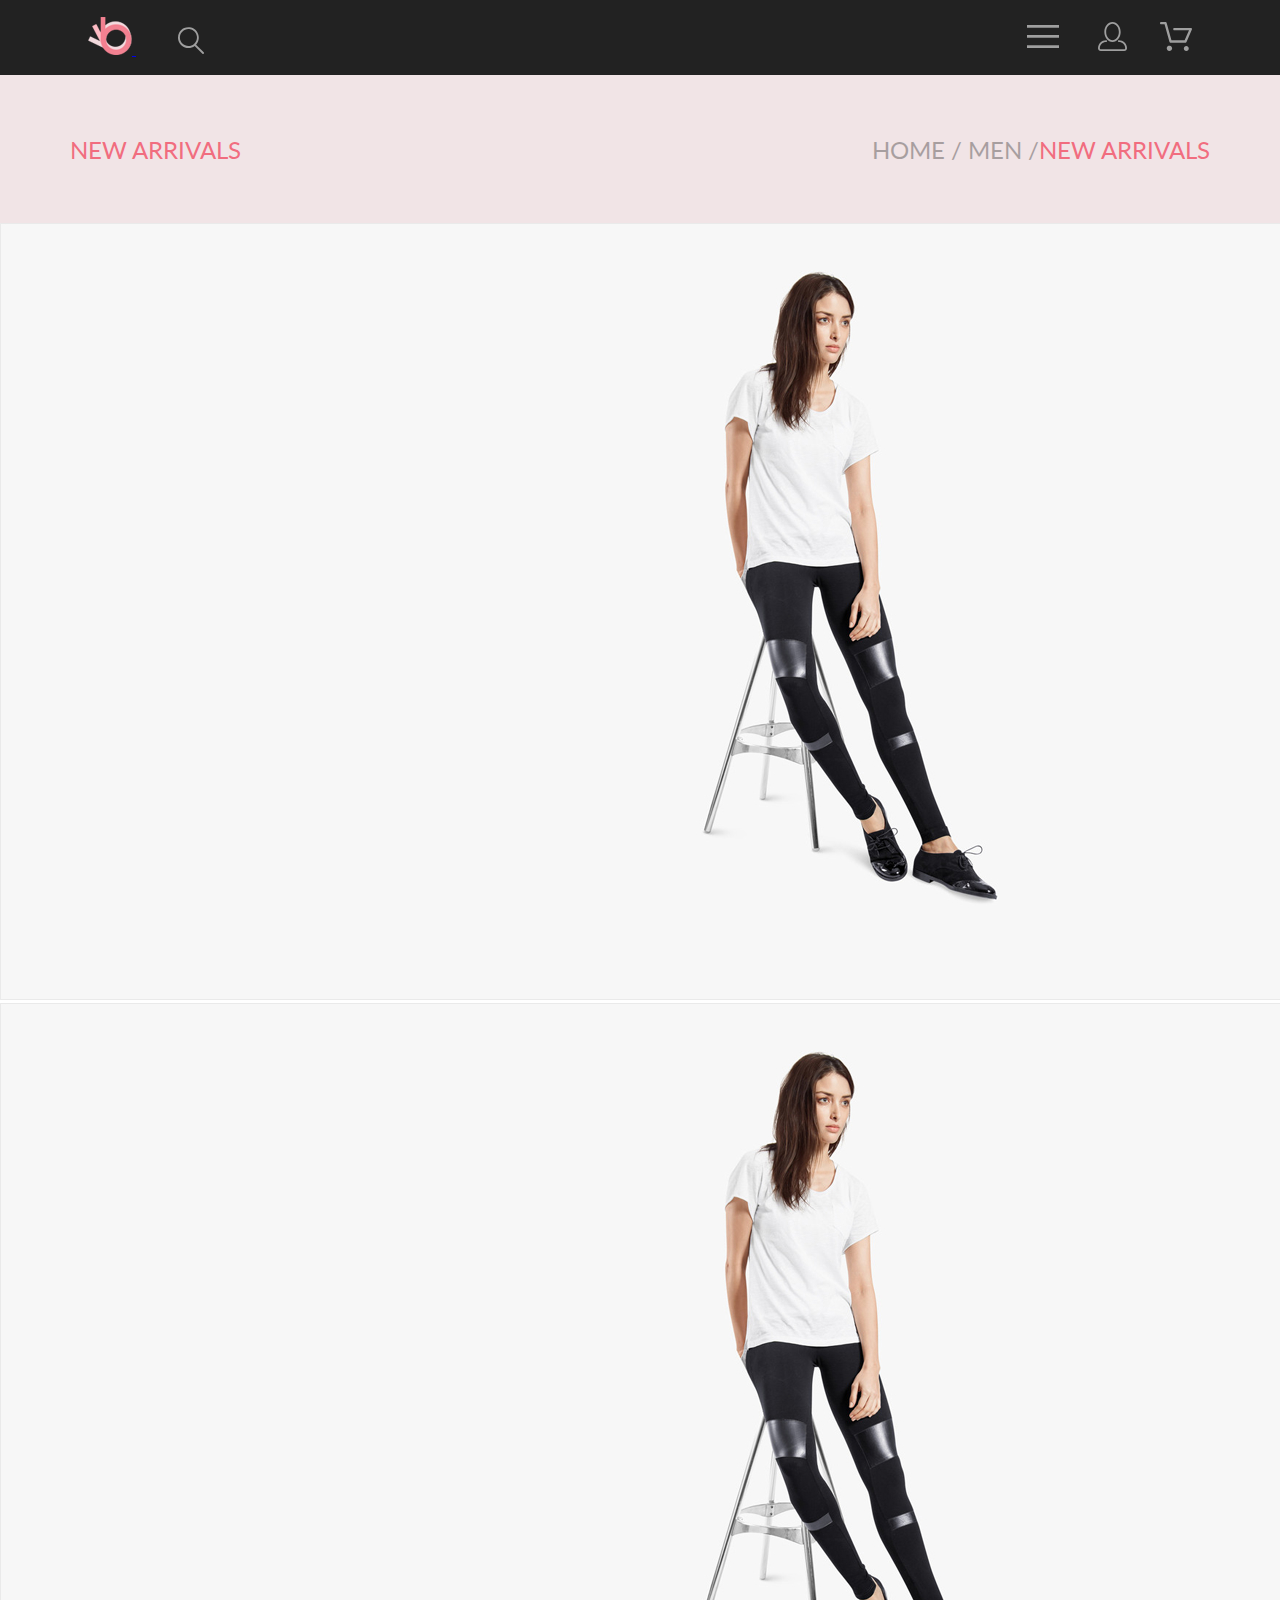
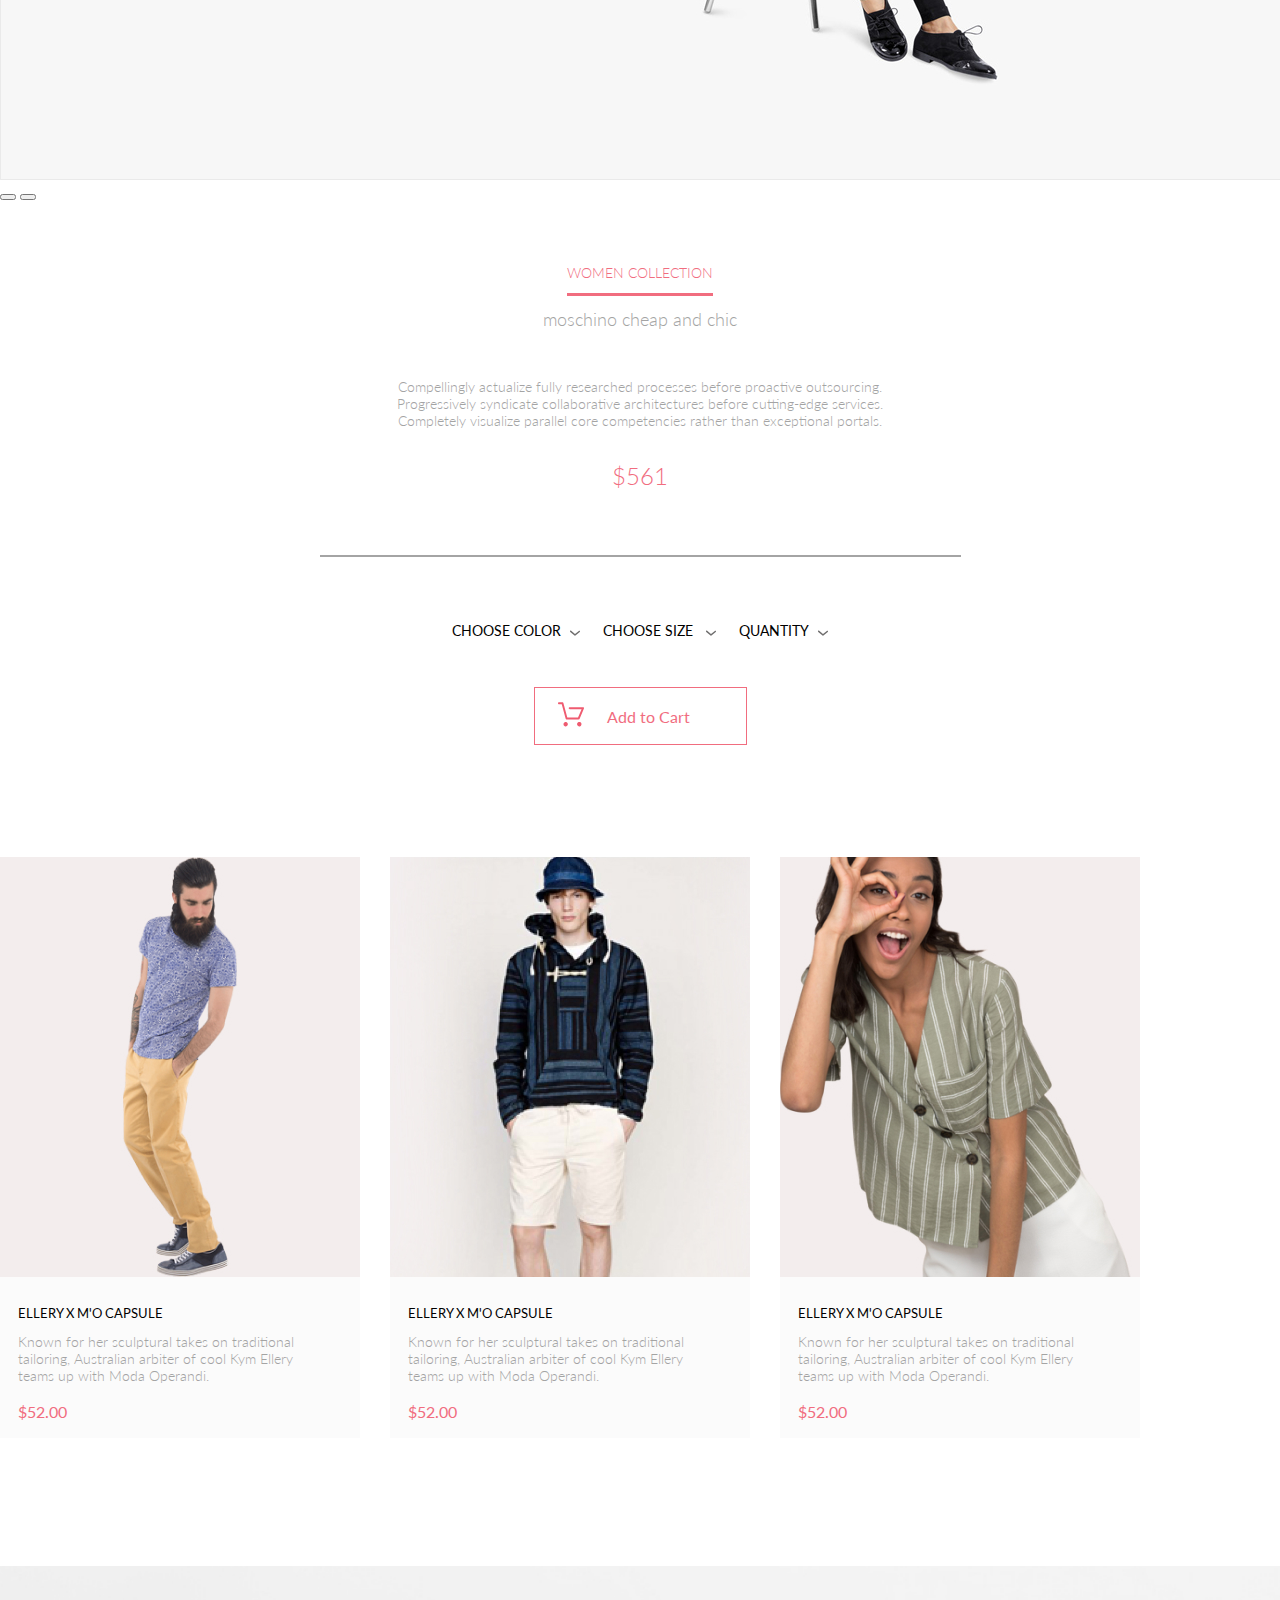
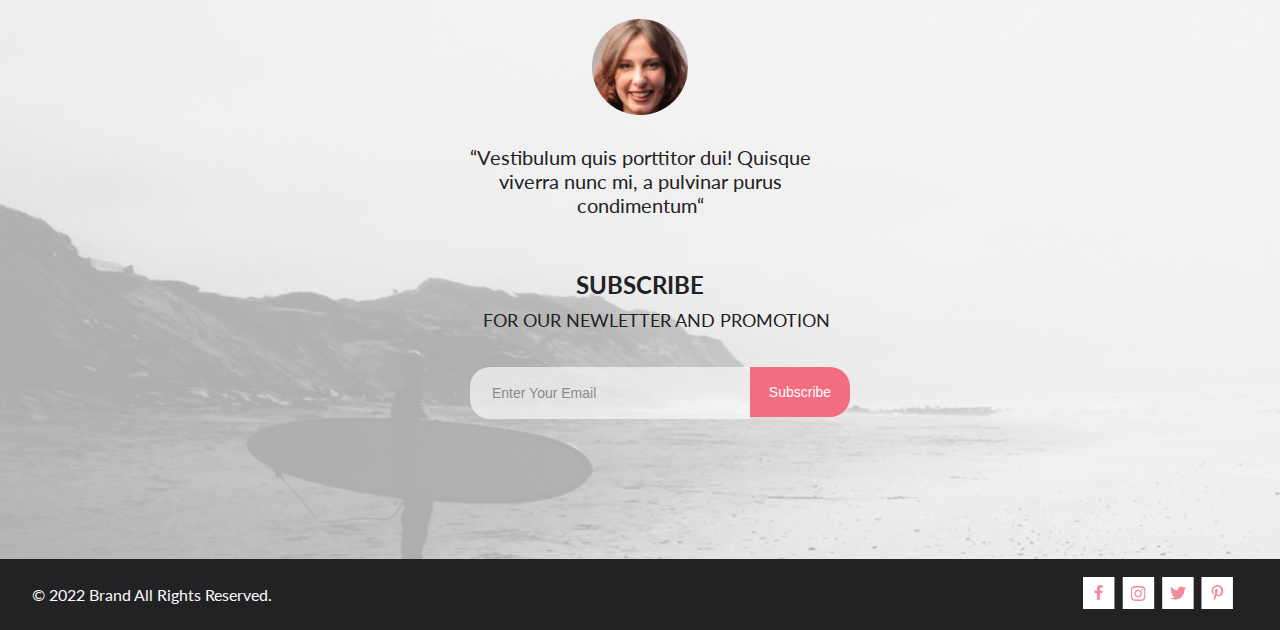
<file: product.html>
<!DOCTYPE html>
<html lang="en">
<head>
    <meta charset="UTF-8">
    <meta http-equiv="X-UA-Compatible" content="IE=edge">
    <meta name="viewport" content="width=device-width, initial-scale=1.0">
    <link rel="stylesheet" href="./scss/style.css">
    <link rel="preconnect" href="https://fonts.googleapis.com">
    <link rel="preconnect" href="https://fonts.gstatic.com" crossorigin>
    <link href="https://fonts.googleapis.com/css2?family=Lato:ital,wght@0,300;0,400;0,700;1,400&display=swap"
        rel="stylesheet">
        <link href="https://cdn.jsdelivr.net/npm/bootstrap@5.1.3/dist/css/bootstrap.min.css" rel="stylesheet" integrity="sha384-1BmE4kWBq78iYhFldvKuhfTAU6auU8tT94WrHftjDbrCEXSU1oBoqyl2QvZ6jIW3" crossorigin="anonymous">
    <script src="./scripts/scripts.js"></script>
    <title>Shop.ru</title>
</head>
<body>
    <header class="header">
        <div class="container header__wrp">
            <div class="header__container">
                <a href="index.html" class="header__logo">
                    <svg width="44" height="38" viewBox="0 0 44 38" fill="none" xmlns="http://www.w3.org/2000/svg" xmlns:xlink="http://www.w3.org/1999/xlink">
                        <rect width="44" height="38" fill="url(#pattern0)"/>
                        <defs>
                        <pattern id="pattern0" patternContentUnits="objectBoundingBox" width="1" height="1">
                        <use xlink:href="#image0_128_53" transform="scale(0.0227273 0.0263158)"/>
                        </pattern>
                        <image id="image0_128_53" width="44" height="38" xlink:href="[data-uri]"/>
                        </defs>
                        </svg>
                </a>
                <a href="#" class="header__loupe">
                    <svg class="header__icon" width="27" height="28" viewBox="0 0 27 28" xmlns="http://www.w3.org/2000/svg">
                        <path d="M19.0596 17.6259C20.6713 15.8658 21.6282 13.6048 21.7698 11.2225C21.9113 8.84018 21.2288 6.48173 19.8369 4.54318C18.445 2.60463 16.4285 1.20404 14.126 0.576619C11.8234 -0.0508009 9.3751 0.13316 7.19217 1.09761C5.00923 2.06205 3.22463 3.74825 2.13804 5.87302C1.05145 7.9978 0.729054 10.4318 1.225 12.7661C1.72094 15.1005 3.00501 17.1932 4.86158 18.6927C6.71814 20.1922 9.03413 21.0072 11.4206 21.0009C13.673 21.004 15.8645 20.27 17.6606 18.9109L25.4086 26.7179C25.4941 26.807 25.5965 26.8781 25.7099 26.927C25.8232 26.9759 25.9452 27.0017 26.0686 27.0029C26.1923 27.0033 26.3148 26.9782 26.4283 26.9292C26.5419 26.8801 26.6441 26.8082 26.7286 26.7179C26.9025 26.537 26.9997 26.2958 26.9997 26.0449C26.9997 25.794 26.9025 25.5528 26.7286 25.3719L19.0596 17.6259ZM2.88662 10.5009C2.89946 8.81563 3.41094 7.17187 4.35659 5.77685C5.30224 4.38183 6.63972 3.29801 8.20044 2.662C9.76115 2.02599 11.4752 1.86627 13.1266 2.20298C14.7779 2.53969 16.2926 3.35775 17.4797 4.55404C18.6668 5.75033 19.4732 7.27129 19.7972 8.92519C20.1212 10.5791 19.9483 12.2919 19.3002 13.8476C18.6522 15.4034 17.5581 16.7325 16.1559 17.6674C14.7536 18.6023 13.1059 19.1011 11.4206 19.1009C9.14916 19.0901 6.97482 18.1784 5.37484 16.566C3.77486 14.9537 2.87998 12.7724 2.88662 10.5009Z" />
                    </svg>
                </a>   
            </div>
            <ul class="header__menu-list">
                <div class="header__menu-list-nav-wrp">
                    <li>
                        <button href="#" class="header__burger" onclick="myFunction()">
                            <svg class="header__icon" width="32" height="23" viewBox="0 0 32 23" xmlns="http://www.w3.org/2000/svg">
                                <path d="M0 23V20.31H32V23H0ZM0 12.76V10.07H32V12.76H0ZM0 2.69V0H32V2.69H0Z" "/>
                            </svg>
                        </button>
                        <nav id="dropdown" class="header__nav">
                            <h2 class="header__nav-title">menu</h2>  
                            <ul class="header__nav-list">
                                <li class="header__nav-item nav-item">
                                    <h3 class="nav-item__title">man</h3>
                                    <ul class="nav-item__list">
                                        <li class="nav-item__item">Accessories</li>
                                        <li class="nav-item__item">Bags</li>
                                        <li class="nav-item__item">Denim</li>
                                        <li class="nav-item__item">T-Shirts</li>
                                    </ul>    
                                </li>    
                                <li class="header__nav-item nav-item">
                                    <h3 class="nav-item__title">women</h3>
                                    <ul class="nav-item__list">
                                        <li class="nav-item__item">Accessories</li>
                                        <li class="nav-item__item">Jackets & Coats</li>
                                        <li class="nav-item__item">Polos</li>
                                        <li class="nav-item__item">T-Shirts</li>
                                        <li class="nav-item__item">Shirts</li>
                                    </ul>
                                </li>    
                                <li class="header__nav-item nav-item">
                                    <h3 class="nav-item__title">kids</h3>
                                    <ul class="nav-item__list">
                                        <li class="nav-item__item">Accessories</li>
                                        <li class="nav-item__item">Jackets & Coats</li>
                                        <li class="nav-item__item">Polos</li>
                                        <li class="nav-item__item">T-Shirts</li>
                                        <li class="nav-item__item">Shirts</li>
                                        <li class="nav-item__item">Bags</li>
                                    </ul>
                                </li>    
                            </ul>         
                        </nav>
                    </li>
                    <li>
                        <a class="header__link reg" href="registration.html">
                            <svg class="header__icon" width="29" height="29" viewBox="0 0 29 29"  xmlns="http://www.w3.org/2000/svg">
                                <path d="M14.5 19.937C19 19.937 22.656 15.464 22.656 9.968C22.656 4.472 19 0 14.5 0C13.3631 0.0217413 12.2463 0.303398 11.2351 0.823397C10.2239 1.34339 9.34507 2.08794 8.66602 3C7.12663 4.99573 6.30819 7.45381 6.34399 9.974C6.34399 15.465 10 19.937 14.5 19.937ZM14.5 1.813C18 1.813 20.844 5.472 20.844 9.969C20.844 14.466 17.998 18.125 14.5 18.125C11.002 18.125 8.15603 14.465 8.15503 9.969C8.15403 5.473 11 1.813 14.5 1.813ZM20.844 18.125C20.6036 18.125 20.373 18.2205 20.203 18.3905C20.033 18.5605 19.9375 18.7911 19.9375 19.0315C19.9375 19.2719 20.033 19.5025 20.203 19.6725C20.373 19.8425 20.6036 19.938 20.844 19.938C22.526 19.9399 24.1386 20.6088 25.3279 21.7982C26.5172 22.9875 27.1861 24.6 27.188 26.282C27.1875 26.5221 27.0918 26.7523 26.922 26.9221C26.7522 27.0918 26.5221 27.1875 26.282 27.188H2.71997C2.47985 27.1875 2.24975 27.0918 2.07996 26.9221C1.91016 26.7523 1.81449 26.5221 1.81396 26.282C1.81608 24.6001 2.48517 22.9877 3.67444 21.7985C4.86371 20.6092 6.47608 19.9401 8.15796 19.938C8.39824 19.938 8.62868 19.8425 8.79858 19.6726C8.96849 19.5027 9.06396 19.2723 9.06396 19.032C9.06396 18.7917 8.96849 18.5613 8.79858 18.3914C8.62868 18.2215 8.39824 18.126 8.15796 18.126C5.99541 18.1279 3.92201 18.9875 2.39258 20.5164C0.863144 22.0453 0.00264777 24.1185 0 26.281C0.000794067 27.0019 0.287502 27.693 0.797241 28.2027C1.30698 28.7125 1.99811 28.9992 2.71899 29H26.282C27.0027 28.9989 27.6936 28.7121 28.2031 28.2024C28.7126 27.6927 28.9992 27.0017 29 26.281C28.9974 24.1187 28.1372 22.0457 26.6083 20.5168C25.0793 18.9878 23.0063 18.1276 20.844 18.125Z" />
                            </svg>
                        </a>
                    </li>
                    <li>
                        <a class="header__link cart__icon" href="cart.html">
                            <svg class="header__icon" width="32" height="29" viewBox="0 0 32 29" xmlns="http://www.w3.org/2000/svg">
                                <path d="M26.2009 29C25.5532 28.9738 24.9415 28.6948 24.4972 28.2227C24.0529 27.7506 23.8114 27.1232 23.8245 26.475C23.8376 25.8269 24.1043 25.2097 24.5673 24.7559C25.0303 24.3022 25.6527 24.048 26.301 24.048C26.9493 24.048 27.5717 24.3022 28.0347 24.7559C28.4977 25.2097 28.7644 25.8269 28.7775 26.475C28.7906 27.1232 28.549 27.7506 28.1047 28.2227C27.6604 28.6948 27.0488 28.9738 26.401 29H26.2009ZM6.75293 26.32C6.75293 25.79 6.91011 25.2718 7.20459 24.8311C7.49907 24.3904 7.91764 24.0469 8.40735 23.844C8.89705 23.6412 9.43594 23.5881 9.95581 23.6915C10.4757 23.7949 10.9532 24.0502 11.328 24.425C11.7028 24.7998 11.9581 25.2773 12.0615 25.7972C12.1649 26.317 12.1118 26.8559 11.9089 27.3456C11.7061 27.8353 11.3626 28.2539 10.9219 28.5483C10.4812 28.8428 9.96304 29 9.43298 29C9.08087 29.0003 8.73212 28.9311 8.40674 28.7966C8.08136 28.662 7.78569 28.4646 7.53662 28.2158C7.28755 27.9669 7.09001 27.6713 6.9552 27.3461C6.82039 27.0208 6.75098 26.6721 6.75098 26.32H6.75293ZM10.553 20.686C10.2935 20.6868 10.0409 20.6024 9.83411 20.4457C9.62727 20.2891 9.47758 20.0689 9.40796 19.819L4.57495 2.36401H1.18201C0.868521 2.36401 0.567859 2.23947 0.346191 2.01781C0.124523 1.79614 0 1.49549 0 1.18201C0 0.868519 0.124523 0.567873 0.346191 0.346205C0.567859 0.124537 0.868521 5.81268e-06 1.18201 5.81268e-06H5.46301C5.7225 -0.00080736 5.97504 0.0837201 6.18176 0.240568C6.38848 0.397416 6.53784 0.617884 6.60693 0.868006L11.4399 18.323H24.6179L29.001 8.27501H14.401C14.2428 8.27961 14.0854 8.25242 13.9379 8.19507C13.7904 8.13771 13.6559 8.05134 13.5424 7.94108C13.4288 7.83082 13.3386 7.69891 13.277 7.55315C13.2154 7.40739 13.1836 7.25075 13.1836 7.0925C13.1836 6.93426 13.2154 6.77762 13.277 6.63186C13.3386 6.4861 13.4288 6.35419 13.5424 6.24393C13.6559 6.13367 13.7904 6.0473 13.9379 5.98994C14.0854 5.93259 14.2428 5.90541 14.401 5.91001H30.814C31.0097 5.90996 31.2022 5.95866 31.3744 6.05172C31.5465 6.14478 31.6928 6.27926 31.7999 6.44301C31.9078 6.60729 31.9734 6.79569 31.9908 6.99145C32.0083 7.18721 31.9771 7.38424 31.9 7.565L26.495 19.977C26.4026 20.1876 26.251 20.3668 26.0585 20.4927C25.866 20.6186 25.641 20.6858 25.411 20.686H10.553Z" />
                            </svg>
                        </a>
                    </li>
            </div>
            </ul>
            
        </div>    
    </header>
    <main>
        <div class="decoration">
            <section class="product__decoration container">
                <h1 class="decoration__title">new arrivals</h1>
                <h1 class="decoration__title"><span class="product__decoration-link-black">home / men /</span>new arrivals</h1>
            </section>
        </div>
        <div id="carouselExampleControls" class="carousel slide" data-bs-ride="carousel">
            <div class="carousel-inner">
              <div class="carousel-item active">
                <img src="./img/Image-slide.jpg" class="d-block w-100" alt="image slide">
              </div>
              <div class="carousel-item">
                <img src="./img/Image-slide.jpg" class="d-block w-100" alt="image slide">
              </div>
            </div>
            <button class="carousel-control-prev" type="button" data-bs-target="#carouselExampleControls" data-bs-slide="prev">
              <span class="carousel-control-prev-icon" aria-hidden="true"></span>
              <span class="visually-hidden">Previous</span>
            </button>
            <button class="carousel-control-next" type="button" data-bs-target="#carouselExampleControls" data-bs-slide="next">
              <span class="carousel-control-next-icon" aria-hidden="true"></span>
              <span class="visually-hidden">Next</span>
            </button>
          </div>
          <section class="choice container">
            <div class="choice__description">
                <h1 class="choice__description-selector">women collection</h1>
                <h2 class="choice__description-title">moschino cheap and chic</h2>
                <p class="choice__description-text">Compellingly actualize fully researched processes before proactive outsourcing. Progressively syndicate collaborative architectures before cutting-edge services. Completely visualize parallel core competencies rather than exceptional portals. </p>
                <p class="choice__description-price">$561</p>
            </div>
            <div class="choice__questionnaire">
                <div class="choice__dropdowns">
                    <h1 class="choice__dropdowns-text">choose color</h1>
                    <h1 class="choice__dropdowns-text">choose size </h1>
                    <h1 class="choice__dropdowns-text">quantity</h1>
                </div>
                <div class="choice__button">
                    <a href="#" class="choice__link">Add to Cart</a>
                </div>
            </div>
        </section>
    <section class="popular">
        <ul class="popular__list product__list container">
            <li class="popular__list-item">
                <div class="popular__list-item-wrp">
                    <img class="popular__list-item-img" src="./img/men-beach-clothes.jpg" alt="products">
                    <button class="popular__list-item-button">Add to card</button>
                </div>
                <h3 class="popular__list-item-header">ellery x m'o capsule</h3>
                <p class="popular__list-item-text">Known for her sculptural takes on traditional tailoring, Australian arbiter of cool Kym Ellery
                        teams up with Moda Operandi.</p>
                <p class="popular__list-item-price">$52.00</p>
            </li>
            <li class="popular__list-item">
                <div class="popular__list-item-wrp">
                    <img class="popular__list-item-img" src="./img/men-extra-clothes.jpg" alt="products">
                    <button class="popular__list-item-button">Add to card</button>
                </div>
                <h3 class="popular__list-item-header">ellery x m'o capsule</h3>
                <p class="popular__list-item-text">Known for her sculptural takes on traditional tailoring, Australian arbiter of cool Kym Ellery
                        teams up with Moda Operandi.</p>
                <p class="popular__list-item-price">$52.00</p>
            </li>
            <li class="popular__list-item">
                <div class="popular__list-item-wrp">
                    <img class="popular__list-item-img" src="./img/happy-women.jpg" alt="products">
                    <button class="popular__list-item-button">Add to card</button>
                </div>
                <h3 class="popular__list-item-header">ellery x m'o capsule</h3>
                <p class="popular__list-item-text">Known for her sculptural takes on traditional tailoring, Australian arbiter of cool Kym Ellery
                        teams up with Moda Operandi.</p>
                <p class="popular__list-item-price">$52.00</p>
            </li>
        </ul>
    </section>
    </main>
    <footer class="footer">
        <section class="footer__begin">
            <div class="footer__begin-description">
                <img class="footer__begin-item" src="./img/face.png" alt="face">
                <p class="footer__begin-text">“Vestibulum quis porttitor dui! Quisque viverra nunc mi, a pulvinar purus condimentum“</p>
            </div>   
            <form class="footer__form">
                <h1 class="footer__form-title">subscribe</h1>
                <p class="footer__form-text">for our newletter and promotion</p>
                <div class="footer__form-input">
                    <input class="footer__form-input-email" type="email" required placeholder="Enter Your Email">
                    <button class="footer__form-button" type="submit">Subscribe</button>
                </div>
            </form>
    </section>
    <section class="footer__end">
    <div class="footer__end-rights">
        <p class="footer__end-text">© 2022  Brand  All Rights Reserved.</p>
    </div>
    <div class="footer__end-group">
        <a class="footer__end-logo">
            <svg class="footer__end-img" width="32" height="32" viewBox="0 0 32 32" fill="none" xmlns="http://www.w3.org/2000/svg">
                <path class="footer__end-path" d="M31.4506 0H0V32H31.4506V0Z" fill="white"/>
                <path d="M19.0884 16.28L19.5069 13.616H16.8902V11.8873C16.8902 11.1585 17.2557 10.4481 18.4277 10.4481H19.6172V8.17997C19.6172 8.17997 18.5377 8 17.5056 8C15.3507 8 13.9422 9.27593 13.9422 11.5857V13.616H11.5469V16.28H13.9422V22.72H16.8902V16.28H19.0884Z"/>
                </svg>
                
        </a>
        <a class="footer__end-logo inst">
            <svg class="footer__end-img" width="33" height="32" viewBox="0 0 33 32" xmlns="http://www.w3.org/2000/svg">
                <path class="footer__end-path" d="M32.1889 0H0.738281V32H32.1889V0Z" fill="white"/>
                <g clip-path="url(#clip0_128_232)">
                <path d="M16.139 12.6816C14.0238 12.6816 12.3177 14.3849 12.3177 16.4966C12.3177 18.6083 14.0238 20.3117 16.139 20.3117C18.2541 20.3117 19.9602 18.6083 19.9602 16.4966C19.9602 14.3849 18.2541 12.6816 16.139 12.6816ZM16.139 18.9769C14.7721 18.9769 13.6547 17.8646 13.6547 16.4966C13.6547 15.1287 14.7688 14.0164 16.139 14.0164C17.5092 14.0164 18.6233 15.1287 18.6233 16.4966C18.6233 17.8646 17.5058 18.9769 16.139 18.9769ZM21.0078 12.5255C21.0078 13.0203 20.6087 13.4154 20.1165 13.4154C19.621 13.4154 19.2252 13.0169 19.2252 12.5255C19.2252 12.0341 19.6243 11.6357 20.1165 11.6357C20.6087 11.6357 21.0078 12.0341 21.0078 12.5255ZM23.5386 13.4287C23.4821 12.2367 23.2094 11.1808 22.3347 10.3109C21.4634 9.44097 20.4058 9.1687 19.2119 9.10894C17.9814 9.03921 14.2932 9.03921 13.0627 9.10894C11.8721 9.16538 10.8145 9.43765 9.93987 10.3076C9.06522 11.1775 8.79584 12.2333 8.73597 13.4253C8.66613 14.6539 8.66613 18.3361 8.73597 19.5646C8.79251 20.7566 9.06522 21.8124 9.93987 22.6824C10.8145 23.5523 11.8688 23.8246 13.0627 23.8843C14.2932 23.9541 17.9814 23.9541 19.2119 23.8843C20.4058 23.8279 21.4634 23.5556 22.3347 22.6824C23.2061 21.8124 23.4788 20.7566 23.5386 19.5646C23.6085 18.3361 23.6085 14.6572 23.5386 13.4287ZM21.949 20.8828C21.6895 21.5335 21.1874 22.0349 20.5322 22.2972C19.5511 22.6857 17.2231 22.596 16.139 22.596C15.0548 22.596 12.7235 22.6824 11.7457 22.2972C11.0939 22.0382 10.5917 21.5369 10.329 20.8828C9.93987 19.9033 10.0297 17.5791 10.0297 16.4966C10.0297 15.4142 9.9432 13.0867 10.329 12.1105C10.5884 11.4597 11.0906 10.9583 11.7457 10.696C12.7268 10.3076 15.0548 10.3972 16.139 10.3972C17.2231 10.3972 19.5545 10.3109 20.5322 10.696C21.184 10.955 21.6862 11.4564 21.949 12.1105C22.3381 13.09 22.2483 15.4142 22.2483 16.4966C22.2483 17.5791 22.3381 19.9066 21.949 20.8828Z" />
                </g>
                <defs>
                <clipPath id="clip0_128_232">
                <rect class="inst-logo"width="14.8991" height="17" transform="translate(8.68555 8)"/>
                </clipPath>
                </defs>
                </svg>
        </a>
        <a class="footer__end-logo" href="https://twitter.com" target="_blank">
            <svg class="footer__end-img" width="32" height="32" viewBox="0 0 32 32" xmlns="http://www.w3.org/2000/svg">
                <path class="footer__end-path" d="M31.6635 0H0.212891V32H31.6635V0Z" fill="white"/>
                <g clip-path="url(#clip0_24_233)">
                <path d="M22.417 12.7405C22.427 12.8826 22.427 13.0248 22.427 13.1669C22.427 17.5019 19.1498 22.4969 13.1599 22.4969C11.3145 22.4969 9.60022 21.9588 8.1582 21.0248C8.4204 21.0552 8.67247 21.0654 8.94475 21.0654C10.4674 21.0654 11.8691 20.5476 12.9884 19.6644C11.5565 19.6339 10.3565 18.6898 9.94305 17.3903C10.1447 17.4207 10.3464 17.441 10.5582 17.441C10.8506 17.441 11.1431 17.4004 11.4153 17.3294C9.92291 17.0248 8.80355 15.705 8.80355 14.1111V14.0705C9.23715 14.3141 9.74139 14.4664 10.2758 14.4867C9.39849 13.8979 8.82373 12.8928 8.82373 11.7557C8.82373 11.1466 8.98504 10.5882 9.26741 10.1009C10.8708 12.0908 13.2809 13.3902 15.9833 13.5324C15.9329 13.2887 15.9027 13.035 15.9027 12.7811C15.9027 10.974 17.3548 9.50195 19.1598 9.50195C20.0976 9.50195 20.9446 9.89789 21.5396 10.5375C22.2757 10.3954 22.9816 10.1212 23.6068 9.74561C23.3648 10.507 22.8505 11.1466 22.1749 11.5527C22.8304 11.4817 23.4657 11.2989 24.0505 11.0451C23.6069 11.6948 23.0522 12.2735 22.417 12.7405Z" />
                </g>
                <defs>
                <clipPath id="clip0_24_233">
                <rect width="15.8924" height="16" transform="translate(8.1582 8)"/>
                </clipPath>
                </defs>
                </svg>
        </a>
        <a class="footer__end-logo" href="https://www.pinterest.ru" target="_blank">
            <svg class="footer__end-img" width="32" height="32" viewBox="0 0 32 32"  xmlns="http://www.w3.org/2000/svg">
                <path class="footer__end-path" d="M31.9252 0H0.474609V32H31.9252V0Z" fill="white"/>
                <g clip-path="url(#clip0_24_237)">
                <path d="M16.7403 8.20312C13.5556 8.20312 10.4082 10.3406 10.4082 13.8C10.4082 16 11.6374 17.25 12.3823 17.25C12.6896 17.25 12.8666 16.3875 12.8666 16.1438C12.8666 15.8531 12.1309 15.2344 12.1309 14.025C12.1309 11.5125 14.0305 9.73125 16.4889 9.73125C18.6027 9.73125 20.1671 10.9406 20.1671 13.1625C20.1671 14.8219 19.506 17.9344 17.3642 17.9344C16.5913 17.9344 15.9302 17.3719 15.9302 16.5656C15.9302 15.3844 16.7496 14.2406 16.7496 13.0219C16.7496 10.9531 13.835 11.3281 13.835 13.8281C13.835 14.3531 13.9002 14.9344 14.133 15.4125C13.7046 17.2688 12.8293 20.0344 12.8293 21.9469C12.8293 22.5375 12.9131 23.1188 12.969 23.7094C13.0745 23.8281 13.0218 23.8156 13.1832 23.7563C14.7476 21.6 14.6917 21.1781 15.3994 18.3562C15.7812 19.0875 16.7683 19.4812 17.5505 19.4812C20.8469 19.4812 22.3275 16.2469 22.3275 13.3313C22.3275 10.2281 19.6643 8.20312 16.7403 8.20312Z" />
                </g>
                <defs>
                <clipPath id="clip0_24_237">
                <rect width="11.9193" height="16"  transform="translate(10.4082 8)"/>
                </clipPath>
                </defs>
                </svg>
        </a>
    </div>
    </section>
    </footer>
    <script src="https://cdn.jsdelivr.net/npm/bootstrap@5.1.3/dist/js/bootstrap.bundle.min.js" integrity="sha384-ka7Sk0Gln4gmtz2MlQnikT1wXgYsOg+OMhuP+IlRH9sENBO0LRn5q+8nbTov4+1p" crossorigin="anonymous"></script>
</body>
</file>
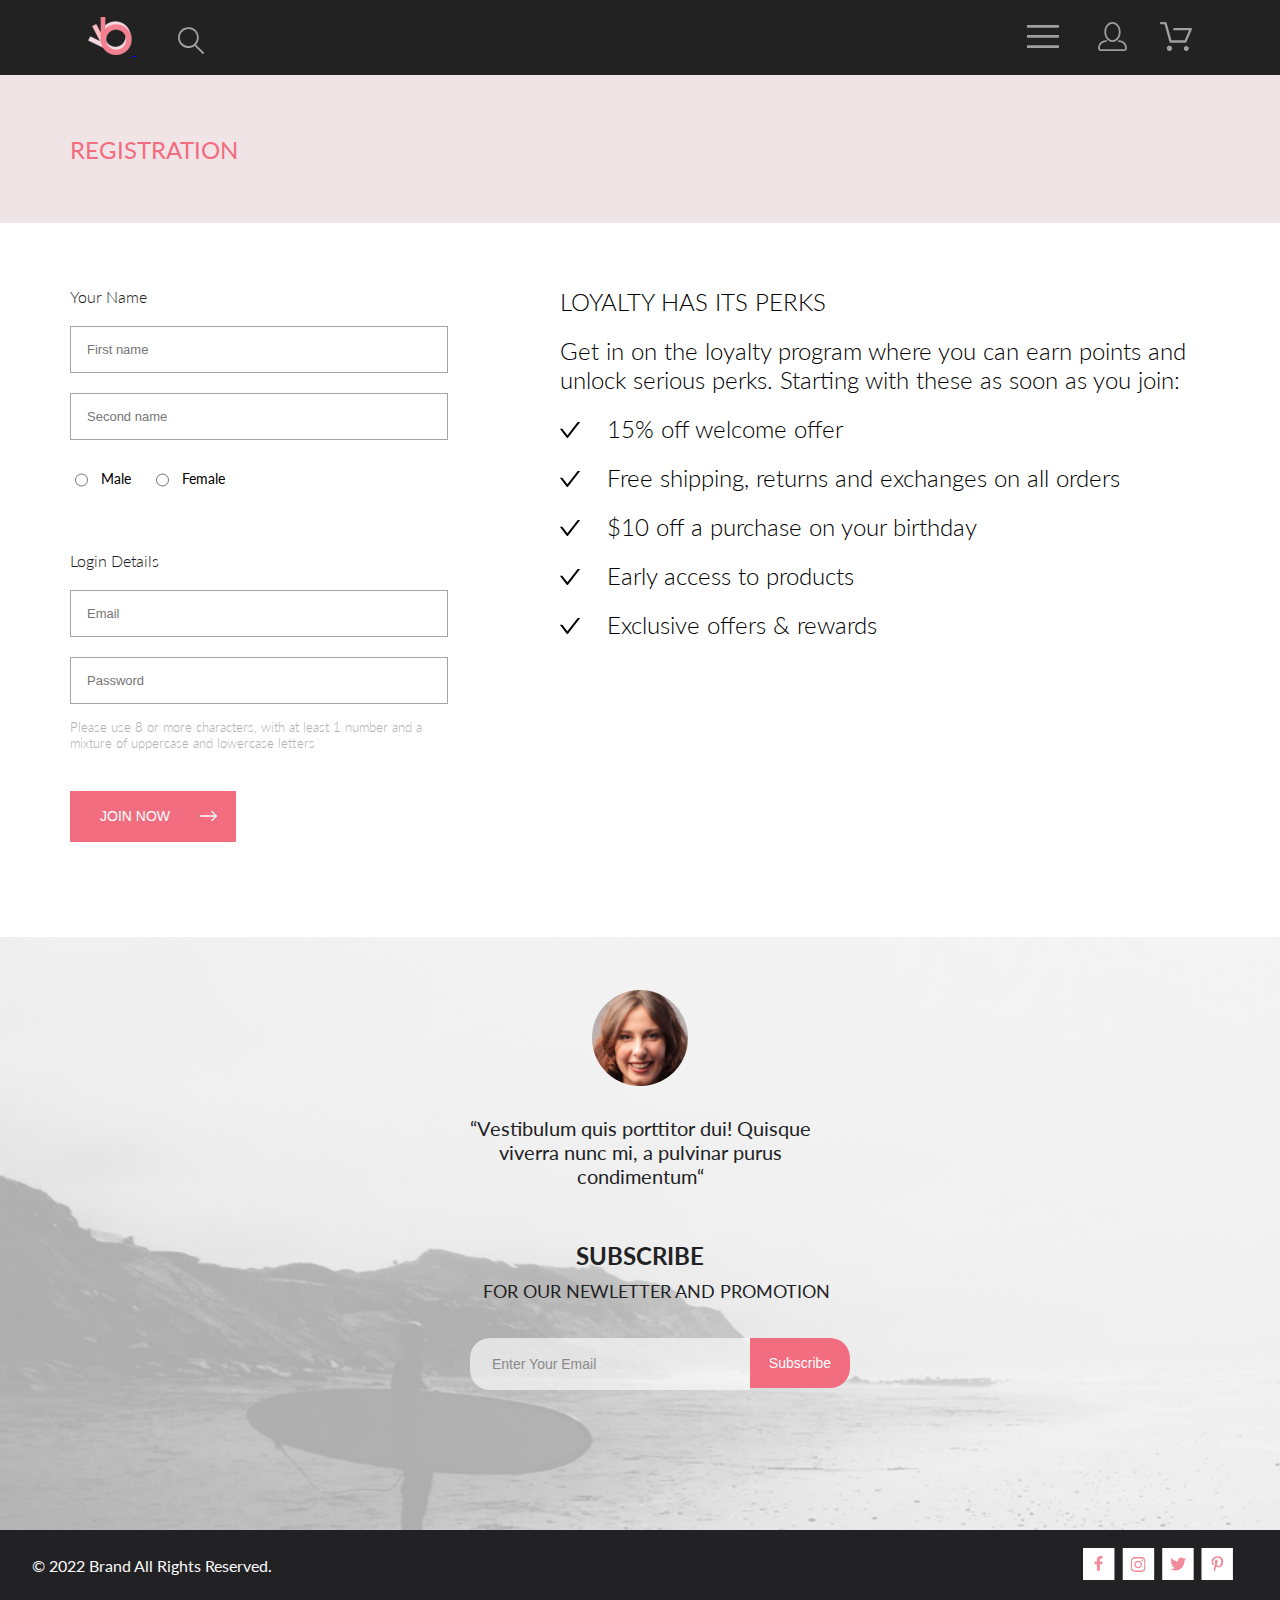
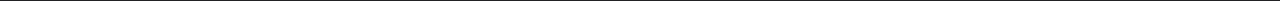
<file: registration.html>
<!DOCTYPE html>
<html lang="en">
<head>
    <meta charset="UTF-8">
    <meta http-equiv="X-UA-Compatible" content="IE=edge">
    <meta name="viewport" content="width=device-width, initial-scale=1.0">
    <link rel="stylesheet" href="./scss/style.css">
    <link rel="preconnect" href="https://fonts.googleapis.com">
    <link rel="preconnect" href="https://fonts.gstatic.com" crossorigin>
    <link href="https://fonts.googleapis.com/css2?family=Lato:ital,wght@0,300;0,400;0,700;1,400&display=swap"
        rel="stylesheet">
    <script src="./scripts/scripts.js"></script>
    <title>Shop.com</title>
</head>
<body>
    <header class="header">
        <div class="container header__wrp">
            <div class="header__container">
                <a href="index.html" class="header__logo">
                    <svg width="44" height="38" viewBox="0 0 44 38" fill="none" xmlns="http://www.w3.org/2000/svg" xmlns:xlink="http://www.w3.org/1999/xlink">
                        <rect width="44" height="38" fill="url(#pattern0)"/>
                        <defs>
                        <pattern id="pattern0" patternContentUnits="objectBoundingBox" width="1" height="1">
                        <use xlink:href="#image0_128_53" transform="scale(0.0227273 0.0263158)"/>
                        </pattern>
                        <image id="image0_128_53" width="44" height="38" xlink:href="[data-uri]"/>
                        </defs>
                        </svg>
                </a>
                <a href="#" class="header__loupe">
                    <svg class="header__icon" width="27" height="28" viewBox="0 0 27 28" xmlns="http://www.w3.org/2000/svg">
                        <path d="M19.0596 17.6259C20.6713 15.8658 21.6282 13.6048 21.7698 11.2225C21.9113 8.84018 21.2288 6.48173 19.8369 4.54318C18.445 2.60463 16.4285 1.20404 14.126 0.576619C11.8234 -0.0508009 9.3751 0.13316 7.19217 1.09761C5.00923 2.06205 3.22463 3.74825 2.13804 5.87302C1.05145 7.9978 0.729054 10.4318 1.225 12.7661C1.72094 15.1005 3.00501 17.1932 4.86158 18.6927C6.71814 20.1922 9.03413 21.0072 11.4206 21.0009C13.673 21.004 15.8645 20.27 17.6606 18.9109L25.4086 26.7179C25.4941 26.807 25.5965 26.8781 25.7099 26.927C25.8232 26.9759 25.9452 27.0017 26.0686 27.0029C26.1923 27.0033 26.3148 26.9782 26.4283 26.9292C26.5419 26.8801 26.6441 26.8082 26.7286 26.7179C26.9025 26.537 26.9997 26.2958 26.9997 26.0449C26.9997 25.794 26.9025 25.5528 26.7286 25.3719L19.0596 17.6259ZM2.88662 10.5009C2.89946 8.81563 3.41094 7.17187 4.35659 5.77685C5.30224 4.38183 6.63972 3.29801 8.20044 2.662C9.76115 2.02599 11.4752 1.86627 13.1266 2.20298C14.7779 2.53969 16.2926 3.35775 17.4797 4.55404C18.6668 5.75033 19.4732 7.27129 19.7972 8.92519C20.1212 10.5791 19.9483 12.2919 19.3002 13.8476C18.6522 15.4034 17.5581 16.7325 16.1559 17.6674C14.7536 18.6023 13.1059 19.1011 11.4206 19.1009C9.14916 19.0901 6.97482 18.1784 5.37484 16.566C3.77486 14.9537 2.87998 12.7724 2.88662 10.5009Z" />
                    </svg>
                </a>   
            </div>
            <ul class="header__menu-list">
                <div class="header__menu-list-nav-wrp">
                    <li>
                        <button href="#" class="header__burger" onclick="myFunction()">
                            <svg class="header__icon" width="32" height="23" viewBox="0 0 32 23" xmlns="http://www.w3.org/2000/svg">
                                <path d="M0 23V20.31H32V23H0ZM0 12.76V10.07H32V12.76H0ZM0 2.69V0H32V2.69H0Z" "/>
                            </svg>
                        </button>
                        <nav id="dropdown" class="header__nav">
                            <h2 class="header__nav-title">menu</h2>  
                            <ul class="header__nav-list">
                                <li class="header__nav-item nav-item">
                                    <h3 class="nav-item__title">man</h3>
                                    <ul class="nav-item__list">
                                        <li class="nav-item__item">Accessories</li>
                                        <li class="nav-item__item">Bags</li>
                                        <li class="nav-item__item">Denim</li>
                                        <li class="nav-item__item">T-Shirts</li>
                                    </ul>    
                                </li>    
                                <li class="header__nav-item nav-item">
                                    <h3 class="nav-item__title">women</h3>
                                    <ul class="nav-item__list">
                                        <li class="nav-item__item">Accessories</li>
                                        <li class="nav-item__item">Jackets & Coats</li>
                                        <li class="nav-item__item">Polos</li>
                                        <li class="nav-item__item">T-Shirts</li>
                                        <li class="nav-item__item">Shirts</li>
                                    </ul>
                                </li>    
                                <li class="header__nav-item nav-item">
                                    <h3 class="nav-item__title">kids</h3>
                                    <ul class="nav-item__list">
                                        <li class="nav-item__item">Accessories</li>
                                        <li class="nav-item__item">Jackets & Coats</li>
                                        <li class="nav-item__item">Polos</li>
                                        <li class="nav-item__item">T-Shirts</li>
                                        <li class="nav-item__item">Shirts</li>
                                        <li class="nav-item__item">Bags</li>
                                    </ul>
                                </li>    
                            </ul>         
                        </nav>
                    </li>
                    <li>
                        <a class="header__link reg" href="registration.html">
                            <svg class="header__icon" width="29" height="29" viewBox="0 0 29 29"  xmlns="http://www.w3.org/2000/svg">
                                <path d="M14.5 19.937C19 19.937 22.656 15.464 22.656 9.968C22.656 4.472 19 0 14.5 0C13.3631 0.0217413 12.2463 0.303398 11.2351 0.823397C10.2239 1.34339 9.34507 2.08794 8.66602 3C7.12663 4.99573 6.30819 7.45381 6.34399 9.974C6.34399 15.465 10 19.937 14.5 19.937ZM14.5 1.813C18 1.813 20.844 5.472 20.844 9.969C20.844 14.466 17.998 18.125 14.5 18.125C11.002 18.125 8.15603 14.465 8.15503 9.969C8.15403 5.473 11 1.813 14.5 1.813ZM20.844 18.125C20.6036 18.125 20.373 18.2205 20.203 18.3905C20.033 18.5605 19.9375 18.7911 19.9375 19.0315C19.9375 19.2719 20.033 19.5025 20.203 19.6725C20.373 19.8425 20.6036 19.938 20.844 19.938C22.526 19.9399 24.1386 20.6088 25.3279 21.7982C26.5172 22.9875 27.1861 24.6 27.188 26.282C27.1875 26.5221 27.0918 26.7523 26.922 26.9221C26.7522 27.0918 26.5221 27.1875 26.282 27.188H2.71997C2.47985 27.1875 2.24975 27.0918 2.07996 26.9221C1.91016 26.7523 1.81449 26.5221 1.81396 26.282C1.81608 24.6001 2.48517 22.9877 3.67444 21.7985C4.86371 20.6092 6.47608 19.9401 8.15796 19.938C8.39824 19.938 8.62868 19.8425 8.79858 19.6726C8.96849 19.5027 9.06396 19.2723 9.06396 19.032C9.06396 18.7917 8.96849 18.5613 8.79858 18.3914C8.62868 18.2215 8.39824 18.126 8.15796 18.126C5.99541 18.1279 3.92201 18.9875 2.39258 20.5164C0.863144 22.0453 0.00264777 24.1185 0 26.281C0.000794067 27.0019 0.287502 27.693 0.797241 28.2027C1.30698 28.7125 1.99811 28.9992 2.71899 29H26.282C27.0027 28.9989 27.6936 28.7121 28.2031 28.2024C28.7126 27.6927 28.9992 27.0017 29 26.281C28.9974 24.1187 28.1372 22.0457 26.6083 20.5168C25.0793 18.9878 23.0063 18.1276 20.844 18.125Z" />
                            </svg>
                        </a>
                    </li>
                    <li>
                        <a class="header__link cart__icon" href="cart.html">
                            <svg class="header__icon" width="32" height="29" viewBox="0 0 32 29" xmlns="http://www.w3.org/2000/svg">
                                <path d="M26.2009 29C25.5532 28.9738 24.9415 28.6948 24.4972 28.2227C24.0529 27.7506 23.8114 27.1232 23.8245 26.475C23.8376 25.8269 24.1043 25.2097 24.5673 24.7559C25.0303 24.3022 25.6527 24.048 26.301 24.048C26.9493 24.048 27.5717 24.3022 28.0347 24.7559C28.4977 25.2097 28.7644 25.8269 28.7775 26.475C28.7906 27.1232 28.549 27.7506 28.1047 28.2227C27.6604 28.6948 27.0488 28.9738 26.401 29H26.2009ZM6.75293 26.32C6.75293 25.79 6.91011 25.2718 7.20459 24.8311C7.49907 24.3904 7.91764 24.0469 8.40735 23.844C8.89705 23.6412 9.43594 23.5881 9.95581 23.6915C10.4757 23.7949 10.9532 24.0502 11.328 24.425C11.7028 24.7998 11.9581 25.2773 12.0615 25.7972C12.1649 26.317 12.1118 26.8559 11.9089 27.3456C11.7061 27.8353 11.3626 28.2539 10.9219 28.5483C10.4812 28.8428 9.96304 29 9.43298 29C9.08087 29.0003 8.73212 28.9311 8.40674 28.7966C8.08136 28.662 7.78569 28.4646 7.53662 28.2158C7.28755 27.9669 7.09001 27.6713 6.9552 27.3461C6.82039 27.0208 6.75098 26.6721 6.75098 26.32H6.75293ZM10.553 20.686C10.2935 20.6868 10.0409 20.6024 9.83411 20.4457C9.62727 20.2891 9.47758 20.0689 9.40796 19.819L4.57495 2.36401H1.18201C0.868521 2.36401 0.567859 2.23947 0.346191 2.01781C0.124523 1.79614 0 1.49549 0 1.18201C0 0.868519 0.124523 0.567873 0.346191 0.346205C0.567859 0.124537 0.868521 5.81268e-06 1.18201 5.81268e-06H5.46301C5.7225 -0.00080736 5.97504 0.0837201 6.18176 0.240568C6.38848 0.397416 6.53784 0.617884 6.60693 0.868006L11.4399 18.323H24.6179L29.001 8.27501H14.401C14.2428 8.27961 14.0854 8.25242 13.9379 8.19507C13.7904 8.13771 13.6559 8.05134 13.5424 7.94108C13.4288 7.83082 13.3386 7.69891 13.277 7.55315C13.2154 7.40739 13.1836 7.25075 13.1836 7.0925C13.1836 6.93426 13.2154 6.77762 13.277 6.63186C13.3386 6.4861 13.4288 6.35419 13.5424 6.24393C13.6559 6.13367 13.7904 6.0473 13.9379 5.98994C14.0854 5.93259 14.2428 5.90541 14.401 5.91001H30.814C31.0097 5.90996 31.2022 5.95866 31.3744 6.05172C31.5465 6.14478 31.6928 6.27926 31.7999 6.44301C31.9078 6.60729 31.9734 6.79569 31.9908 6.99145C32.0083 7.18721 31.9771 7.38424 31.9 7.565L26.495 19.977C26.4026 20.1876 26.251 20.3668 26.0585 20.4927C25.866 20.6186 25.641 20.6858 25.411 20.686H10.553Z" />
                            </svg>
                        </a>
                    </li>
            </div>
            </ul>
            
        </div>    
    </header>
<main>
    <div class="decoration">
        <section class="registration__decoration container">
            <h1 class="decoration__title">registration</h1>
        </section>
    </div>
    <section class="registration__form container text-focus-in">
        <div class="registration__form-wrp">
            <fieldset class="registration__form-info">
                <label class="registration__input-group">
                    <h1 class="registration__input-title">Your Name</h1>
                    <input class="registration__input input" type="text" placeholder="First name">
                </label>
                <label  class="registration__input-group">
                    <input class="registration__input input" type="text" placeholder="Second name">
                </label>
            </fieldset>
            <fieldset class="registration__form-radio">
                <label class="registration__form-radio-choice">
                    <input type="radio">
                    <p class="radio-choice__text">Male</p>
                </label>
                <label class="registration__form-radio-choice">
                    <input type="radio">
                    <p class="radio-choice__text">Female</p>
                </label>
            </fieldset>
            <fieldset>
                <label class="registration__input-group">
                    <h1 class="registration__input-title">Login Details</h1>
                    <input class="registration__input input" type="email" placeholder="Email">
                </label>
                <label class="registration__input-group">
                    <input class="registration__input input" type="password" placeholder="Password">
                </label>    
            </fieldset>
            <p class="registration__warning">Please use 8 or more characters, with at least 1 number and a mixture of uppercase and lowercase letters</p>
            <div class="registration__button">
                <button type="menu" class="registration__button-button">join now</button>
                <svg class="registration_button-vector" width="17" height="10" viewBox="0 0 17 10"  xmlns="http://www.w3.org/2000/svg">
                    <path fill-rule="evenodd" clip-rule="evenodd" d="M11.54 0.208095C11.6058 0.142131 11.684 0.0897967 11.77 0.0540883C11.8561 0.01838 11.9483 0 12.0415 0C12.1347 0 12.2269 0.01838 12.313 0.0540883C12.399 0.0897967 12.4772 0.142131 12.543 0.208095L16.7929 4.458C16.8589 4.5238 16.9112 4.60196 16.9469 4.68802C16.9826 4.77407 17.001 4.86632 17.001 4.95949C17.001 5.05266 16.9826 5.14491 16.9469 5.23097C16.9112 5.31702 16.8589 5.39518 16.7929 5.46098L12.543 9.71089C12.41 9.84389 12.2296 9.91861 12.0415 9.91861C11.8534 9.91861 11.673 9.84389 11.54 9.71089C11.407 9.57788 11.3323 9.39749 11.3323 9.2094C11.3323 9.0213 11.407 8.84091 11.54 8.70791L15.2898 4.95949L11.54 1.21107C11.474 1.14528 11.4217 1.06711 11.386 0.981059C11.3503 0.895005 11.3319 0.802752 11.3319 0.709584C11.3319 0.616415 11.3503 0.524162 11.386 0.438109C11.4217 0.352055 11.474 0.273891 11.54 0.208095Z"/>
                    <path fill-rule="evenodd" clip-rule="evenodd" d="M0 4.95948C0 4.77162 0.0746263 4.59146 0.207462 4.45862C0.340297 4.32579 0.52046 4.25116 0.708318 4.25116H15.583C15.7708 4.25116 15.951 4.32579 16.0838 4.45862C16.2167 4.59146 16.2913 4.77162 16.2913 4.95948C16.2913 5.14734 16.2167 5.3275 16.0838 5.46033C15.951 5.59317 15.7708 5.6678 15.583 5.6678H0.708318C0.52046 5.6678 0.340297 5.59317 0.207462 5.46033C0.0746263 5.3275 0 5.14734 0 4.95948Z"/>
                    </svg>
            </div> 
        </div>   
            <div class="registration__bonus">
                <h1 class="registration__header">loyalty has its perks</h1>
                <h2 class="registration__header-description">Get in on the loyalty program where you can earn points and unlock serious perks. Starting with these as soon as you join:</h2>
                <p class="registration__header-text">
                    15% off welcome offer
                </p>
                <p class="registration__header-text">
                    Free shipping, returns and exchanges on all orders
                </p>
                <p class="registration__header-text">
                    $10 off a purchase on your birthday
                </p>
                <p class="registration__header-text">
                    Early access to products
                </p>
                <p class="registration__header-text">
                    Exclusive offers & rewards
                </p>    
            </div>
    </section>
</main>
<footer class="footer">
    <section class="footer__begin">
        <div class="footer__begin-description">
            <img class="footer__begin-item" src="./img/face.png" alt="face">
            <p class="footer__begin-text">“Vestibulum quis porttitor dui! Quisque viverra nunc mi, a pulvinar purus condimentum“</p>
        </div>   
        <form class="footer__form">
            <h1 class="footer__form-title">subscribe</h1>
            <p class="footer__form-text">for our newletter and promotion</p>
            <div class="footer__form-input">
                <input class="footer__form-input-email" type="email" required placeholder="Enter Your Email">
                <button class="footer__form-button" type="submit">Subscribe</button>
            </div>
        </form>
</section>
<section class="footer__end">
<div class="footer__end-rights">
    <p class="footer__end-text">© 2022  Brand  All Rights Reserved.</p>
</div>
<div class="footer__end-group">
    <a class="footer__end-logo">
        <svg class="footer__end-img" width="32" height="32" viewBox="0 0 32 32" fill="none" xmlns="http://www.w3.org/2000/svg">
            <path class="footer__end-path" d="M31.4506 0H0V32H31.4506V0Z" fill="white"/>
            <path d="M19.0884 16.28L19.5069 13.616H16.8902V11.8873C16.8902 11.1585 17.2557 10.4481 18.4277 10.4481H19.6172V8.17997C19.6172 8.17997 18.5377 8 17.5056 8C15.3507 8 13.9422 9.27593 13.9422 11.5857V13.616H11.5469V16.28H13.9422V22.72H16.8902V16.28H19.0884Z"/>
            </svg>
            
    </a>
    <a class="footer__end-logo inst">
        <svg class="footer__end-img" width="33" height="32" viewBox="0 0 33 32" xmlns="http://www.w3.org/2000/svg">
            <path class="footer__end-path" d="M32.1889 0H0.738281V32H32.1889V0Z" fill="white"/>
            <g clip-path="url(#clip0_128_232)">
            <path d="M16.139 12.6816C14.0238 12.6816 12.3177 14.3849 12.3177 16.4966C12.3177 18.6083 14.0238 20.3117 16.139 20.3117C18.2541 20.3117 19.9602 18.6083 19.9602 16.4966C19.9602 14.3849 18.2541 12.6816 16.139 12.6816ZM16.139 18.9769C14.7721 18.9769 13.6547 17.8646 13.6547 16.4966C13.6547 15.1287 14.7688 14.0164 16.139 14.0164C17.5092 14.0164 18.6233 15.1287 18.6233 16.4966C18.6233 17.8646 17.5058 18.9769 16.139 18.9769ZM21.0078 12.5255C21.0078 13.0203 20.6087 13.4154 20.1165 13.4154C19.621 13.4154 19.2252 13.0169 19.2252 12.5255C19.2252 12.0341 19.6243 11.6357 20.1165 11.6357C20.6087 11.6357 21.0078 12.0341 21.0078 12.5255ZM23.5386 13.4287C23.4821 12.2367 23.2094 11.1808 22.3347 10.3109C21.4634 9.44097 20.4058 9.1687 19.2119 9.10894C17.9814 9.03921 14.2932 9.03921 13.0627 9.10894C11.8721 9.16538 10.8145 9.43765 9.93987 10.3076C9.06522 11.1775 8.79584 12.2333 8.73597 13.4253C8.66613 14.6539 8.66613 18.3361 8.73597 19.5646C8.79251 20.7566 9.06522 21.8124 9.93987 22.6824C10.8145 23.5523 11.8688 23.8246 13.0627 23.8843C14.2932 23.9541 17.9814 23.9541 19.2119 23.8843C20.4058 23.8279 21.4634 23.5556 22.3347 22.6824C23.2061 21.8124 23.4788 20.7566 23.5386 19.5646C23.6085 18.3361 23.6085 14.6572 23.5386 13.4287ZM21.949 20.8828C21.6895 21.5335 21.1874 22.0349 20.5322 22.2972C19.5511 22.6857 17.2231 22.596 16.139 22.596C15.0548 22.596 12.7235 22.6824 11.7457 22.2972C11.0939 22.0382 10.5917 21.5369 10.329 20.8828C9.93987 19.9033 10.0297 17.5791 10.0297 16.4966C10.0297 15.4142 9.9432 13.0867 10.329 12.1105C10.5884 11.4597 11.0906 10.9583 11.7457 10.696C12.7268 10.3076 15.0548 10.3972 16.139 10.3972C17.2231 10.3972 19.5545 10.3109 20.5322 10.696C21.184 10.955 21.6862 11.4564 21.949 12.1105C22.3381 13.09 22.2483 15.4142 22.2483 16.4966C22.2483 17.5791 22.3381 19.9066 21.949 20.8828Z" />
            </g>
            <defs>
            <clipPath id="clip0_128_232">
            <rect class="inst-logo"width="14.8991" height="17" transform="translate(8.68555 8)"/>
            </clipPath>
            </defs>
            </svg>
    </a>
    <a class="footer__end-logo" href="https://twitter.com" target="_blank">
        <svg class="footer__end-img" width="32" height="32" viewBox="0 0 32 32" xmlns="http://www.w3.org/2000/svg">
            <path class="footer__end-path" d="M31.6635 0H0.212891V32H31.6635V0Z" fill="white"/>
            <g clip-path="url(#clip0_24_233)">
            <path d="M22.417 12.7405C22.427 12.8826 22.427 13.0248 22.427 13.1669C22.427 17.5019 19.1498 22.4969 13.1599 22.4969C11.3145 22.4969 9.60022 21.9588 8.1582 21.0248C8.4204 21.0552 8.67247 21.0654 8.94475 21.0654C10.4674 21.0654 11.8691 20.5476 12.9884 19.6644C11.5565 19.6339 10.3565 18.6898 9.94305 17.3903C10.1447 17.4207 10.3464 17.441 10.5582 17.441C10.8506 17.441 11.1431 17.4004 11.4153 17.3294C9.92291 17.0248 8.80355 15.705 8.80355 14.1111V14.0705C9.23715 14.3141 9.74139 14.4664 10.2758 14.4867C9.39849 13.8979 8.82373 12.8928 8.82373 11.7557C8.82373 11.1466 8.98504 10.5882 9.26741 10.1009C10.8708 12.0908 13.2809 13.3902 15.9833 13.5324C15.9329 13.2887 15.9027 13.035 15.9027 12.7811C15.9027 10.974 17.3548 9.50195 19.1598 9.50195C20.0976 9.50195 20.9446 9.89789 21.5396 10.5375C22.2757 10.3954 22.9816 10.1212 23.6068 9.74561C23.3648 10.507 22.8505 11.1466 22.1749 11.5527C22.8304 11.4817 23.4657 11.2989 24.0505 11.0451C23.6069 11.6948 23.0522 12.2735 22.417 12.7405Z" />
            </g>
            <defs>
            <clipPath id="clip0_24_233">
            <rect width="15.8924" height="16" transform="translate(8.1582 8)"/>
            </clipPath>
            </defs>
            </svg>
    </a>
    <a class="footer__end-logo" href="https://www.pinterest.ru" target="_blank">
        <svg class="footer__end-img" width="32" height="32" viewBox="0 0 32 32"  xmlns="http://www.w3.org/2000/svg">
            <path class="footer__end-path" d="M31.9252 0H0.474609V32H31.9252V0Z" fill="white"/>
            <g clip-path="url(#clip0_24_237)">
            <path d="M16.7403 8.20312C13.5556 8.20312 10.4082 10.3406 10.4082 13.8C10.4082 16 11.6374 17.25 12.3823 17.25C12.6896 17.25 12.8666 16.3875 12.8666 16.1438C12.8666 15.8531 12.1309 15.2344 12.1309 14.025C12.1309 11.5125 14.0305 9.73125 16.4889 9.73125C18.6027 9.73125 20.1671 10.9406 20.1671 13.1625C20.1671 14.8219 19.506 17.9344 17.3642 17.9344C16.5913 17.9344 15.9302 17.3719 15.9302 16.5656C15.9302 15.3844 16.7496 14.2406 16.7496 13.0219C16.7496 10.9531 13.835 11.3281 13.835 13.8281C13.835 14.3531 13.9002 14.9344 14.133 15.4125C13.7046 17.2688 12.8293 20.0344 12.8293 21.9469C12.8293 22.5375 12.9131 23.1188 12.969 23.7094C13.0745 23.8281 13.0218 23.8156 13.1832 23.7563C14.7476 21.6 14.6917 21.1781 15.3994 18.3562C15.7812 19.0875 16.7683 19.4812 17.5505 19.4812C20.8469 19.4812 22.3275 16.2469 22.3275 13.3313C22.3275 10.2281 19.6643 8.20312 16.7403 8.20312Z" />
            </g>
            <defs>
            <clipPath id="clip0_24_237">
            <rect width="11.9193" height="16"  transform="translate(10.4082 8)"/>
            </clipPath>
            </defs>
            </svg>
    </a>
</div>
</section>
</footer>
</body>
</html>
</file>
<file: scss/style.css>
html, body, div, span, applet, object, iframe,
h1, h2, h3, h4, h5, h6, p, blockquote, pre,
a, abbr, acronym, address, big, cite, code,
del, dfn, em, img, ins, kbd, q, s, samp,
small, strike, strong, sub, sup, tt, var,
b, u, i, center,
dl, dt, dd, ol, ul, li,
fieldset, form, label, legend,
table, caption, tbody, tfoot, thead, tr, th, td,
article, aside, canvas, details, embed,
figure, figcaption, footer, header, hgroup,
menu, nav, output, ruby, section, summary,
time, mark, audio, video {
  margin: 0;
  padding: 0;
  border: 0;
  font-size: 100%;
  font: inherit;
  vertical-align: baseline;
}

article, aside, details, figcaption, figure,
footer, header, hgroup, menu, nav, section {
  display: block;
}

body {
  line-height: 1;
}

ol, ul {
  list-style: none;
}

blockquote, q {
  quotes: none;
}

blockquote:before, blockquote:after,
q:before, q:after {
  content: '';
  content: none;
}

table {
  border-collapse: collapse;
  border-spacing: 0;
}

body {
  font-family: 'Lato', sans-serif;
  font-size: 14px;
  line-height: 17px;
  font-style: normal;
  font-weight: 400;
}

.container {
  max-width: 1140px;
  margin: 0 auto;
}

.visually-hidden {
  position: absolute;
  white-space: nowrap;
  width: 1px;
  height: 1px;
  overflow: hidden;
  border: 0;
  padding: 0;
  clip: rect(0 0 0 0);
  clip-path: inset(50%);
  margin: -1px;
}

@media (max-width: 1599px) {
  .container {
    width: 92%;
  }
}

@media (max-width: 767px) {
  .container {
    width: 92%;
  }
}

.focus-in-expand-fwd {
  animation: focus-in-expand-fwd 0.8s cubic-bezier(0.25, 0.46, 0.45, 0.94) both;
}

@keyframes focus-in-expand-fwd {
  0% {
    letter-spacing: -0.5em;
    transform: translateZ(-800px);
    filter: blur(12px);
    opacity: 0;
  }
  100% {
    transform: translateZ(0);
    filter: blur(0);
    opacity: 1;
  }
}

.text-focus-in {
  animation: text-focus-in 1s cubic-bezier(0.55, 0.085, 0.68, 0.53) both;
}

/* ----------------------------------------------
 * Generated by Animista on 2022-4-15 17:40:23
 * Licensed under FreeBSD License.
 * See http://animista.net/license for more info. 
 * w: http://animista.net, t: @cssanimista
 * ---------------------------------------------- */
/**
 * ----------------------------------------
 * animation text-focus-in
 * ----------------------------------------
 */

@keyframes text-focus-in {
  0% {
    filter: blur(12px);
    opacity: 0;
  }
  100% {
    filter: blur(0px);
    opacity: 1;
  }
}

.advantages__list {
  min-height: 341px;
  display: flex;
  justify-content: space-between;
  align-items: center;
  background-color: #222224;
}

@media (max-width: 1599px) {
  .advantages__list {
    flex-direction: column;
    align-items: center;
  }
}

.advantages {
  margin: 96px 0 0 0;
}

.advantages__list-suggestions {
  display: flex;
  flex-direction: column;
  align-items: center;
  justify-content: center;
  margin: 0 30px 0 30px;
}

@media (max-width: 1599px) {
  .advantages__list-suggestions {
    margin: 48px 0 0 0;
    width: 360px;
  }
}

.advantages__list-text {
  font-weight: 300;
  font-size: 13.972px;
  line-height: 17px;
  text-align: center;
  color: #FBFBFB;
  padding: 16px 0 0 0;
}

.advantages__list-title {
  font-weight: 400;
  font-size: 19.96px;
  line-height: 24px;
  color: #FBFBFB;
  padding: 28px 0 0 0;
}

.delivery {
  margin-left: 230px;
}

@media (max-width: 1599px) {
  .delivery {
    margin-left: 0;
  }
}

.assurance {
  margin-right: 230px;
}

@media (max-width: 1599px) {
  .assurance {
    margin-right: 0;
    margin-bottom: 64px;
  }
}

.brand {
  display: flex;
}

.brand-img {
  width: 50%;
  height: 100%;
}

@media (max-width: 1599px) {
  .brand-img {
    height: 100%;
  }
}

@media (max-width: 767px) {
  .brand-img {
    display: none;
  }
}

.brand__title-wrp {
  display: flex;
  flex-grow: 1;
  padding-left: 40px;
  align-items: center;
  background-color: #F1E4E6;
}

@media (max-width: 1599px) {
  .brand__title-wrp {
    width: 384.79px;
    padding: 0 0 0 40px;
  }
}

@media (max-width: 767px) {
  .brand__title-wrp {
    height: 363px;
    align-items: center;
    padding-left: 56px;
    padding-right: 56px;
  }
}

.brand__title {
  font-size: 48px;
  font-weight: 900;
  line-height: 58px;
  text-transform: uppercase;
  border-left: 12px solid #F16D7F;
  padding: 0 0 0 16px;
}

@media (max-width: 1599px) {
  .brand__title {
    font-weight: 900;
    font-size: 44px;
    line-height: 53px;
  }
}

@media (max-width: 767px) {
  .brand__title {
    font-size: 38px;
    line-height: 46px;
  }
}

.brand__title-lower {
  font-size: 32px;
  font-weight: 700;
  line-height: 38px;
  display: block;
}

.brand__title-pink {
  color: #F18B99;
}

.popular__button {
  display: flex;
  justify-content: center;
  align-items: center;
  height: 47px;
}

.popular__button-text {
  font-weight: 400;
  font-size: 16px;
  line-height: 19px;
  color: #F26376;
  text-align: center;
  border: 1px solid #FF6A6A;
  padding: 15px 38px;
  margin: 63px 0 0 0;
  text-decoration: none;
}

.popular__button-text:hover,
.popular__button-text:focus {
  background-color: #F16D7F;
  opacity: 0,4;
  color: #FBFBFB;
  transition: 0.5s;
}

/* .footer__form-button{
    margin:10px 0 0 0;
} */
.footer__form-button:hover,
.footer__form-button:focus,
.footer__form-button:active {
  color: #6F6E6E;
  cursor: pointer;
}

.registration__button {
  display: flex;
  align-items: center;
  margin: 40px 0 96px 0;
  width: 167px;
  height: 50px;
}

.registration__button-button {
  background-color: #F16D7F;
  position: relative;
  font-weight: 400;
  font-size: 14px;
  line-height: 17px;
  color: #FFFFFF;
  text-transform: uppercase;
  border: none;
  padding: 17px 66px 17px 30px;
}

.registration__button:hover .registration__button-button,
.registration__button:focus .registration__button-button {
  background-color: #ffffff;
  color: #F16D7F;
  cursor: pointer;
  transition: .5s;
  border: 1px solid #6F6E6E;
}

.registration__button:hover .registration_button-vector,
.registration__button:focus .registration_button-vector {
  fill: #F16D7F;
  cursor: pointer;
  transition: .5s;
}

.registration_button-vector {
  fill: #ffffff;
  position: absolute;
  padding-left: 130px;
  padding-right: 24px;
}

.cart__link {
  display: flex;
  justify-content: space-between;
  margin: 72px 0 0 0;
}

.cart__button {
  border: 1px solid #A4A4A4;
  text-decoration: none;
  display: flex;
  text-align: center;
}

.cart__button:hover .cart__button-text {
  background-color: #4e4544;
  color: #ffffff;
  transition: .5s;
}

.cart__button-text {
  font-weight: 300;
  font-size: 14px;
  line-height: 17px;
  color: #222222;
  padding: 16px 40px;
  text-transform: uppercase;
}

@media (max-width: 767px) {
  .cart__button-text {
    font-size: 12px;
    line-height: 14px;
    text-align: center;
    padding: 9px 17px;
  }
}

.cart__main-form-button {
  margin: 24px 0 0 0;
  border: none;
  width: 101px;
  height: 35px;
  text-decoration: none;
}

.cart__main-form-text {
  padding: 10px 15px;
  border: 1px solid #A4A4A4;
  font-weight: 300;
  font-size: 11px;
  line-height: 13px;
  color: #222222;
  text-transform: uppercase;
  width: 72px;
  height: 13px;
}

.cart__main-form-button:hover .cart__main-form-text {
  background-color: #4e4544;
  color: #ffffff;
  transition: .5s;
}

.choice__button {
  display: flex;
  align-items: center;
  justify-content: center;
  margin-top: 48px;
  margin-bottom: 64px;
}

.footer__begin {
  display: flex;
  justify-content: space-around;
  background-image: url(../img/footer-photo.jpg);
  background-size: 100%;
  min-height: 448px;
  align-items: center;
}

@media (max-width: 1599px) {
  .footer__begin {
    flex-direction: column;
    background-size: cover;
  }
}

.footer__form-input {
  display: flex;
  margin: 32px 0 0 0;
}

.footer__form-input-email {
  display: flex;
  align-items: center;
  background: #FBFBFB;
  width: 256px;
  height: 50px;
  border-radius: 20px 0 0 20px;
  border: none;
  font-weight: 400;
  font-size: 14px;
  line-height: 17px;
  display: flex;
  align-items: center;
  color: #222224;
  opacity: 0.67;
  padding-left: 22px;
  margin-left: 40px;
}

@media (max-width: 767px) {
  .footer__form-input-email {
    margin-left: 0;
  }
}

.footer__form-input:hover,
.footer__form-input:focus,
.footer__form-input:active {
  color: #F16D7F;
  opacity: 0.7;
}

.footer__form-button {
  background: #F16D7F;
  width: 100px;
  height: 50px;
  right: 300px;
  border: none;
  border-radius: 0 20px 20px 0;
  padding: 8px;
  font-weight: 400;
  font-size: 14px;
  line-height: 17px;
  color: #ffffff;
}

.footer__begin-description {
  display: flex;
  flex-direction: column;
  align-items: center;
  text-align: center;
  width: 360px;
}

@media (max-width: 1599px) {
  .footer__begin-description {
    margin-bottom: 48px;
    margin-top: 53px;
  }
}

@media (max-width: 767px) {
  .footer__begin-description {
    margin-bottom: 59px;
    margin-top: 53px;
  }
}

.footer__begin-text {
  min-width: 359px;
  padding: 30px 0 0 0;
  font-weight: 400;
  font-size: 20px;
  line-height: 24px;
  color: #222224;
}

@media (max-width: 767px) {
  .footer__begin-text {
    font-size: 18px;
    line-height: 22px;
    text-align: center;
  }
}

.footer__form {
  display: flex;
  flex-direction: column;
  text-align: center;
  align-items: center;
}

@media (max-width: 1599px) {
  .footer__form {
    margin-bottom: 140px;
  }
}

@media (max-width: 767px) {
  .footer__form {
    margin-bottom: 109px;
  }
}

.footer__form-title {
  font-weight: 700;
  font-size: 24px;
  line-height: 167.2%;
  text-align: center;
  color: #222224;
  text-transform: uppercase;
}

.footer__form-text {
  font-weight: 400;
  font-size: 18px;
  line-height: 30px;
  text-align: center;
  color: #222224;
  margin: 0 0 0 32px;
  text-transform: uppercase;
}

@media (max-width: 767px) {
  .footer__form-text {
    font-size: 14px;
    margin: 0 0 0 0;
  }
}

.footer__end {
  display: flex;
  justify-content: space-between;
  align-items: center;
  background-color: #222224;
  min-height: 71px;
}

@media (max-width: 767px) {
  .footer__end {
    flex-direction: column-reverse;
    align-items: center;
  }
}

.footer__end-group {
  display: flex;
  margin: 0 230px 0 0;
}

@media (max-width: 1599px) {
  .footer__end-group {
    margin: 0 40px 0 0;
  }
}

@media (max-width: 767px) {
  .footer__end-group {
    margin: 43px 0 0 0;
  }
}

.footer__end-rights {
  font-weight: 400;
  font-size: 16px;
  line-height: 19px;
  color: #FBFBFB;
  margin: 0 0 0 230px;
}

@media (max-width: 1599px) {
  .footer__end-rights {
    margin: 0 0 0 32px;
  }
}

@media (max-width: 767px) {
  .footer__end-rights {
    margin: 48px 0 9px 0;
  }
}

.footer__end-img {
  padding: 0 7px 0 0;
  fill: #F18B99;
}

.footer__end-logo:hover .footer__end-path,
.footer__end-logo:focus .footer__end-path {
  fill: #F16D7F;
  cursor: pointer;
  transition: 0.2s;
}

.footer__end-logo:hover .footer__end-img,
.footer__end-logo:focus .footer__end-path {
  fill: #0d9ddb;
  cursor: pointer;
  transition: 0.2s;
}

.header {
  background-color: #222222;
}

.header__wrp {
  display: flex;
  min-height: 75px;
  justify-content: space-between;
  align-items: center;
}

@media (max-width: 1599px) {
  .header__container {
    margin-left: 18px;
  }
}

@media (max-width: 767px) {
  .header__container {
    margin-left: 16px;
  }
}

.header__logo {
  margin: 0 41px 0 0;
}

.header__menu-list {
  display: flex;
  align-items: center;
}

@media (max-width: 1599px) {
  .header__menu-list {
    margin-right: 18px;
  }
}

@media (max-width: 767px) {
  .header__menu-list {
    margin-right: 0;
  }
}

.header__menu-list-nav-wrp {
  display: flex;
  align-items: center;
  position: relative;
}

.header__burger {
  border: none;
  background-color: transparent;
  position: relative;
}

@media (max-width: 767px) {
  .header__burger {
    margin-right: 16px;
  }
}

.header__link {
  margin: 0 0 0 33px;
}

.header__icon {
  fill: #9F9F9F;
}

@media (max-width: 767px) {
  .reg {
    display: none;
  }
}

@media (max-width: 767px) {
  .cart__icon {
    display: none;
  }
}

.header__loupe:hover .header__icon,
.header__burger:hover .header__icon,
.header__link:hover .header__icon,
.header__loupe:focus .header__icon,
.header__burger:focus .header__icon,
.header__link:focus .header__icon {
  fill: #F18B99;
  cursor: pointer;
  opacity: 0.4;
  transition: .5s;
}

.header__nav {
  display: none;
  position: absolute;
  left: 150px;
  top: 60px;
  background-color: #ffffff;
  width: 232px;
  height: 764px;
}

.header__nav-title {
  font-weight: 700;
  font-size: 14px;
  line-height: 17px;
  color: #000000;
  text-transform: uppercase;
  margin: 37px 0 24px 34px;
}

.nav-item__title {
  font-weight: 400;
  font-size: 14px;
  line-height: 17px;
  color: #F16D7F;
  text-transform: uppercase;
  padding: 11px 0 0 33px;
}

.nav-item__item {
  font-weight: 400;
  font-size: 14px;
  line-height: 17px;
  color: #A4A4A4;
  padding: 11px 0 0 54px;
}

.nav-item__item:hover,
.nav-item__item:focus,
.nav-item__item:active {
  text-decoration: underline;
  color: #F18B99;
  cursor: pointer;
}

.header__nav-list {
  padding: 0 0 0 12px;
}

.show {
  display: block;
}

.popular__list {
  display: grid;
  gap: 30px;
  grid-template-columns: 1fr 1fr 1fr;
  margin: 48px 0 0 0;
}

@media (max-width: 1599px) {
  .popular__list {
    display: flex;
    justify-content: space-evenly;
    flex-wrap: wrap;
  }
}

.popular__middle-content {
  display: flex;
  flex-direction: column;
  align-items: center;
  justify-content: center;
  margin: 96px 0 0 0;
}

.popular__list-item {
  background-color: #FBFBFB;
  width: 360px;
}

@media (max-width: 1599px) {
  .popular__list-item {
    height: 581px;
  }
}

.popular__middle-content-title {
  font-weight: 400;
  font-size: 30px;
  line-height: 36px;
  color: #222224;
}

.popular__middle-content-text {
  font-weight: 400;
  font-size: 14px;
  line-height: 17px;
  color: #A4A4A4;
}

.popular__list-item-wrp {
  position: relative;
}

.popular__list-item-wrp::before {
  content: '';
  background-color: #222222;
  top: 0;
  left: 0;
  right: 0;
  bottom: 0;
  position: absolute;
  opacity: 0;
}

.popular__list-item-button {
  position: absolute;
  top: 50%;
  left: 50%;
  transform: translate(-50%);
  opacity: 0;
  width: 200px;
  height: 40px;
  background-color: #FBFBFB;
  border: 2px solid #A4A4A4;
  font-size: 20px;
  line-height: 20px;
  font-style: normal;
  font-weight: 700;
}

.popular__list-item:hover .popular__list-item-wrp::before {
  cursor: pointer;
  opacity: 0.5;
  transition: .5s;
}

.popular__list-item:hover .popular__list-item-button {
  opacity: 1;
  cursor: pointer;
}

.popular__list-item:active .popular__list-item-button,
.popular__list-item:focus .popular__list-item-button {
  opacity: 0.7;
  cursor: pointer;
  background-color: #F16D7F;
}

.popular__list-item-header {
  font-family: 'Lato';
  font-style: normal;
  font-weight: 400;
  font-size: 13px;
  line-height: 16px;
  color: #000000;
  text-transform: uppercase;
  padding: 25px 0 0 18px;
}

.popular__list-item-text {
  font-weight: 300;
  font-size: 14px;
  line-height: 17px;
  color: #A4A4A4;
  padding: 12px 28px 0 18px;
}

.popular__list-item-price {
  font-weight: 400;
  font-size: 16px;
  line-height: 19px;
  color: #F16D7F;
  padding: 18px 0 20px 18px;
}

.popular__catalog-selectors {
  display: flex;
  align-items: center;
  margin-top: 51px;
  width: 72%;
}

@media (max-width: 1599px) {
  .popular__catalog-selectors {
    width: 95%;
  }
}

.popular__catalog-dropdowns {
  display: flex;
  justify-content: center;
  align-items: center;
}

.popular__catalog-title {
  font-weight: 600;
  font-size: 14px;
  line-height: 17px;
  color: #000000;
  text-transform: uppercase;
}

.popular__catalog-title::after {
  content: url(../img/filter.svg);
  padding-left: 11px;
  margin-right: 400px;
}

.popular__catalog-filter {
  display: flex;
  align-items: center;
}

@media (max-width: 1599px) {
  .popular__list-item-extra {
    display: none;
  }
}

.popular__middle-content-link {
  text-decoration: none;
}

.sales__list {
  display: flex;
  justify-content: space-between;
  flex-wrap: wrap;
  margin-top: 65px;
}

@media (max-width: 1599px) {
  .sales__list {
    justify-content: space-evenly;
  }
}

@media (max-width: 767px) {
  .sales__list {
    flex-direction: column;
    align-items: center;
  }
}

.sales__item {
  height: 260px;
  width: 360px;
  background-color: #4e4544;
}

@media (max-width: 1599px) {
  .sales__item {
    width: 30%;
    height: 167.62px;
    background-repeat: no-repeat;
    background-size: cover;
  }
}

@media (max-width: 767px) {
  .sales__item {
    width: 91%;
    height: 247px;
    margin-bottom: 32px;
    background-repeat: no-repeat;
    background-size: cover;
  }
}

.sales__item--woman {
  display: flex;
  align-items: center;
  justify-content: center;
  flex-direction: column;
  background-image: url(../img/for-women.jpg);
}

@media (max-width: 1599px) {
  .sales__item--woman {
    background-position: inherit;
    background-repeat: no-repeat;
    background-size: cover;
  }
}

.sales__item--man {
  display: flex;
  align-items: center;
  justify-content: center;
  flex-direction: column;
  background-image: url(../img/for-men.jpg);
}

@media (max-width: 1599px) {
  .sales__item--man {
    background-position: inherit;
    background-repeat: no-repeat;
    background-size: cover;
  }
}

.sales__item--kids {
  display: flex;
  align-items: center;
  justify-content: center;
  flex-direction: column;
  background-image: url(../img/for-kids.jpg);
}

@media (max-width: 1599px) {
  .sales__item--kids {
    background-position: inherit;
    background-repeat: no-repeat;
    background-size: cover;
  }
}

.sales__item--accesories {
  display: flex;
  align-items: center;
  justify-content: center;
  flex-direction: column;
  margin: 30px 0 0 0;
  width: 100%;
  height: 180px;
  background-image: url(../img/accesories.jpg);
}

@media (max-width: 1599px) {
  .sales__item--accesories {
    width: 95%;
    height: 116.04px;
    background-position: inherit;
    background-repeat: no-repeat;
    background-size: cover;
  }
}

@media (max-width: 767px) {
  .sales__item--accesories {
    width: 91%;
    height: 111px;
    margin: 0 0 0 0;
    background-position: inherit;
    background-repeat: no-repeat;
    background-size: cover;
  }
}

.sales__item-text {
  text-transform: uppercase;
  color: #FFFFFF;
  font-weight: 400;
  font-size: 16px;
  line-height: 19px;
  text-align: center;
}

.sales__item-title {
  padding: 5px 0 0 0;
  color: #F16D7F;
  text-transform: uppercase;
  font-weight: 400;
  font-size: 24px;
  line-height: 29px;
  text-align: center;
}

.registration__form {
  display: flex;
  justify-content: space-between;
}

@media (max-width: 767px) {
  .registration__form {
    flex-direction: column;
    align-items: center;
  }
}

.registration__form-wrp {
  display: flex;
  flex-direction: column;
  width: 360px;
}

.registration__form-radio-choice {
  margin: 30px 0 0 0;
}

.registration__form-info {
  display: flex;
  flex-direction: column;
}

.registration__form-radio {
  display: flex;
}

.registration__warning {
  margin: 15px 0 0 0;
  font-weight: 300;
  font-size: 13px;
  line-height: 16px;
  color: #B1B1B1;
  width: 359px;
}

.registration__header-text::before {
  content: url(../img/Vector_reg.svg);
  padding-right: 20px;
}

.registration__form-radio-choice {
  display: flex;
}

.radio-choice__text {
  padding-left: 10px;
}

.registration__form-radio-choice:nth-child(2) {
  margin-left: 20px;
}

.registration__bonus {
  width: 650px;
}

@media (max-width: 1599px) {
  .registration__bonus {
    margin: 0 0 0 22px;
  }
}

@media (max-width: 767px) {
  .registration__bonus {
    width: 95%;
    margin: 40px 9px 100px 9px;
  }
}

.registration__header {
  font-weight: 300;
  font-size: 24px;
  line-height: 29px;
  color: #000000;
  text-transform: uppercase;
  padding: 64px 0 0 0;
}

.registration__header-text {
  font-weight: 300;
  font-size: 24px;
  line-height: 29px;
  color: #000000;
  padding: 20px 0 0 0;
}

.registration__header-description {
  font-weight: 300;
  font-size: 24px;
  line-height: 29px;
  color: #000000;
  padding: 20px 0 0 0;
}

.decoration {
  background-color: #F1E4E6;
}

.decoration__title {
  display: flex;
  align-items: center;
  color: #F16D7F;
  min-height: 148px;
  font-weight: 400;
  font-size: 24px;
  line-height: 29px;
  text-transform: uppercase;
}

@media (max-width: 767px) {
  .decoration__title {
    justify-content: center;
  }
}

.cart {
  display: flex;
  margin-bottom: 130px;
  justify-content: space-between;
}

@media (max-width: 1599px) {
  .cart {
    flex-direction: column;
  }
}

@media (max-width: 767px) {
  .cart__content {
    width: 60%;
  }
}

@media (max-width: 767px) {
  .cart__svg {
    display: none;
  }
}

.cart__card {
  display: flex;
  flex-direction: column;
  margin-top: 96px;
}

.cart__item {
  display: flex;
  position: relative;
  background-color: #ffffff;
  width: 652px;
  height: 306px;
  margin: 40px 0 0 0;
  filter: drop-shadow(17px 19px 24px rgba(0, 0, 0, 0.13));
}

@media (max-width: 767px) {
  .cart__item {
    width: 95%;
    height: 188px;
  }
}

@media (max-width: 767px) {
  .cart__img {
    width: 40%;
  }
}

.cart__item:first-child {
  padding: 0 0 0 0;
  margin: 0 0 0 0;
}

.cart__text {
  display: flex;
  flex-direction: column;
}

.cart__title {
  color: #222222;
  text-transform: uppercase;
  font-weight: 400;
  font-size: 24px;
  line-height: 29px;
  margin: 22px 0 0 31px;
}

@media (max-width: 767px) {
  .cart__title {
    font-weight: 400;
    font-size: 16px;
    line-height: 19px;
  }
}

.cart__text {
  font-weight: 400;
  font-size: 22px;
  line-height: 26px;
  color: #575757;
  padding: 6px 0 0 31px;
}

@media (max-width: 767px) {
  .cart__text {
    font-weight: 400;
    font-size: 14px;
    line-height: 17px;
  }
}

.cart__svg {
  width: 18px;
  height: 18px;
  position: absolute;
  right: 24px;
  top: 29px;
}

.cart__text:first-child {
  margin: 42px 0 0 0;
}

.cart__price {
  color: #F16D7F;
}

.cart__main-form {
  display: flex;
  flex-direction: column;
  margin: 113px 0 0 0;
}

.cart__main-form-title {
  font-weight: 300;
  font-size: 16px;
  line-height: 19px;
  text-transform: uppercase;
}

.input {
  width: 360px;
  height: 45px;
  font-weight: 300;
  font-size: 13px;
  line-height: 16px;
  color: #B1B1B1;
  border: 1px solid #A4A4A4;
  margin: 20px 0 0 0;
  padding: 0 0 0 16px;
}

.input:hover,
.input:focus,
.input:active {
  color: #FBFBFB;
  background-color: #F16D7F;
  transition: .3s;
}

.registration__input-title {
  font-weight: 300;
  font-size: 16px;
  line-height: 19px;
  color: #222224;
  margin: 35px 0 0 0;
}

.registration__input-title:first-child {
  margin: 64px 0 0 0;
}

.choice {
  display: flex;
  flex-direction: column;
  align-items: center;
  background-color: #ffffff;
  width: 72%;
}

.choice__description {
  width: 641px;
  display: flex;
  flex-direction: column;
  align-items: center;
  border-bottom: 2px solid #A4A4A4;
  padding-bottom: 65px;
}

@media (max-width: 767px) {
  .choice__description {
    width: 326px;
  }
}

.choice__description-selector {
  font-weight: 300;
  font-size: 14px;
  line-height: 17px;
  color: #F16D7F;
  text-transform: uppercase;
  border-bottom: 3px solid #F16D7F;
  padding-bottom: 12px;
  margin-top: 64px;
}

.choice__description-title {
  font-weight: 300;
  font-size: 18px;
  line-height: 22px;
  color: #A4A4A4;
  margin-top: 12px;
}

.choice__description-text {
  font-weight: 300;
  font-size: 14px;
  line-height: 17px;
  text-align: center;
  color: #A4A4A4;
  max-width: 555px;
  margin-top: 48px;
}

@media (max-width: 767px) {
  .choice__description-text {
    line-height: 143.1%;
    width: 326px;
  }
}

.choice__description-price {
  font-weight: 300;
  font-size: 24px;
  line-height: 29px;
  color: #F16D7F;
  margin-top: 32px;
}

.choice__dropdowns {
  display: flex;
  margin-top: 65px;
}

.choice__dropdowns-text {
  margin-left: 22px;
  font-weight: 400;
  font-size: 14px;
  line-height: 17px;
  text-transform: uppercase;
}

.choice__dropdowns-text:first-child {
  margin-left: 0;
}

.choice__dropdowns-text::after {
  content: url(../img/choice-vector.svg);
  padding-left: 9px;
}

.choice__link::before {
  content: url(../img/choice-cart-svg.svg);
  padding-right: 22px;
}

.choice__link {
  display: flex;
  align-items: center;
  font-weight: 400;
  font-size: 16px;
  line-height: 19px;
  border: 1px solid #F16D7F;
  background-color: #ffffff;
  color: #F16D7F;
  padding: 14px 56px 14px 23px;
  text-decoration: none;
}

.choice__link:hover {
  background-color: #F16D7F;
  color: #ffffff;
  transition: .4s;
  cursor: pointer;
}

.product__list {
  margin-bottom: 128px;
  justify-content: center;
}

@media (max-width: 1599px) {
  .product__list-item--women {
    display: none;
  }
}

@media (max-width: 767px) {
  .product__list-item--women {
    display: block;
  }
}

.product__decoration {
  display: flex;
  justify-content: space-between;
}

@media (max-width: 767px) {
  .product__decoration {
    flex-direction: column;
  }
}

.product__decoration-link-black {
  color: #000000;
  opacity: 0.3;
}

.catalog__pagination-links {
  display: flex;
  align-items: center;
  justify-content: space-evenly;
  width: 284px;
  border: 1px solid #A4A4A4;
  background-color: #FBFBFB;
  margin-top: 48px;
  margin-bottom: 96px;
}

@media (max-width: 1599px) {
  .catalog__list {
    justify-content: center;
  }
}

.catalog__pagination-links::before {
  content: url(../img/catalog-left-arrow.svg);
  padding-left: 15px;
  padding-right: 17px;
}

.catalog__pagination-links::after {
  content: url(../img/catalog-right-arrow.svg);
  padding-right: 15px;
  padding-left: 17px;
}

.catalog__pagination-text:last-child {
  padding: 12px 0 12px 0;
}

.catalog__pagination-text {
  text-decoration: none;
  color: #A4A4A4;
  padding: 12px 17px 12px 0px;
}

.catalog__pagination {
  display: flex;
  align-items: center;
  justify-content: center;
}
/*# sourceMappingURL=style.css.map */
</file>
